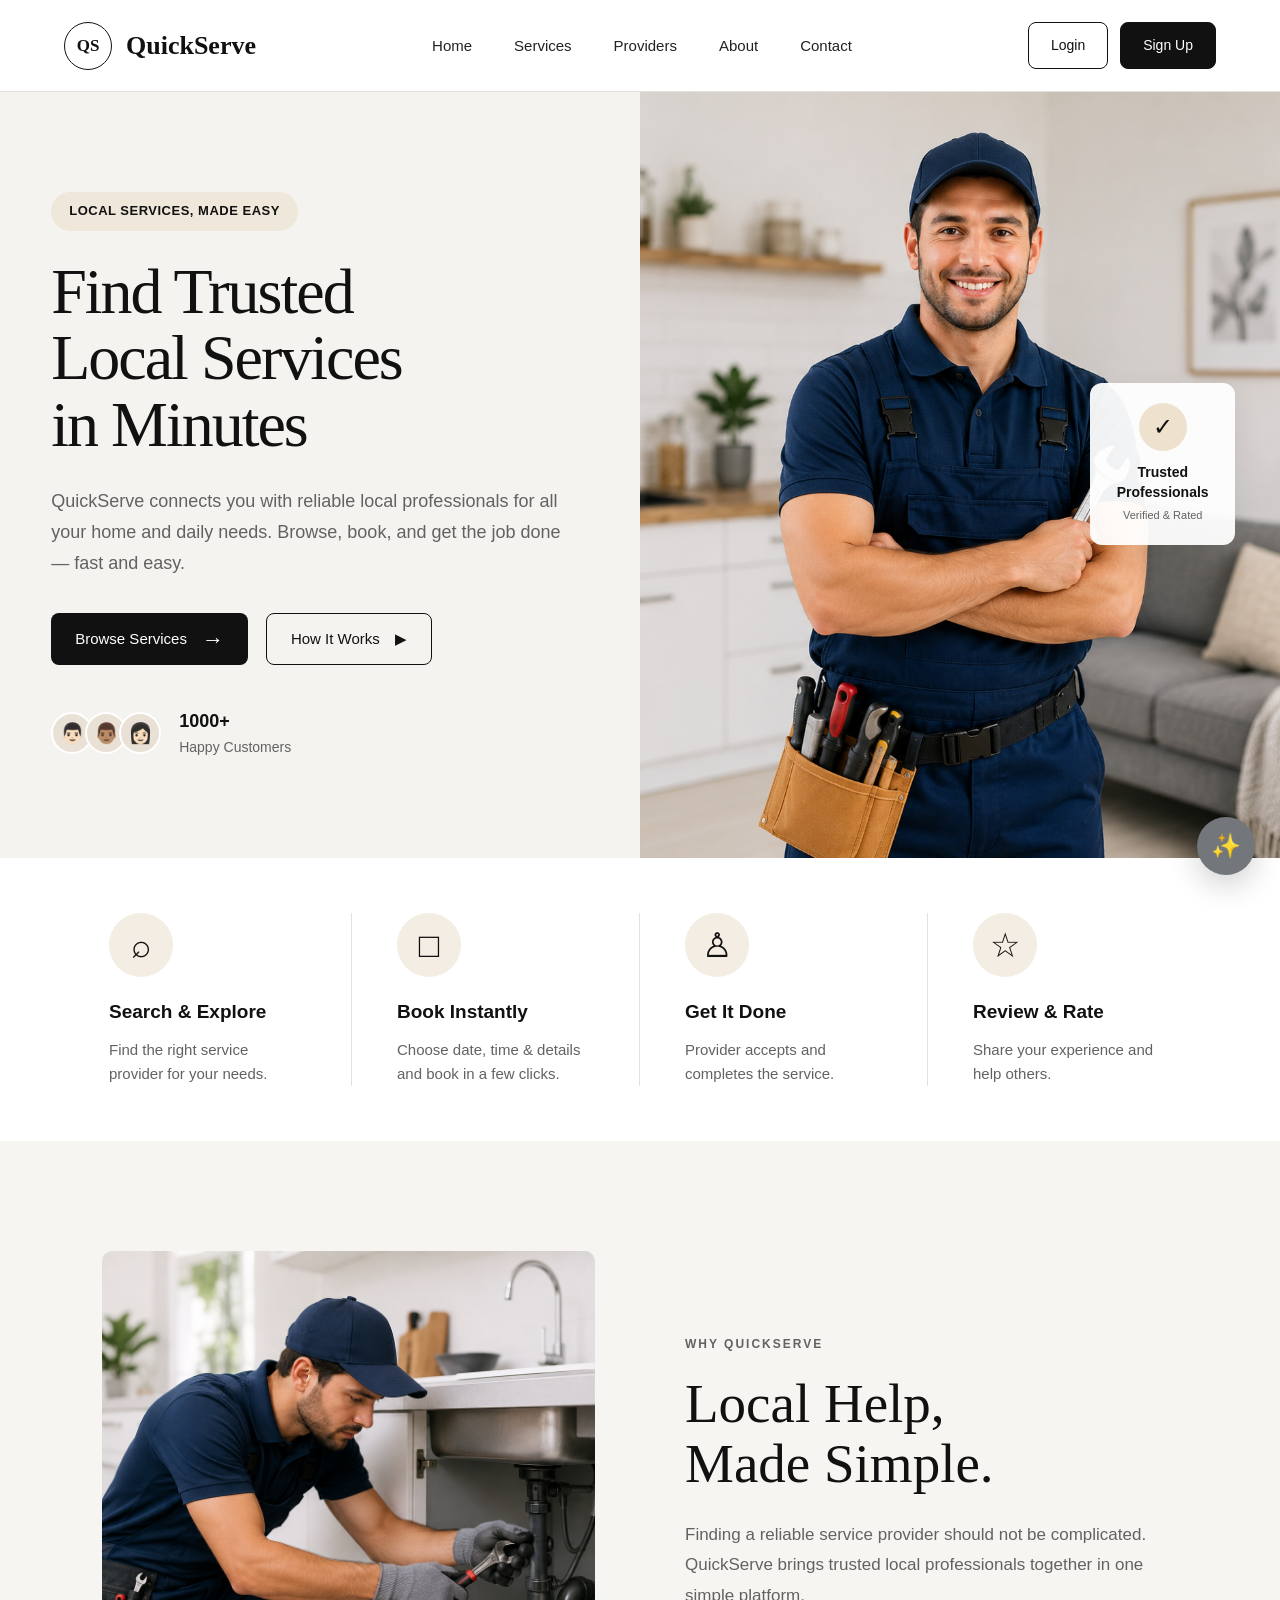
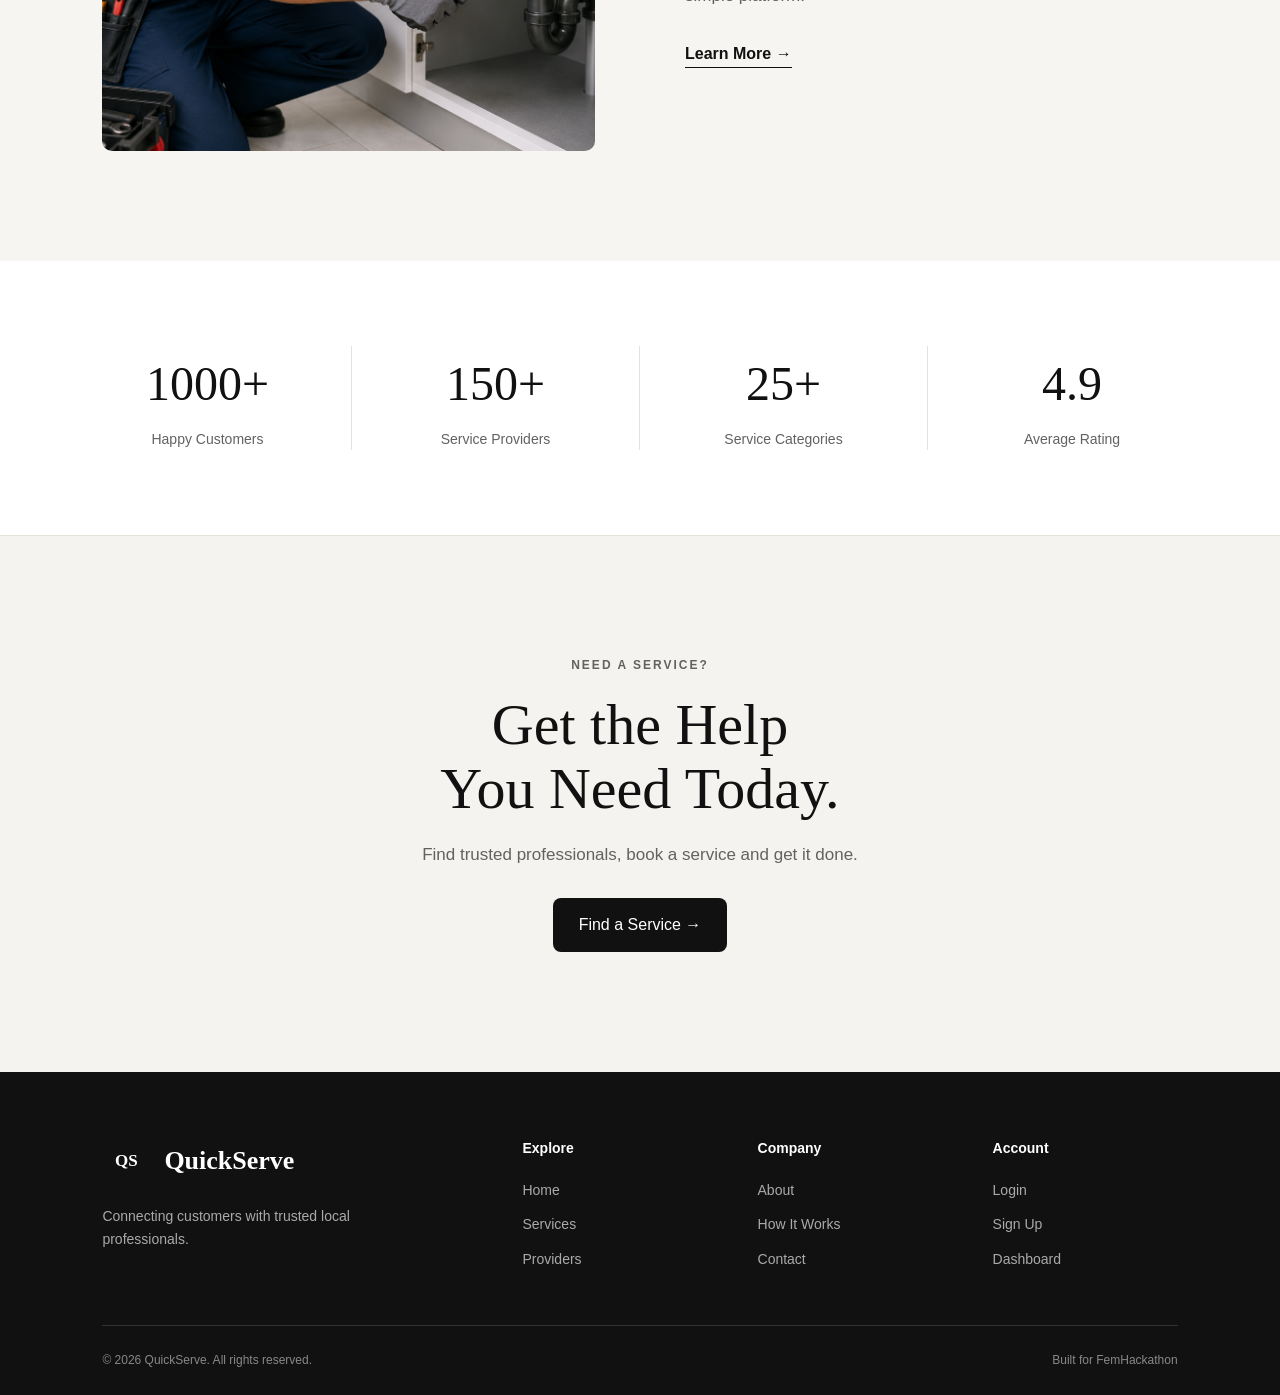
<file: index.html>
</html><!DOCTYPE html>
<html lang="en">
<head>
    <meta charset="UTF-8">
    <meta name="viewport" content="width=device-width, initial-scale=1.0">

    <title>QuickServe | Local Services</title>
<link rel="stylesheet" href="chatboss.css">
    <link rel="stylesheet" href="style.css">
</head>

<body>

<!-- ================= NAVBAR ================= -->

<header>
  <nav class="navbar">

    <!-- Logo -->
    <a href="index.html" class="logo">
        <span class="logo-circle">QS</span>
        <span>QuickServe</span>
    </a>


    <!-- Hamburger -->
    <input type="checkbox" id="menu-toggle">

    <label for="menu-toggle" class="hamburger">
        ☰
    </label>


    <!-- Navigation -->
    <ul class="nav-links">

        <li>
            <a href="index.html">Home</a>
        </li>

        <li>
            <a href="services.html">Services</a>
        </li>

        <li>
            <a href="providers.html">Providers</a>
        </li>

        <li>
            <a href="about.html">About</a>
        </li>

        <li>
            <a href="index.html#contact">Contact</a>
        </li>

    </ul>


    <!-- Auth -->
    <div class="auth-buttons">

        <a href="login.html" class="login-btn">
            Login
        </a>

        <a href="signup.html" class="signup-btn">
            Sign Up
        </a>

    </div>

</nav>
</header>





<!-- ================= HERO ================= -->

<section class="hero" id="home">

    <div class="hero-content">


        <!-- LEFT SIDE -->

        <div class="hero-text">

            <span class="eyebrow">
                LOCAL SERVICES, MADE EASY
            </span>


            <h1>
                Find Trusted
                <br>
                Local Services
                <br>
                in Minutes
            </h1>


            <p class="hero-description">
                QuickServe connects you with reliable local
                professionals for all your home and daily needs.
                Browse, book, and get the job done — fast and easy.
            </p>


            <!-- Buttons -->

            <div class="hero-buttons">

                <a href="services.html" class="primary-btn">
                    Browse Services
                    <span>→</span>
                </a>

                <a href="#about" class="secondary-btn">
                    How It Works
                    <span>▶</span>
                </a>

            </div>


            <!-- Customers -->

            <div class="customers">

                <div class="avatars">

                    <span>👨🏻</span>
                    <span>👨🏽</span>
                    <span>👩🏻</span>

                </div>

                <div>

                    <strong>1000+</strong>

                    <p>
                        Happy Customers
                    </p>

                </div>

            </div>

        </div>



        <!-- RIGHT IMAGE -->

        <div class="hero-image">

            <img
                src="header image.png"
                alt="QuickServe service professional"
            >


            <!-- Floating Badge -->

            <div class="trusted-badge">

                <div class="badge-icon">
                    ✓
                </div>

                <strong>
                    Trusted
                    <br>
                    Professionals
                </strong>

                <span>
                    Verified & Rated
                </span>

            </div>

        </div>

    </div>

</section>



<!-- ================= HOW IT WORKS ================= -->

<section class="steps" id="services">

    <div class="step">

        <div class="step-icon">
            ⌕
        </div>

        <h3>
            Search & Explore
        </h3>

        <p>
            Find the right service
            provider for your needs.
        </p>

    </div>



    <div class="step">

        <div class="step-icon">
            □
        </div>

        <h3>
            Book Instantly
        </h3>

        <p>
            Choose date, time & details
            and book in a few clicks.
        </p>

    </div>



    <div class="step">

        <div class="step-icon">
            ♙
        </div>

        <h3>
            Get It Done
        </h3>

        <p>
            Provider accepts and
            completes the service.
        </p>

    </div>



    <div class="step">

        <div class="step-icon">
            ☆
        </div>

        <h3>
            Review & Rate
        </h3>

        <p>
            Share your experience
            and help others.
        </p>

    </div>

</section>



<!-- ================= ABOUT ================= -->

<section class="about" id="about">

    <div class="about-image">

        <img
            src="about services.png"
            alt="Professional service"
        >

    </div>


    <div class="about-content">

        <span class="section-label">
            WHY QUICKSERVE
        </span>

        <h2>
            Local Help,
            <br>
            Made Simple.
        </h2>

        <p>
            Finding a reliable service provider should
            not be complicated. QuickServe brings trusted
            local professionals together in one simple
            platform.
        </p>

        <a href="#" class="text-link">
            Learn More →
        </a>

    </div>

</section>



<!-- ================= STATS ================= -->

<section class="stats">

    <div class="stat">

        <h2>1000+</h2>

        <p>
            Happy Customers
        </p>

    </div>


    <div class="stat">

        <h2>150+</h2>

        <p>
            Service Providers
        </p>

    </div>


    <div class="stat">

        <h2>25+</h2>

        <p>
            Service Categories
        </p>

    </div>


    <div class="stat">

        <h2>4.9</h2>

        <p>
            Average Rating
        </p>

    </div>

</section>



<!-- ================= CTA ================= -->

<section class="cta" id="contact">

    <div class="cta-content">

        <span>
            NEED A SERVICE?
        </span>

        <h2>
            Get the Help
            <br>
            You Need Today.
        </h2>

        <p>
            Find trusted professionals,
            book a service and get it done.
        </p>

        <a href="#services" class="cta-btn">
            Find a Service →
        </a>

    </div>

</section>



<!-- ================= FOOTER ================= -->

<footer>

    <div class="footer-top">


        <div class="footer-brand">

            <a href="#" class="logo">

                <span class="logo-circle">
                    QS
                </span>

                <span>
                    QuickServe
                </span>

            </a>

            <p>
                Connecting customers with
                trusted local professionals.
            </p>

        </div>


        <div class="footer-column">

            <h4>
                Explore
            </h4>

            <a href="#home">
                Home
            </a>

            <a href="#services">
                Services
            </a>

            <a href="#providers">
                Providers
            </a>

        </div>


        <div class="footer-column">

            <h4>
                Company
            </h4>

            <a href="#about">
                About
            </a>

            <a href="#">
                How It Works
            </a>

            <a href="#contact">
                Contact
            </a>

        </div>


        <div class="footer-column">

            <h4>
                Account
            </h4>

            <a href="#">
                Login
            </a>

            <a href="#">
                Sign Up
            </a>

            <a href="#">
                Dashboard
            </a>

        </div>

    </div>


    <div class="footer-bottom">

        <p>
            © 2026 QuickServe. All rights reserved.
        </p>

        <p>
            Built for FemHackathon
        </p>

    </div>

</footer>

<!-- AI CHATBOT -->
<div class="ai-chat">

    <button class="ai-button" id="aiButton">
        ✨
    </button>

    <div class="chat-box" id="chatBox">

        <div class="chat-header">
            <div>
                <strong>QuickServe AI</strong>
                <small>Service Assistant</small>
            </div>

            <button id="closeChat">×</button>
        </div>

        <div class="chat-messages" id="chatMessages">
            <div class="bot-message">
                Hi! 👋 Tell me what service you need and I'll help you find the right category.
            </div>
        </div>

        <form class="chat-input" id="chatForm">

            <input
                type="text"
                id="chatInput"
                placeholder="Describe your problem..."
                required
            >

            <button type="submit">→</button>

        </form>

    </div>

</div>

<script src="chatbos.js"></script>


</body>
</html>
</file>
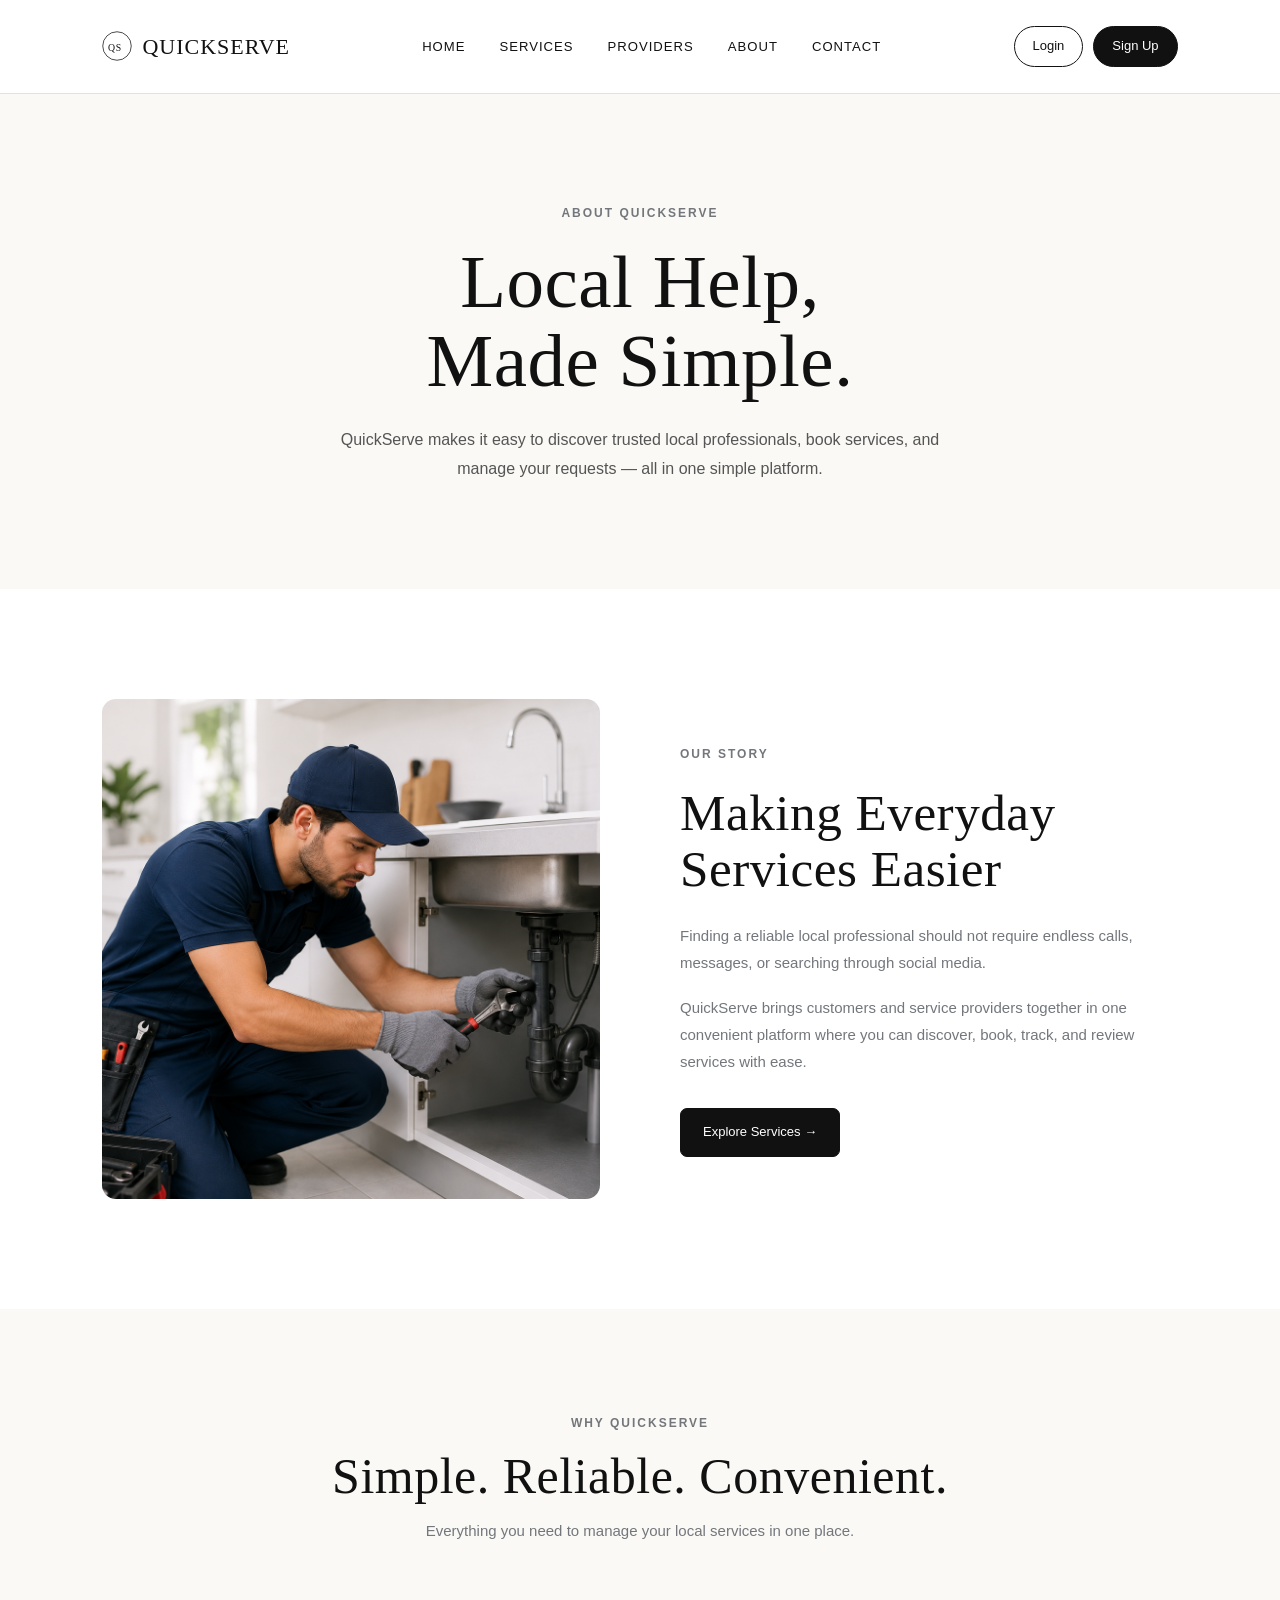
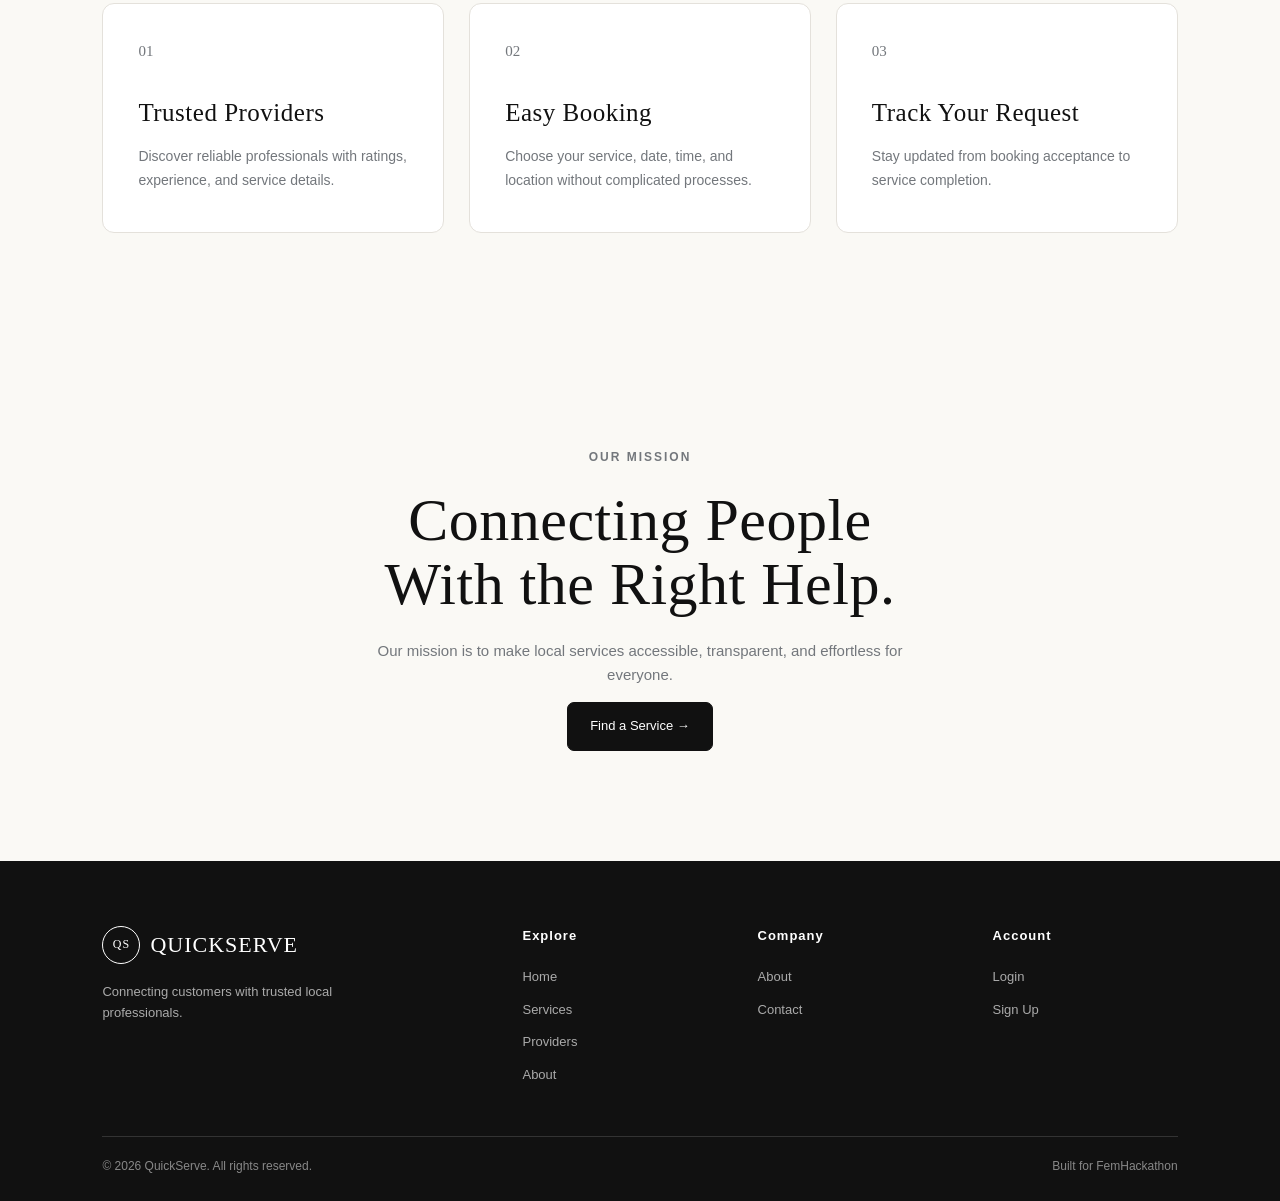
<file: about.html>
<!DOCTYPE html>
<html lang="en">
<head>
    <meta charset="UTF-8">
    <meta name="viewport" content="width=device-width, initial-scale=1.0">

    <title>QuickServe | About Us</title>

    <link rel="stylesheet" href="about.css">
</head>

<body>


    <header>

    <nav class="nav-link">


        <!-- MOBILE MENU -->

        <input
            type="checkbox"
            id="menu-toggle"
        >


        <label
            for="menu-toggle"
            class="hamburger"
        >
            ☰
        </label>



        <!-- LOGO -->

        <a href="index.html" class="logo">

            <svg
                width="30"
                height="30"
                viewBox="0 0 40 40"
                fill="none"
            >

                <circle
                    cx="20"
                    cy="20"
                    r="19"
                    stroke="#111"
                    stroke-width="1"
                />

                <text
                    x="8"
                    y="26"
                    font-family="Georgia, serif"
                    font-size="13"
                    fill="#111"
                >
                    QS
                </text>

            </svg>

            QuickServe

        </a>



        <!-- NAV LINKS -->

        <ul class="nav-links">

            <li>
                <a href="index.html">
                    Home
                </a>
            </li>

            <li>
                <a href="services.html">
                    Services
                </a>
            </li>

            <li>
                <a href="providers.html">
                    Providers
                </a>
            </li>

            <li>
                <a href="about.html">
                    About
                </a>
            </li>

            <li>
                <a href="#contact">Contact</a>
            </li>

        </ul>



        <!-- LOGIN / SIGN UP -->

        <div class="auth-buttons">

            <a
                href="login.html"
                class="login-btn"
            >
                Login
            </a>

            <a
                href="signup.html"
                class="signup-btn"
            >
                Sign Up
            </a>

        </div>


    </nav>

</header>


    <!-- ================= ABOUT HERO ================= -->

    <section class="about-hero">

        <div class="about-hero-content">

            <span class="eyebrow">
                ABOUT QUICKSERVE
            </span>

            <h1>
                Local Help,
                <br>
                Made Simple.
            </h1>

            <p>
                QuickServe makes it easy to discover trusted local
                professionals, book services, and manage your
                requests — all in one simple platform.
            </p>

        </div>

    </section>


    <!-- ================= ABOUT STORY ================= -->

    <section class="about-story">

        <div class="about-image">

            <img
                src="about services.png"
                alt="QuickServe professional service"
            >

        </div>


        <div class="about-content">

            <span class="section-label">
                OUR STORY
            </span>

            <h2>
                Making Everyday
                <br>
                Services Easier
            </h2>

            <p>
                Finding a reliable local professional should not
                require endless calls, messages, or searching
                through social media.
            </p>

            <p>
                QuickServe brings customers and service providers
                together in one convenient platform where you can
                discover, book, track, and review services with ease.
            </p>

            <a href="services.html" class="about-btn">
                Explore Services →
            </a>

        </div>

    </section>


    <!-- ================= WHY QUICKSERVE ================= -->

    <section class="why-section">

        <div class="section-heading">

            <span>
                WHY QUICKSERVE
            </span>

            <h2>
                Simple. Reliable. Convenient.
            </h2>

            <p>
                Everything you need to manage your local services
                in one place.
            </p>

        </div>


        <div class="why-grid">

            <div class="why-card">

                <div class="why-number">
                    01
                </div>

                <h3>
                    Trusted Providers
                </h3>

                <p>
                    Discover reliable professionals with ratings,
                    experience, and service details.
                </p>

            </div>


            <div class="why-card">

                <div class="why-number">
                    02
                </div>

                <h3>
                    Easy Booking
                </h3>

                <p>
                    Choose your service, date, time, and location
                    without complicated processes.
                </p>

            </div>


            <div class="why-card">

                <div class="why-number">
                    03
                </div>

                <h3>
                    Track Your Request
                </h3>

                <p>
                    Stay updated from booking acceptance to
                    service completion.
                </p>

            </div>

        </div>

    </section>


    <!-- ================= MISSION ================= -->

    <section class="mission">

        <div class="mission-content">

            <span class="section-label">
                OUR MISSION
            </span>

            <h2>
                Connecting People
                <br>
                With the Right Help.
            </h2>

            <p>
                Our mission is to make local services accessible,
                transparent, and effortless for everyone.
            </p>

            <a href="services.html" class="mission-btn">
                Find a Service →
            </a>

        </div>

    </section>


    <!-- ================= FOOTER ================= -->

   <!-- ================= FOOTER ================= -->

<footer id="contact">

    <div class="footer-content">

        <div class="footer-brand">

            <div class="logo">
                <span>QS</span>
                QuickServe
            </div>

            <p>
                Connecting customers with trusted
                local professionals.
            </p>

        </div>


        <div class="footer-column">

            <h4>Explore</h4>

            <a href="index.html">
                Home
            </a>

            <a href="services.html">
                Services
            </a>

            <a href="providers.html">
                Providers
            </a>

            <a href="about.html">
                About
            </a>

        </div>


        <div class="footer-column">

            <h4>Company</h4>

            <a href="about.html">
                About
            </a>

            <a href="about.html#contact">
                Contact
            </a>

        </div>


        <div class="footer-column">

            <h4>Account</h4>

            <a href="login.html">
                Login
            </a>

            <a href="signup.html">
                Sign Up
            </a>

        </div>

    </div>


    <div class="footer-bottom">

        <p>
            © 2026 QuickServe. All rights reserved.
        </p>

        <p>
            Built for FemHackathon
        </p>

    </div>

</footer>

</body>
</html>
</file>
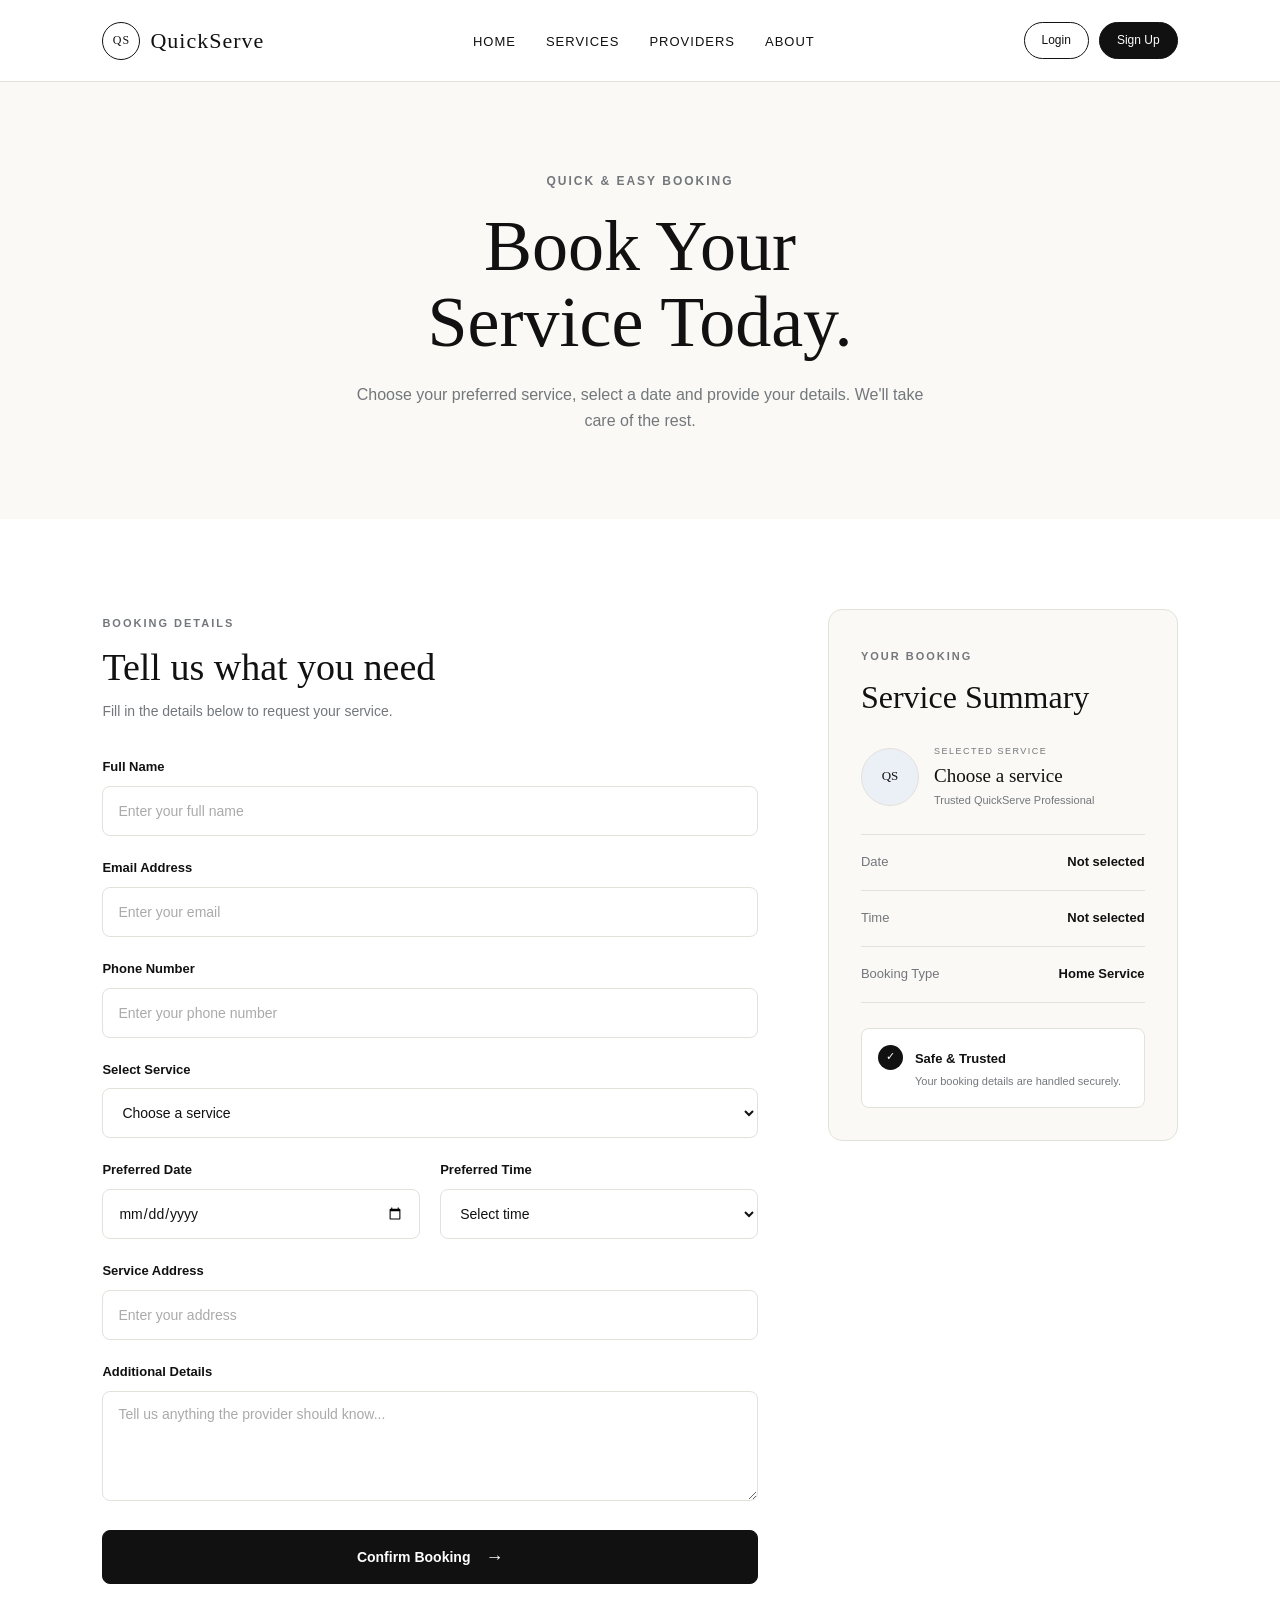
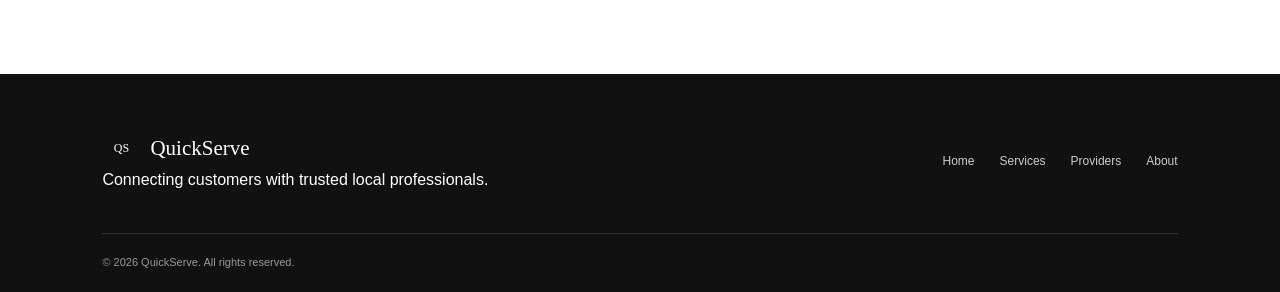
<file: booking.html>
<!DOCTYPE html>
<html lang="en">
<head>
    <meta charset="UTF-8">
    <meta name="viewport" content="width=device-width, initial-scale=1.0">

    <title>QuickServe - Book a Service</title>

    <link rel="stylesheet" href="booking.css">
</head>

<body>

<!-- ================= NAVBAR ================= -->

<header>

    <nav class="navbar">

        <a href="index.html" class="logo">
            <span class="logo-circle">QS</span>
            <span>QuickServe</span>
        </a>

        <ul class="nav-links">
            <li>
                <a href="index.html">Home</a>
            </li>

            <li>
                <a href="services.html">Services</a>
            </li>

            <li>
                <a href="providers.html">Providers</a>
            </li>

            <li>
                <a href="about.html">About</a>
            </li>
        </ul>

        <div class="auth-buttons">

            <a href="login.html" class="login-btn">
                Login
            </a>

            <a href="signup.html" class="signup-btn">
                Sign Up
            </a>

        </div>

        <input type="checkbox" id="menu-toggle">

        <label for="menu-toggle" class="hamburger">
            ☰
        </label>

    </nav>

</header>


<!-- ================= BOOKING HERO ================= -->

<section class="booking-hero">

    <div class="booking-heading">

        <span>
            QUICK & EASY BOOKING
        </span>

        <h1>
            Book Your
            <br>
            Service Today.
        </h1>

        <p>
            Choose your preferred service, select a date and
            provide your details. We'll take care of the rest.
        </p>

    </div>

</section>


<!-- ================= BOOKING SECTION ================= -->

<section class="booking-section">

    <div class="booking-container">


        <!-- LEFT : FORM -->

        <div class="booking-form">

            <span class="section-label">
                BOOKING DETAILS
            </span>

            <h2>
                Tell us what you need
            </h2>

            <p class="form-description">
                Fill in the details below to request your service.
            </p>


            <form id="bookingForm">


                <!-- NAME -->

                <div class="form-group">

                    <label for="name">
                        Full Name
                    </label>

                    <input
                        type="text"
                        id="name"
                        placeholder="Enter your full name"
                        required
                    >

                </div>


                <!-- EMAIL -->

                <div class="form-group">

                    <label for="email">
                        Email Address
                    </label>

                    <input
                        type="email"
                        id="email"
                        placeholder="Enter your email"
                        required
                    >

                </div>


                <!-- PHONE -->

                <div class="form-group">

                    <label for="phone">
                        Phone Number
                    </label>

                    <input
                        type="tel"
                        id="phone"
                        placeholder="Enter your phone number"
                        required
                    >

                </div>


                <!-- SERVICE -->

                <div class="form-group">

                    <label for="service">
                        Select Service
                    </label>

                    <select id="service" required>

                        <option value="">
                            Choose a service
                        </option>

                        <option value="Home Cleaning">
                            Home Cleaning
                        </option>

                        <option value="Electrician">
                            Electrician
                        </option>

                        <option value="Plumbing">
                            Plumbing
                        </option>

                        <option value="AC Repair">
                            AC Repair
                        </option>

                        <option value="Beauty & Salon">
                            Beauty & Salon
                        </option>

                        <option value="Painting">
                            Painting
                        </option>

                        <option value="Home Tutor">
                            Home Tutor
                        </option>

                        <option value="Appliance Repair">
                            Appliance Repair
                        </option>

                    </select>

                </div>


                <!-- DATE + TIME -->

                <div class="form-row">

                    <div class="form-group">

                        <label for="date">
                            Preferred Date
                        </label>

                        <input
                            type="date"
                            id="date"
                            required
                        >

                    </div>


                    <div class="form-group">

                        <label for="time">
                            Preferred Time
                        </label>

                        <select id="time" required>

                            <option value="">
                                Select time
                            </option>

                            <option>
                                09:00 AM
                            </option>

                            <option>
                                11:00 AM
                            </option>

                            <option>
                                01:00 PM
                            </option>

                            <option>
                                03:00 PM
                            </option>

                            <option>
                                05:00 PM
                            </option>

                            <option>
                                07:00 PM
                            </option>

                        </select>

                    </div>

                </div>


                <!-- ADDRESS -->

                <div class="form-group">

                    <label for="address">
                        Service Address
                    </label>

                    <input
                        type="text"
                        id="address"
                        placeholder="Enter your address"
                        required
                    >

                </div>


                <!-- MESSAGE -->

                <div class="form-group">

                    <label for="message">
                        Additional Details
                    </label>

                    <textarea
                        id="message"
                        rows="5"
                        placeholder="Tell us anything the provider should know..."
                    ></textarea>

                </div>


                <!-- BUTTON -->

                <button
                    type="submit"
                    class="confirm-btn"
                >

                    Confirm Booking

                    <span>→</span>

                </button>

            </form>

        </div>



        <!-- RIGHT : SUMMARY -->

        <aside class="booking-summary">

            <span class="section-label">
                YOUR BOOKING
            </span>

            <h2>
                Service Summary
            </h2>


            <div class="summary-card">

                <div class="summary-icon">
                    QS
                </div>

                <div class="summary-info">

                    <span>
                        SELECTED SERVICE
                    </span>

                    <h3 id="summaryService">
                        Choose a service
                    </h3>

                    <p>
                        Trusted QuickServe Professional
                    </p>

                </div>

            </div>


            <div class="summary-line">

                <span>
                    Date
                </span>

                <strong id="summaryDate">
                    Not selected
                </strong>

            </div>


            <div class="summary-line">

                <span>
                    Time
                </span>

                <strong id="summaryTime">
                    Not selected
                </strong>

            </div>


            <div class="summary-line">

                <span>
                    Booking Type
                </span>

                <strong>
                    Home Service
                </strong>

            </div>


            <div class="secure-box">

                <span class="secure-icon">
                    ✓
                </span>

                <div>

                    <strong>
                        Safe & Trusted
                    </strong>

                    <p>
                        Your booking details are handled securely.
                    </p>

                </div>

            </div>

        </aside>

    </div>

</section>


<!-- ================= FOOTER ================= -->

<footer>

    <div class="footer-content">

        <div>

            <div class="footer-logo">
                <span class="logo-circle">
                    QS
                </span>

                QuickServe
            </div>

            <p>
                Connecting customers with trusted
                local professionals.
            </p>

        </div>


        <div class="footer-links">

            <a href="index.html">
                Home
            </a>

            <a href="services.html">
                Services
            </a>

            <a href="providers.html">
                Providers
            </a>

            <a href="about.html">
                About
            </a>

        </div>

    </div>


    <div class="footer-bottom">

        © 2026 QuickServe. All rights reserved.

    </div>

</footer>


<script src="booking.js">
</script>

</body>
</html>
</file>
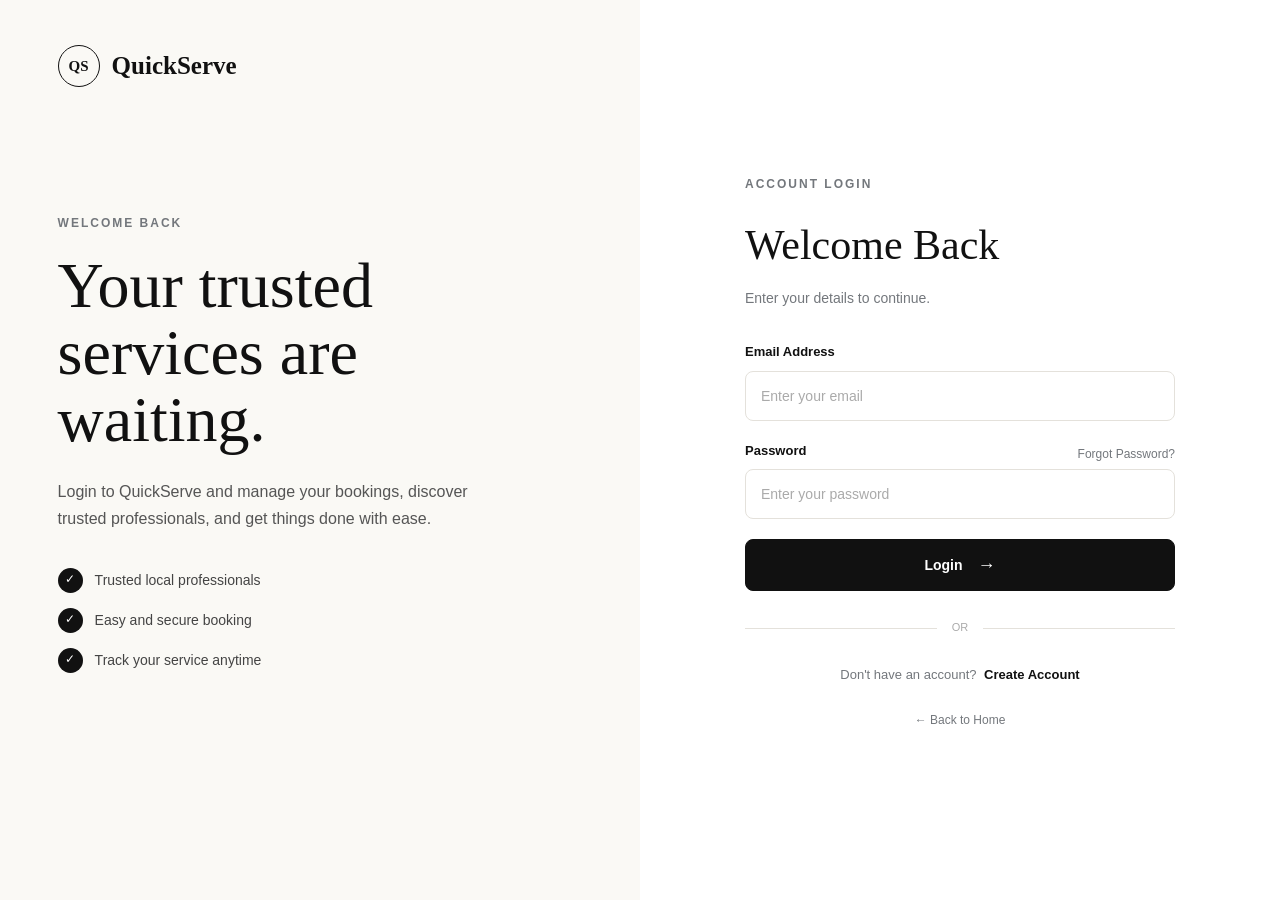
<file: login.html>
<!DOCTYPE html>
<html lang="en">
<head>
    <meta charset="UTF-8">
    <meta name="viewport" content="width=device-width, initial-scale=1.0">

    <title>QuickServe - Login</title>

    <link rel="stylesheet" href="auth.css">
</head>

<body>
<script src="auth.js"></script>
    <main class="auth-page">

        <!-- LEFT SIDE -->
        <section class="auth-info">

            <div class="brand">

                <div class="brand-logo">
                    QS
                </div>

                <span>QuickServe</span>

            </div>


            <div class="info-content">

                <span class="label">
                    WELCOME BACK
                </span>

                <h1>
                    Your trusted
                    services are
                    waiting.
                </h1>

                <p>
                    Login to QuickServe and manage your bookings,
                    discover trusted professionals, and get things
                    done with ease.
                </p>


                <div class="info-points">

                    <div>
                        <span>✓</span>
                        <p>Trusted local professionals</p>
                    </div>

                    <div>
                        <span>✓</span>
                        <p>Easy and secure booking</p>
                    </div>

                    <div>
                        <span>✓</span>
                        <p>Track your service anytime</p>
                    </div>

                </div>

            </div>

        </section>


        <!-- RIGHT SIDE -->
        <section class="auth-box">

            <div class="form-container">

                <span class="form-label">
                    ACCOUNT LOGIN
                </span>


                <h2>
                    Welcome Back
                </h2>


                <p class="form-subtitle">
                    Enter your details to continue.
                </p>


                <form>

                    <!-- EMAIL -->

                    <div class="input-group">

                        <label for="email">
                            Email Address
                        </label>

                        <input
                            type="email"
                            id="email"
                            placeholder="Enter your email"
                            required
                        >

                    </div>


                    <!-- PASSWORD -->

                    <div class="input-group">

                        <div class="password-label">

                            <label for="password">
                                Password
                            </label>

                            <a href="#">
                                Forgot Password?
                            </a>

                        </div>


                        <input
                            type="password"
                            id="password"
                            placeholder="Enter your password"
                            required
                        >

                    </div>


                    <!-- LOGIN BUTTON -->

                    <button
                        type="submit"
                        class="auth-btn"
                    >

                        Login

                        <span>→</span>

                    </button>

                </form>


                <!-- DIVIDER -->

                <div class="divider">
                    <span>OR</span>
                </div>


                <!-- SIGN UP LINK -->

                <p class="switch-text">

                    Don't have an account?

                    <a href="signup.html">
                        Create Account
                    </a>

                </p>


                <!-- HOME -->

                <a
                    href="index.html"
                    class="back-home"
                >
                    ← Back to Home
                </a>

            </div>

        </section>

    </main>

</body>
</html>
</file>
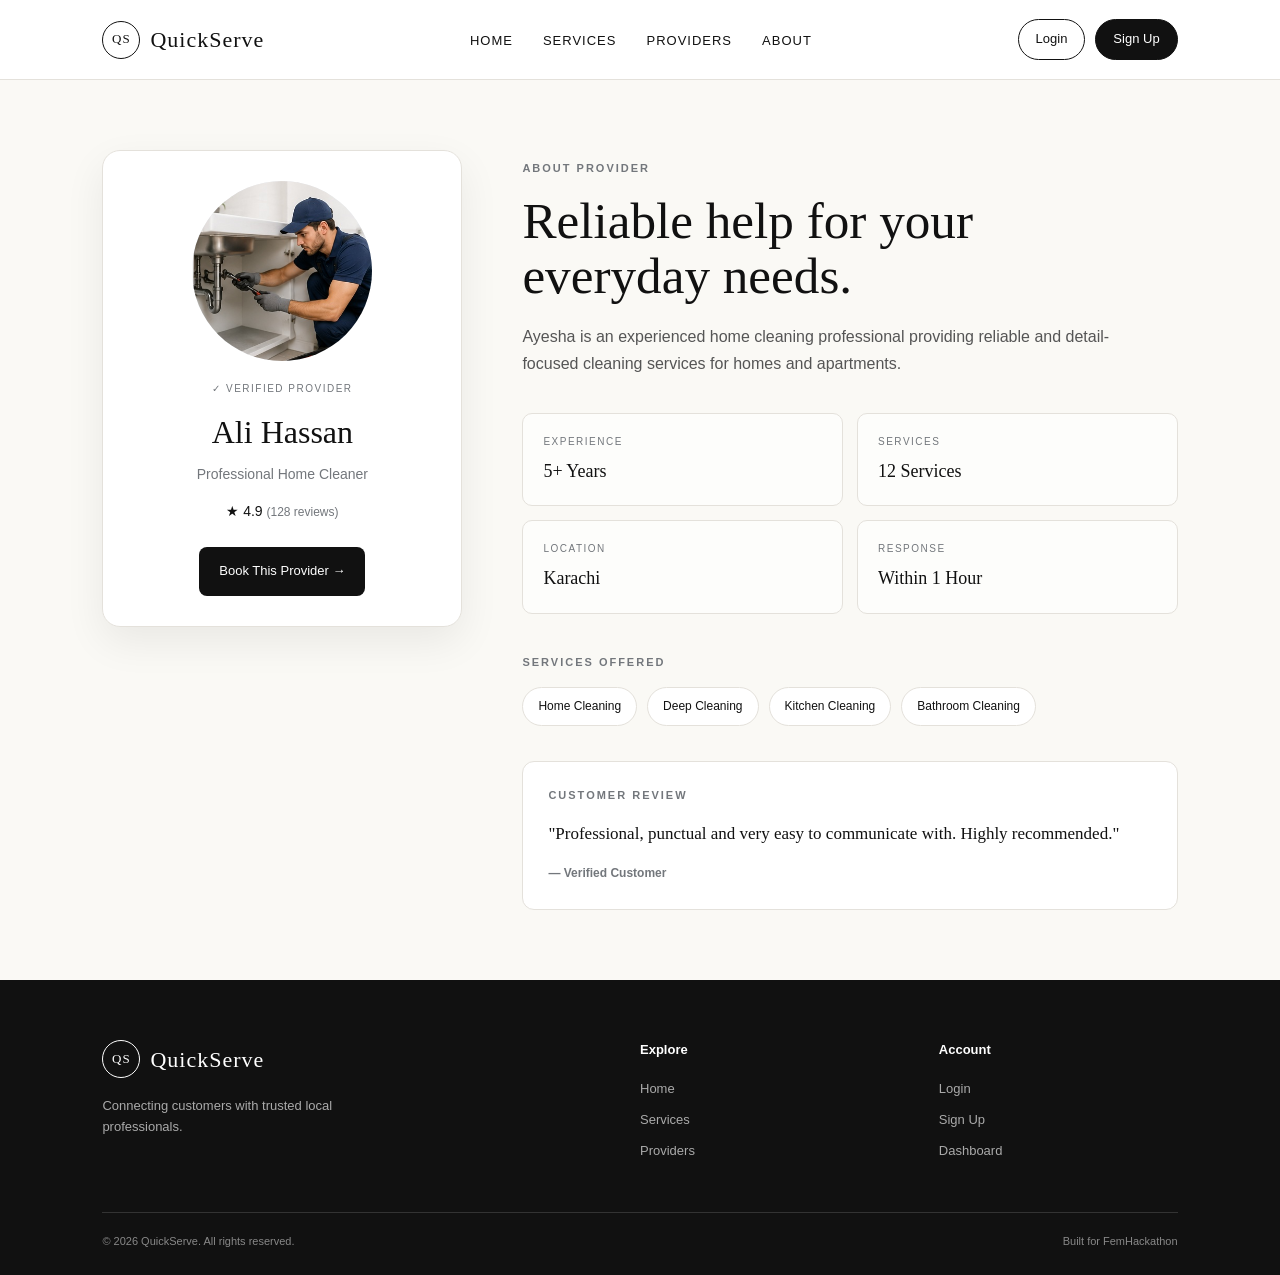
<file: profile1.html>
<!DOCTYPE html>
<html lang="en">
<head>
    <meta charset="UTF-8">
    <meta name="viewport" content="width=device-width, initial-scale=1.0">

    <title>QuickServe | Provider Profile</title>

    <link rel="stylesheet" href="profile.css">
</head>

<body>

<!-- ================= NAVBAR ================= -->

<header>
    <nav class="navbar">

        <a href="index.html" class="logo">
            <span class="logo-circle">QS</span>
            <span>QuickServe</span>
        </a>

        <ul class="nav-links">
            <li><a href="index.html">Home</a></li>
            <li><a href="services.html">Services</a></li>
            <li><a href="providers.html">Providers</a></li>
            <li><a href="about.html">About</a></li>
        </ul>

        <div class="auth-buttons">
            <a href="login.html" class="login-btn">Login</a>
            <a href="signup.html" class="signup-btn">Sign Up</a>
        </div>

        <input type="checkbox" id="menu-toggle">

        <label for="menu-toggle" class="hamburger">
            ☰
        </label>

    </nav>
</header>

<!-- ================= PROFILE ================= -->

<main class="profile-page">

    <div class="profile-container">

        <!-- LEFT -->

        <section class="profile-card">

            <div class="profile-image">
                <img src="plumbing.jpg"
                     alt="">
            </div>

            <span class="verified">
                ✓ VERIFIED PROVIDER
            </span>

            <h1>Ali Hassan</h1>

            <p class="profession">
                Professional Home Cleaner
            </p>

            <div class="rating">
                ★ 4.9
                <span>(128 reviews)</span>
            </div>

            <a href="booking.html" class="booking-btn">
                Book This Provider →
            </a>

        </section>


        <!-- RIGHT -->

        <section class="profile-info">

            <span class="section-label">
                ABOUT PROVIDER
            </span>

            <h2>
                Reliable help for
                your everyday needs.
            </h2>

            <p>
                Ayesha is an experienced home cleaning professional
                providing reliable and detail-focused cleaning
                services for homes and apartments.
            </p>


            <!-- INFO -->

            <div class="info-grid">

                <div class="info-box">
                    <span>EXPERIENCE</span>
                    <strong>5+ Years</strong>
                </div>

                <div class="info-box">
                    <span>SERVICES</span>
                    <strong>12 Services</strong>
                </div>

                <div class="info-box">
                    <span>LOCATION</span>
                    <strong>Karachi</strong>
                </div>

                <div class="info-box">
                    <span>RESPONSE</span>
                    <strong>Within 1 Hour</strong>
                </div>

            </div>


            <!-- SERVICES -->

            <div class="services-list">

                <span class="section-label">
                    SERVICES OFFERED
                </span>

                <div class="service-tags">

                    <span>Home Cleaning</span>
                    <span>Deep Cleaning</span>
                    <span>Kitchen Cleaning</span>
                    <span>Bathroom Cleaning</span>

                </div>

            </div>


            <!-- REVIEWS -->

            <div class="review-box">

                <span class="section-label">
                    CUSTOMER REVIEW
                </span>

                <p>
                    "Professional, punctual and very easy to
                    communicate with. Highly recommended."
                </p>

                <strong>
                    — Verified Customer
                </strong>

            </div>

        </section>

    </div>

</main>




     <!-- ================= FOOTER ================= -->

    <footer>

        <div class="footer-content">

            <div class="footer-brand">

                <a href="index.html" class="logo">
                    <span class="logo-circle">
                        QS
                    </span>

                    <span>
                        QuickServe
                    </span>
                </a>

                <p>
                    Connecting customers with trusted
                    local professionals.
                </p>

            </div>


            <div class="footer-column">

                <h4>
                    Explore
                </h4>

                <a href="index.html">
                    Home
                </a>

                <a href="services.html">
                    Services
                </a>

                <a href="providers.html">
                    Providers
                </a>

            </div>


            <div class="footer-column">

                <h4>
                    Account
                </h4>

                <a href="login.html">
                    Login
                </a>

                <a href="signup.html">
                    Sign Up
                </a>

                <a href="#">
                    Dashboard
                </a>

            </div>

        </div>


        <div class="footer-bottom">

            <p>
                © 2026 QuickServe. All rights reserved.
            </p>

            <p>
                Built for FemHackathon
            </p>

        </div>

    </footer>




</body>
</html>
</file>
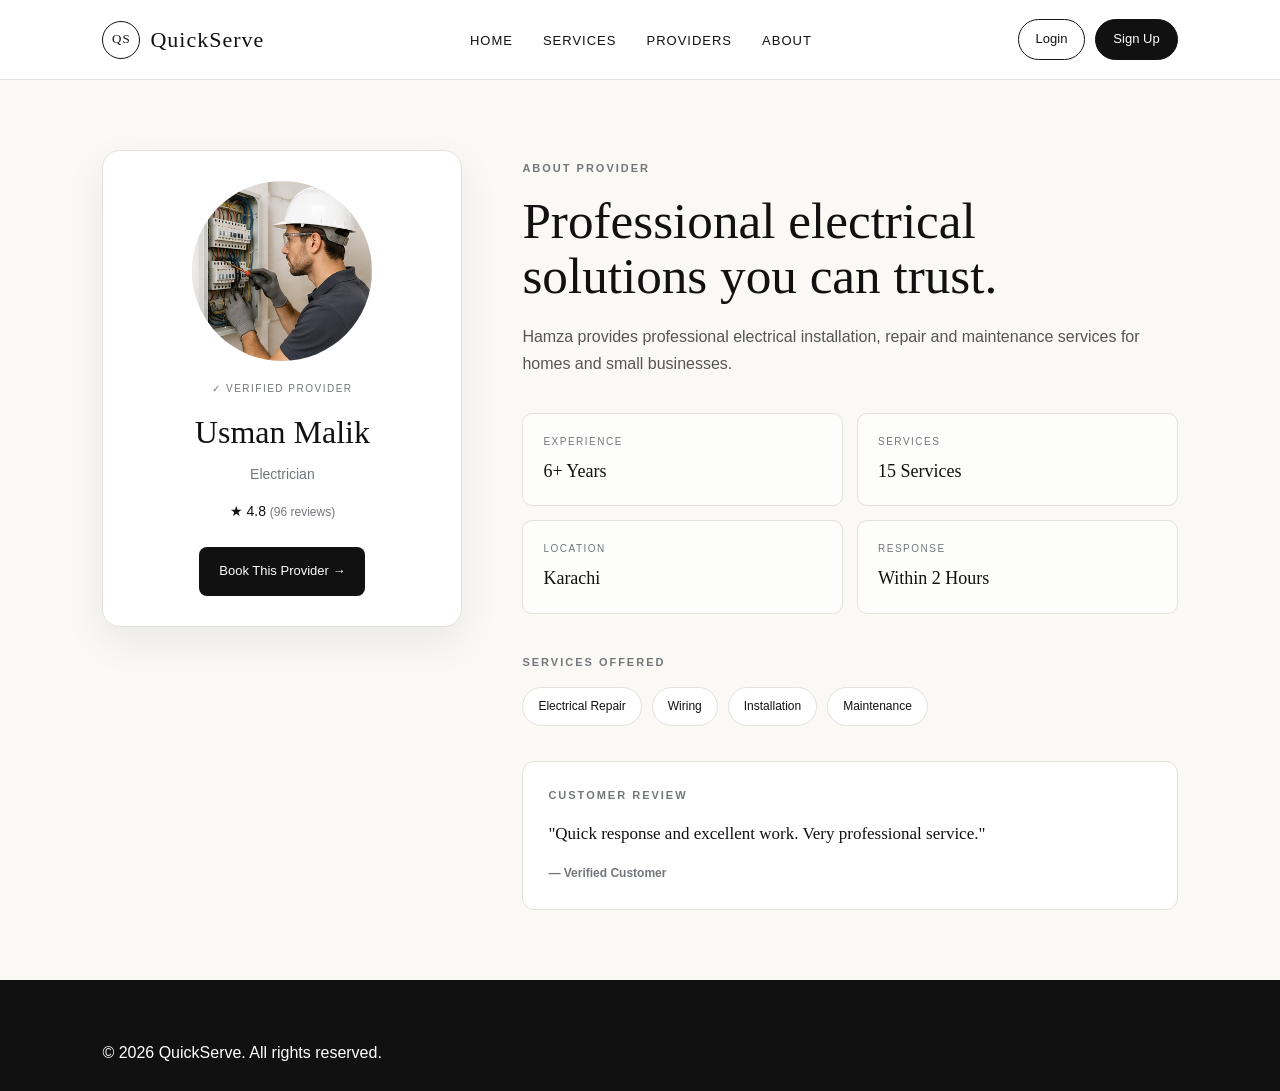
<file: profile2.html>
<!DOCTYPE html>
<html lang="en">
<head>
    <meta charset="UTF-8">
    <meta name="viewport" content="width=device-width, initial-scale=1.0">

    <title>QuickServe | Provider Profile</title>

    <link rel="stylesheet" href="profile.css">
</head>

<body>

<header>
    <nav class="navbar">

        <a href="index.html" class="logo">
            <span class="logo-circle">QS</span>
            <span>QuickServe</span>
        </a>

        <ul class="nav-links">
            <li><a href="index.html">Home</a></li>
            <li><a href="services.html">Services</a></li>
            <li><a href="providers.html">Providers</a></li>
            <li><a href="about.html">About</a></li>
        </ul>

        <div class="auth-buttons">
            <a href="login.html" class="login-btn">Login</a>
            <a href="signup.html" class="signup-btn">Sign Up</a>
        </div>

        <input type="checkbox" id="menu-toggle">

        <label for="menu-toggle" class="hamburger">
            ☰
        </label>

    </nav>
</header>
<main class="profile-page">

    <div class="profile-container">

        <section class="profile-card">

            <div class="profile-image">
                <img src="electrical.jpg"
                     alt="Hamza Ahmed">
            </div>

            <span class="verified">
                ✓ VERIFIED PROVIDER
            </span>

            <h1>Usman Malik</h1>

            <p class="profession">
                Electrician
            </p>

            <div class="rating">
                ★ 4.8
                <span>(96 reviews)</span>
            </div>

            <a href="booking.html" class="booking-btn">
                Book This Provider →
            </a>

        </section>


        <section class="profile-info">

            <span class="section-label">
                ABOUT PROVIDER
            </span>

            <h2>
                Professional electrical
                solutions you can trust.
            </h2>

            <p>
                Hamza provides professional electrical
                installation, repair and maintenance services
                for homes and small businesses.
            </p>


            <div class="info-grid">

                <div class="info-box">
                    <span>EXPERIENCE</span>
                    <strong>6+ Years</strong>
                </div>

                <div class="info-box">
                    <span>SERVICES</span>
                    <strong>15 Services</strong>
                </div>

                <div class="info-box">
                    <span>LOCATION</span>
                    <strong>Karachi</strong>
                </div>

                <div class="info-box">
                    <span>RESPONSE</span>
                    <strong>Within 2 Hours</strong>
                </div>

            </div>


            <div class="services-list">

                <span class="section-label">
                    SERVICES OFFERED
                </span>

                <div class="service-tags">
                    <span>Electrical Repair</span>
                    <span>Wiring</span>
                    <span>Installation</span>
                    <span>Maintenance</span>
                </div>

            </div>


            <div class="review-box">

                <span class="section-label">
                    CUSTOMER REVIEW
                </span>

                <p>
                    "Quick response and excellent work.
                    Very professional service."
                </p>

                <strong>
                    — Verified Customer
                </strong>

            </div>

        </section>

    </div>

</main>


<footer>
    <p>© 2026 QuickServe. All rights reserved.</p>
</footer>

</body>
</html>
</file>
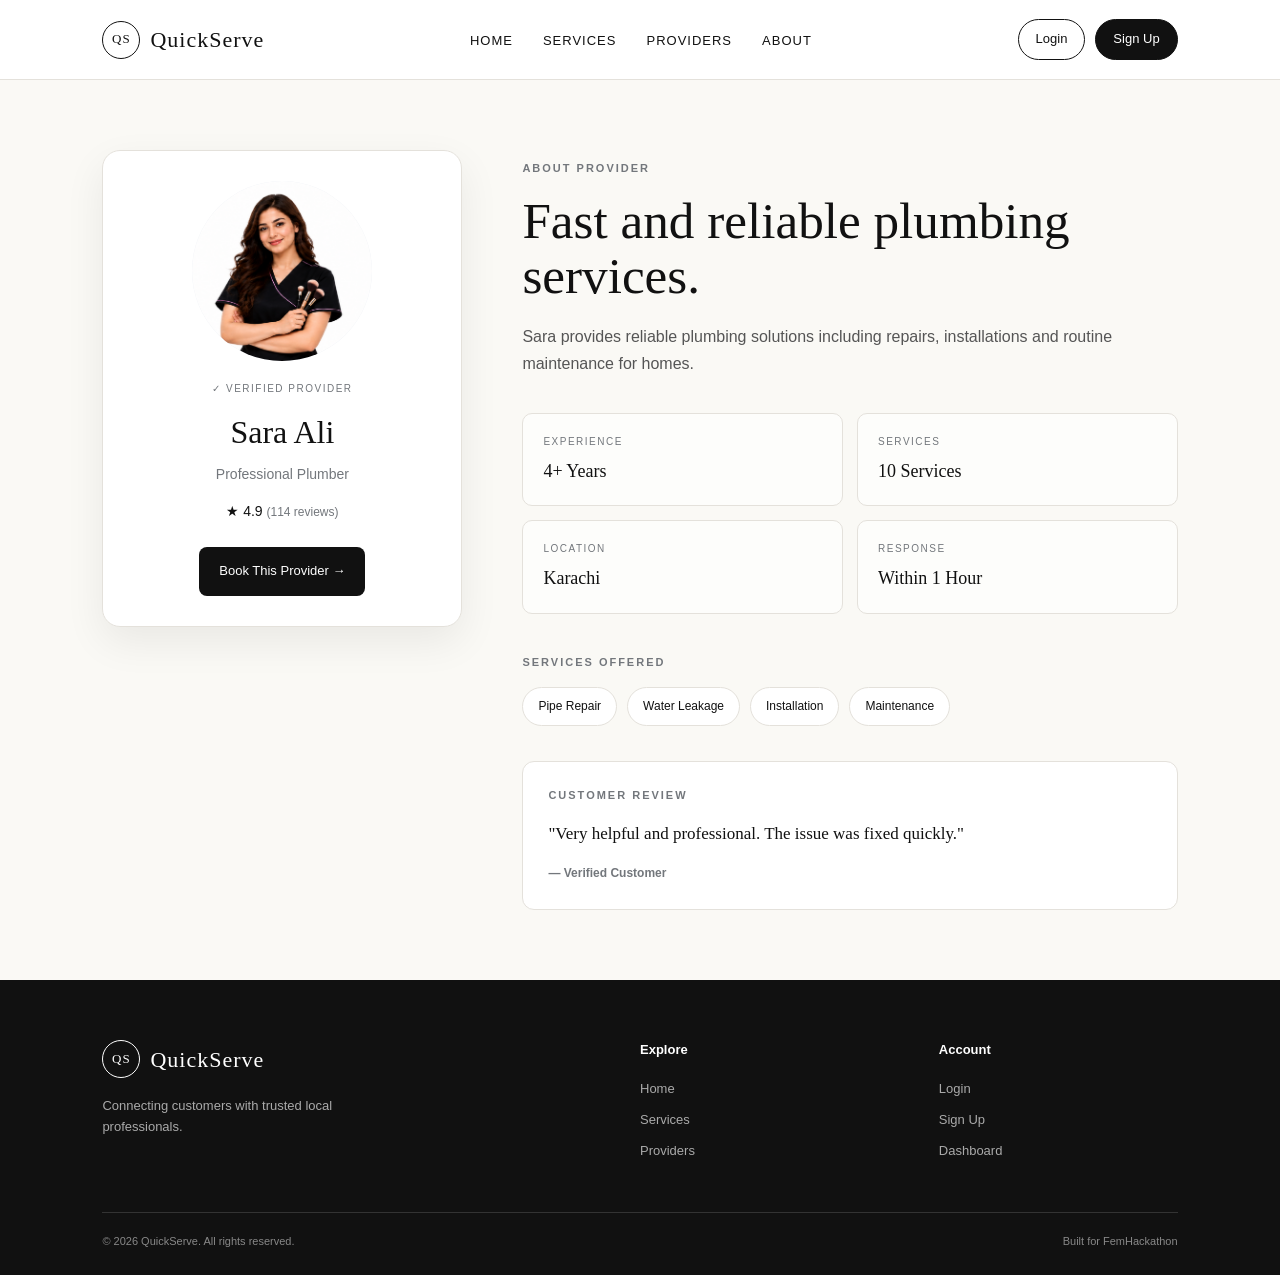
<file: profile3.html>
<!DOCTYPE html>
<html lang="en">
<head>
    <meta charset="UTF-8">
    <meta name="viewport" content="width=device-width, initial-scale=1.0">

    <title>QuickServe | Provider Profile</title>

    <link rel="stylesheet" href="profile.css">
</head>

<body>

<header>
    <nav class="navbar">

        <a href="index.html" class="logo">
            <span class="logo-circle">QS</span>
            <span>QuickServe</span>
        </a>

        <ul class="nav-links">
            <li><a href="index.html">Home</a></li>
            <li><a href="services.html">Services</a></li>
            <li><a href="providers.html">Providers</a></li>
            <li><a href="about.html">About</a></li>
        </ul>

        <div class="auth-buttons">
            <a href="login.html" class="login-btn">Login</a>
            <a href="signup.html" class="signup-btn">Sign Up</a>
        </div>

        <input type="checkbox" id="menu-toggle">

        <label for="menu-toggle" class="hamburger">
            ☰
        </label>

    </nav>
</header>


<main class="profile-page">

    <div class="profile-container">

        <section class="profile-card">

            <div class="profile-image">
                <img src="girl image 3.png"
                     alt="Sara Ali">
            </div>

            <span class="verified">
                ✓ VERIFIED PROVIDER
            </span>

            <h1>Sara Ali</h1>

            <p class="profession">
                Professional Plumber
            </p>

            <div class="rating">
                ★ 4.9
                <span>(114 reviews)</span>
            </div>

            <a href="booking.html" class="booking-btn">
                Book This Provider →
            </a>

        </section>


        <section class="profile-info">

            <span class="section-label">
                ABOUT PROVIDER
            </span>

            <h2>
                Fast and reliable
                plumbing services.
            </h2>

            <p>
                Sara provides reliable plumbing solutions
                including repairs, installations and routine
                maintenance for homes.
            </p>


            <div class="info-grid">

                <div class="info-box">
                    <span>EXPERIENCE</span>
                    <strong>4+ Years</strong>
                </div>

                <div class="info-box">
                    <span>SERVICES</span>
                    <strong>10 Services</strong>
                </div>

                <div class="info-box">
                    <span>LOCATION</span>
                    <strong>Karachi</strong>
                </div>

                <div class="info-box">
                    <span>RESPONSE</span>
                    <strong>Within 1 Hour</strong>
                </div>

            </div>


            <div class="services-list">

                <span class="section-label">
                    SERVICES OFFERED
                </span>

                <div class="service-tags">
                    <span>Pipe Repair</span>
                    <span>Water Leakage</span>
                    <span>Installation</span>
                    <span>Maintenance</span>
                </div>

            </div>


            <div class="review-box">

                <span class="section-label">
                    CUSTOMER REVIEW
                </span>

                <p>
                    "Very helpful and professional.
                    The issue was fixed quickly."
                </p>

                <strong>
                    — Verified Customer
                </strong>

            </div>

        </section>

    </div>

</main>



<!-- ================= FOOTER ================= -->

    <footer>

        <div class="footer-content">

            <div class="footer-brand">

                <a href="index.html" class="logo">
                    <span class="logo-circle">
                        QS
                    </span>

                    <span>
                        QuickServe
                    </span>
                </a>

                <p>
                    Connecting customers with trusted
                    local professionals.
                </p>

            </div>


            <div class="footer-column">

                <h4>
                    Explore
                </h4>

                <a href="index.html">
                    Home
                </a>

                <a href="services.html">
                    Services
                </a>

                <a href="providers.html">
                    Providers
                </a>

            </div>


            <div class="footer-column">

                <h4>
                    Account
                </h4>

                <a href="login.html">
                    Login
                </a>

                <a href="signup.html">
                    Sign Up
                </a>

                <a href="#">
                    Dashboard
                </a>

            </div>

        </div>


        <div class="footer-bottom">

            <p>
                © 2026 QuickServe. All rights reserved.
            </p>

            <p>
                Built for FemHackathon
            </p>

        </div>

    </footer>


</body>
</html>
</file>
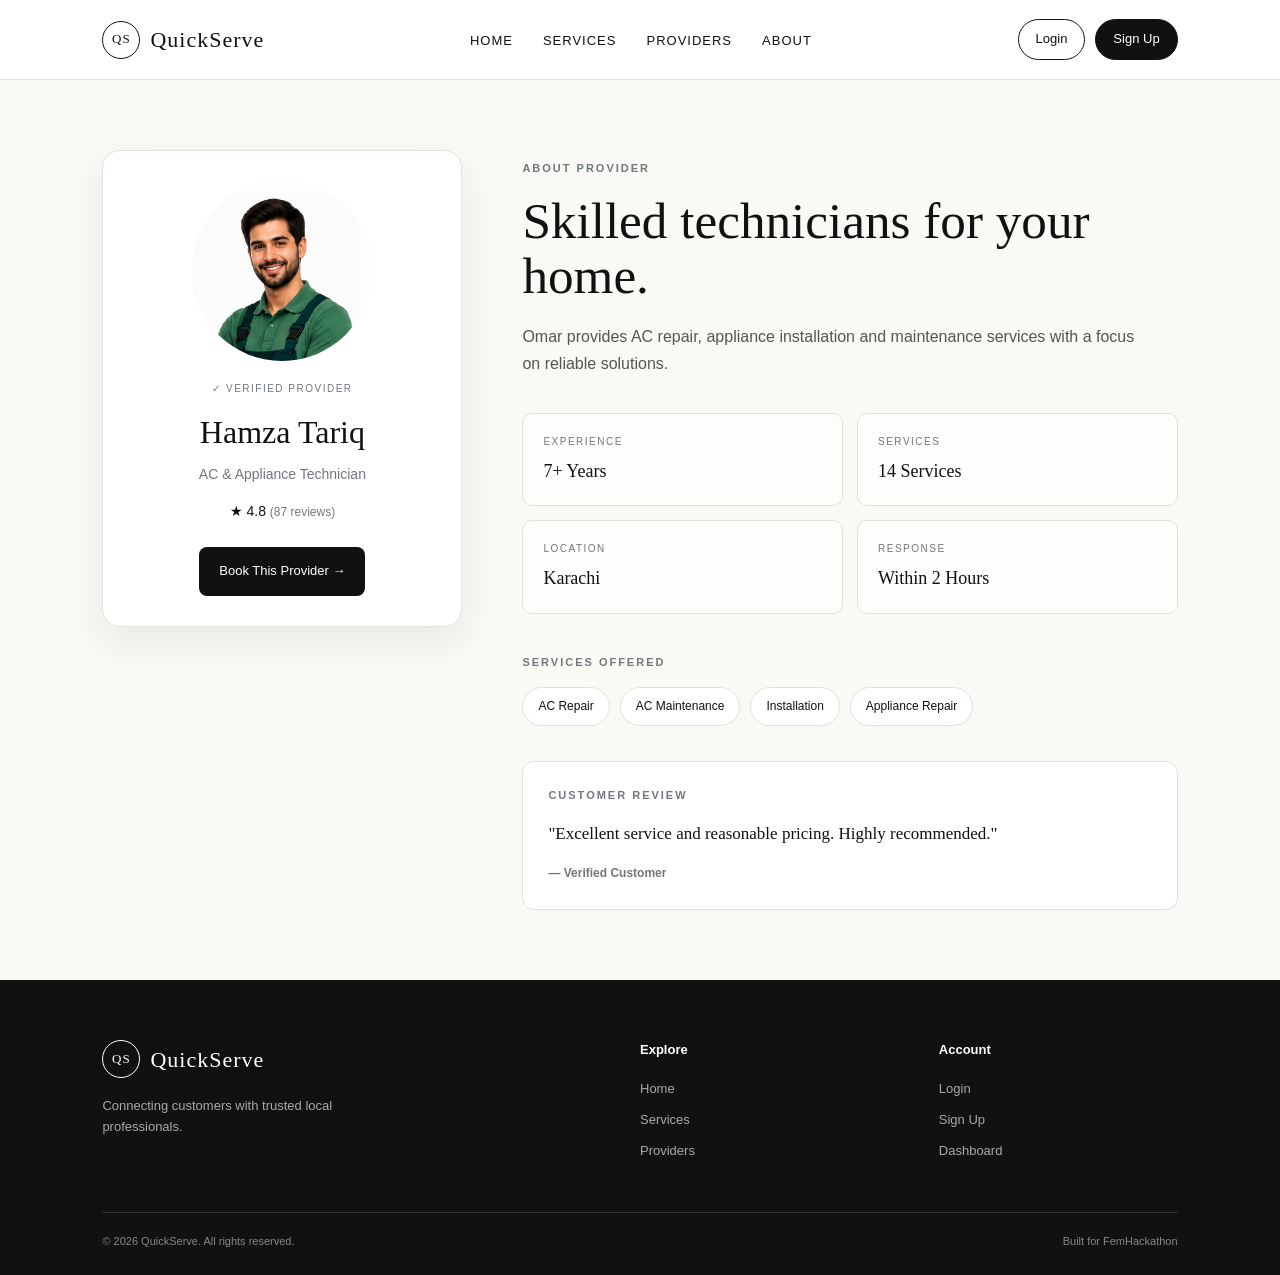
<file: profile4.html>
<!DOCTYPE html>
<html lang="en">
<head>

    <meta charset="UTF-8">
    <meta name="viewport"
          content="width=device-width, initial-scale=1.0">

    <title>QuickServe | Provider Profile</title>

    <link rel="stylesheet" href="profile.css">

</head>

<body>

<header>
    <nav class="navbar">

        <a href="index.html" class="logo">
            <span class="logo-circle">QS</span>
            <span>QuickServe</span>
        </a>

        <ul class="nav-links">
            <li><a href="index.html">Home</a></li>
            <li><a href="services.html">Services</a></li>
            <li><a href="providers.html">Providers</a></li>
            <li><a href="about.html">About</a></li>
        </ul>

        <div class="auth-buttons">
            <a href="login.html" class="login-btn">Login</a>
            <a href="signup.html" class="signup-btn">Sign Up</a>
        </div>

        <input type="checkbox" id="menu-toggle">

        <label for="menu-toggle" class="hamburger">
            ☰
        </label>

    </nav>
</header>


<main class="profile-page">

    <div class="profile-container">

        <section class="profile-card">

            <div class="profile-image">

                <img src="boy5.jpg"
                     alt="Omar Khan">

            </div>

            <span class="verified">
                ✓ VERIFIED PROVIDER
            </span>

            <h1>Hamza Tariq</h1>

            <p class="profession">
                AC & Appliance Technician
            </p>

            <div class="rating">
                ★ 4.8
                <span>(87 reviews)</span>
            </div>

            <a href="booking.html"
               class="booking-btn">

                Book This Provider →

            </a>

        </section>


        <section class="profile-info">

            <span class="section-label">
                ABOUT PROVIDER
            </span>

            <h2>
                Skilled technicians
                for your home.
            </h2>

            <p>
                Omar provides AC repair, appliance
                installation and maintenance services
                with a focus on reliable solutions.
            </p>


            <div class="info-grid">

                <div class="info-box">
                    <span>EXPERIENCE</span>
                    <strong>7+ Years</strong>
                </div>

                <div class="info-box">
                    <span>SERVICES</span>
                    <strong>14 Services</strong>
                </div>

                <div class="info-box">
                    <span>LOCATION</span>
                    <strong>Karachi</strong>
                </div>

                <div class="info-box">
                    <span>RESPONSE</span>
                    <strong>Within 2 Hours</strong>
                </div>

            </div>


            <div class="services-list">

                <span class="section-label">
                    SERVICES OFFERED
                </span>

                <div class="service-tags">
                    <span>AC Repair</span>
                    <span>AC Maintenance</span>
                    <span>Installation</span>
                    <span>Appliance Repair</span>
                </div>

            </div>


            <div class="review-box">

                <span class="section-label">
                    CUSTOMER REVIEW
                </span>

                <p>
                    "Excellent service and reasonable
                    pricing. Highly recommended."
                </p>

                <strong>
                    — Verified Customer
                </strong>

            </div>

        </section>

    </div>

</main>


<!-- ================= FOOTER ================= -->

    <footer>

        <div class="footer-content">

            <div class="footer-brand">

                <a href="index.html" class="logo">
                    <span class="logo-circle">
                        QS
                    </span>

                    <span>
                        QuickServe
                    </span>
                </a>

                <p>
                    Connecting customers with trusted
                    local professionals.
                </p>

            </div>


            <div class="footer-column">

                <h4>
                    Explore
                </h4>

                <a href="index.html">
                    Home
                </a>

                <a href="services.html">
                    Services
                </a>

                <a href="providers.html">
                    Providers
                </a>

            </div>


            <div class="footer-column">

                <h4>
                    Account
                </h4>

                <a href="login.html">
                    Login
                </a>

                <a href="signup.html">
                    Sign Up
                </a>

                <a href="#">
                    Dashboard
                </a>

            </div>

        </div>


        <div class="footer-bottom">

            <p>
                © 2026 QuickServe. All rights reserved.
            </p>

            <p>
                Built for FemHackathon
            </p>

        </div>

    </footer>
</body>
</html>
</file>
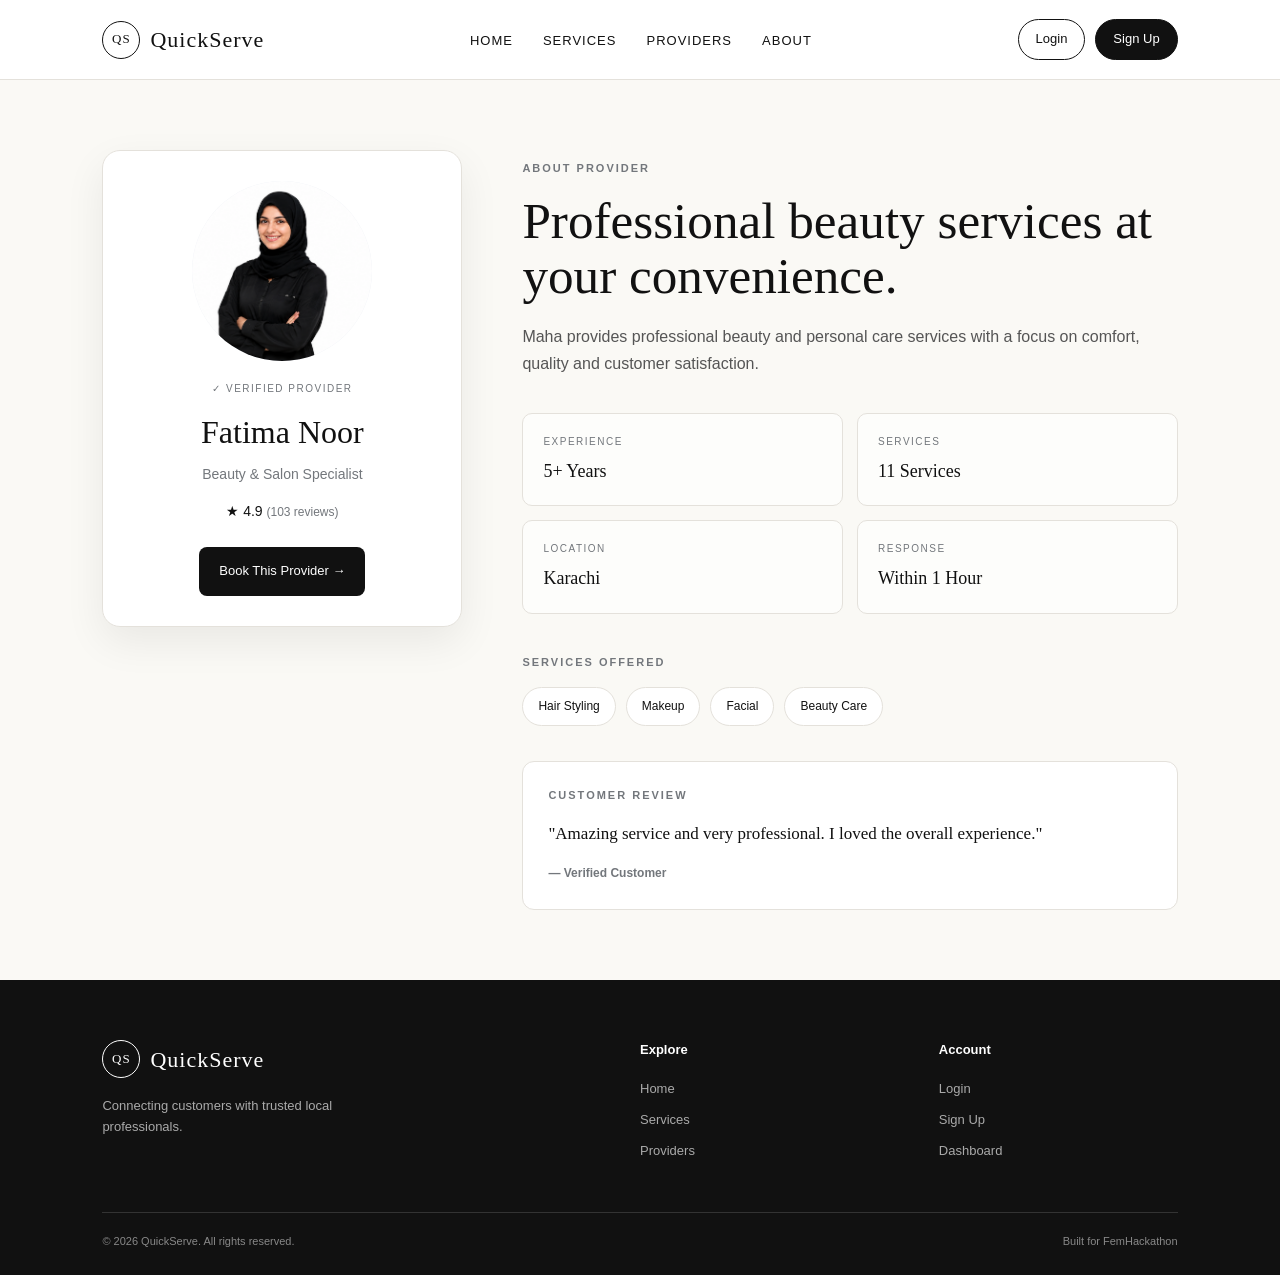
<file: profile5.html>
<!DOCTYPE html>
<html lang="en">

<head>

    <meta charset="UTF-8">

    <meta name="viewport"
          content="width=device-width, initial-scale=1.0">

    <title>QuickServe | Provider Profile</title>

    <link rel="stylesheet"
          href="profile.css">

</head>

<body>

<header>
    <nav class="navbar">

        <a href="index.html" class="logo">
            <span class="logo-circle">QS</span>
            <span>QuickServe</span>
        </a>

        <ul class="nav-links">
            <li><a href="index.html">Home</a></li>
            <li><a href="services.html">Services</a></li>
            <li><a href="providers.html">Providers</a></li>
            <li><a href="about.html">About</a></li>
        </ul>

        <div class="auth-buttons">
            <a href="login.html" class="login-btn">Login</a>
            <a href="signup.html" class="signup-btn">Sign Up</a>
        </div>

        <input type="checkbox" id="menu-toggle">

        <label for="menu-toggle" class="hamburger">
            ☰
        </label>

    </nav>
</header>


<main class="profile-page">

<div class="profile-container">


<section class="profile-card">

    <div class="profile-image">

        <img src="girl 5 image.png"
             alt="Maha Ahmed">

    </div>

    <span class="verified">
        ✓ VERIFIED PROVIDER
    </span>

    <h1>Fatima Noor</h1>

    <p class="profession">
        Beauty & Salon Specialist
    </p>

    <div class="rating">
        ★ 4.9
        <span>(103 reviews)</span>
    </div>

    <a href="booking.html"
       class="booking-btn">

        Book This Provider →

    </a>

</section>


<section class="profile-info">

    <span class="section-label">
        ABOUT PROVIDER
    </span>

    <h2>
        Professional beauty
        services at your convenience.
    </h2>

    <p>
        Maha provides professional beauty and
        personal care services with a focus on
        comfort, quality and customer satisfaction.
    </p>


    <div class="info-grid">

        <div class="info-box">
            <span>EXPERIENCE</span>
            <strong>5+ Years</strong>
        </div>

        <div class="info-box">
            <span>SERVICES</span>
            <strong>11 Services</strong>
        </div>

        <div class="info-box">
            <span>LOCATION</span>
            <strong>Karachi</strong>
        </div>

        <div class="info-box">
            <span>RESPONSE</span>
            <strong>Within 1 Hour</strong>
        </div>

    </div>


    <div class="services-list">

        <span class="section-label">
            SERVICES OFFERED
        </span>

        <div class="service-tags">

            <span>Hair Styling</span>
            <span>Makeup</span>
            <span>Facial</span>
            <span>Beauty Care</span>

        </div>

    </div>


    <div class="review-box">

        <span class="section-label">
            CUSTOMER REVIEW
        </span>

        <p>
            "Amazing service and very professional.
            I loved the overall experience."
        </p>

        <strong>
            — Verified Customer
        </strong>

    </div>

</section>

</div>

</main>


<!-- ================= FOOTER ================= -->

    <footer>

        <div class="footer-content">

            <div class="footer-brand">

                <a href="index.html" class="logo">
                    <span class="logo-circle">
                        QS
                    </span>

                    <span>
                        QuickServe
                    </span>
                </a>

                <p>
                    Connecting customers with trusted
                    local professionals.
                </p>

            </div>


            <div class="footer-column">

                <h4>
                    Explore
                </h4>

                <a href="index.html">
                    Home
                </a>

                <a href="services.html">
                    Services
                </a>

                <a href="providers.html">
                    Providers
                </a>

            </div>


            <div class="footer-column">

                <h4>
                    Account
                </h4>

                <a href="login.html">
                    Login
                </a>

                <a href="signup.html">
                    Sign Up
                </a>

                <a href="#">
                    Dashboard
                </a>

            </div>

        </div>


        <div class="footer-bottom">

            <p>
                © 2026 QuickServe. All rights reserved.
            </p>

            <p>
                Built for FemHackathon
            </p>

        </div>

    </footer>

</body>
</html>
</file>
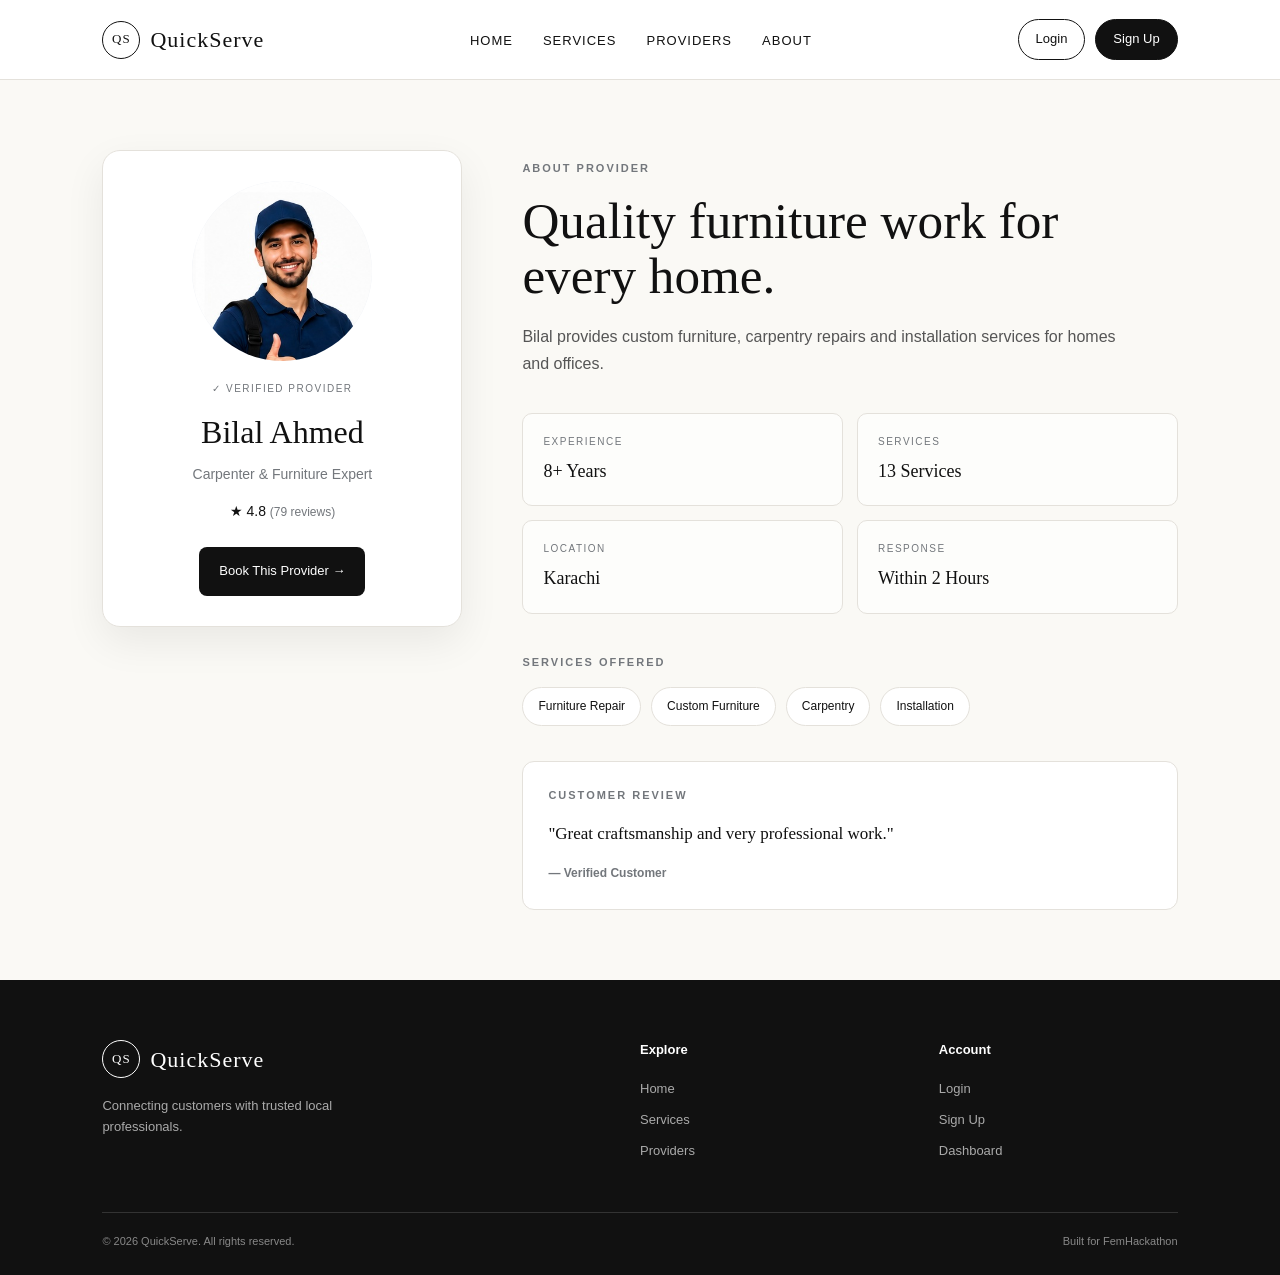
<file: profile6.html>
<!DOCTYPE html>
<html lang="en">

<head>

    <meta charset="UTF-8">

    <meta name="viewport"
          content="width=device-width, initial-scale=1.0">

    <title>QuickServe | Provider Profile</title>

    <link rel="stylesheet"
          href="profile.css">

</head>

<body>

<header>
    <nav class="navbar">

        <a href="index.html" class="logo">
            <span class="logo-circle">QS</span>
            <span>QuickServe</span>
        </a>

        <ul class="nav-links">
            <li><a href="index.html">Home</a></li>
            <li><a href="services.html">Services</a></li>
            <li><a href="providers.html">Providers</a></li>
            <li><a href="about.html">About</a></li>
        </ul>

        <div class="auth-buttons">
            <a href="login.html" class="login-btn">Login</a>
            <a href="signup.html" class="signup-btn">Sign Up</a>
        </div>

        <input type="checkbox" id="menu-toggle">

        <label for="menu-toggle" class="hamburger">
            ☰
        </label>

    </nav>
</header>

<main class="profile-page">

<div class="profile-container">


<section class="profile-card">

    <div class="profile-image">

        <img src="boy3.jpg"
             alt="Bilal Ahmed">

    </div>


    <span class="verified">
        ✓ VERIFIED PROVIDER
    </span>


    <h1>
        Bilal Ahmed
    </h1>


    <p class="profession">
        Carpenter & Furniture Expert
    </p>


    <div class="rating">

        ★ 4.8

        <span>
            (79 reviews)
        </span>

    </div>


    <a href="booking.html"
       class="booking-btn">

        Book This Provider →

    </a>

</section>



<section class="profile-info">

    <span class="section-label">
        ABOUT PROVIDER
    </span>


    <h2>
        Quality furniture
        work for every home.
    </h2>


    <p>
        Bilal provides custom furniture,
        carpentry repairs and installation
        services for homes and offices.
    </p>


    <div class="info-grid">

        <div class="info-box">

            <span>
                EXPERIENCE
            </span>

            <strong>
                8+ Years
            </strong>

        </div>


        <div class="info-box">

            <span>
                SERVICES
            </span>

            <strong>
                13 Services
            </strong>

        </div>


        <div class="info-box">

            <span>
                LOCATION
            </span>

            <strong>
                Karachi
            </strong>

        </div>


        <div class="info-box">

            <span>
                RESPONSE
            </span>

            <strong>
                Within 2 Hours
            </strong>

        </div>

    </div>


    <div class="services-list">

        <span class="section-label">
            SERVICES OFFERED
        </span>


        <div class="service-tags">

            <span>
                Furniture Repair
            </span>

            <span>
                Custom Furniture
            </span>

            <span>
                Carpentry
            </span>

            <span>
                Installation
            </span>

        </div>

    </div>


    <div class="review-box">

        <span class="section-label">
            CUSTOMER REVIEW
        </span>


        <p>
            "Great craftsmanship and very
            professional work."
        </p>


        <strong>
            — Verified Customer
        </strong>

    </div>

</section>

</div>

</main>



     <!-- ================= FOOTER ================= -->

    <footer>

        <div class="footer-content">

            <div class="footer-brand">

                <a href="index.html" class="logo">
                    <span class="logo-circle">
                        QS
                    </span>

                    <span>
                        QuickServe
                    </span>
                </a>

                <p>
                    Connecting customers with trusted
                    local professionals.
                </p>

            </div>


            <div class="footer-column">

                <h4>
                    Explore
                </h4>

                <a href="index.html">
                    Home
                </a>

                <a href="services.html">
                    Services
                </a>

                <a href="providers.html">
                    Providers
                </a>

            </div>


            <div class="footer-column">

                <h4>
                    Account
                </h4>

                <a href="login.html">
                    Login
                </a>

                <a href="signup.html">
                    Sign Up
                </a>

                <a href="#">
                    Dashboard
                </a>

            </div>

        </div>


        <div class="footer-bottom">

            <p>
                © 2026 QuickServe. All rights reserved.
            </p>

            <p>
                Built for FemHackathon
            </p>

        </div>

    </footer>



</body>

</html>
</file>
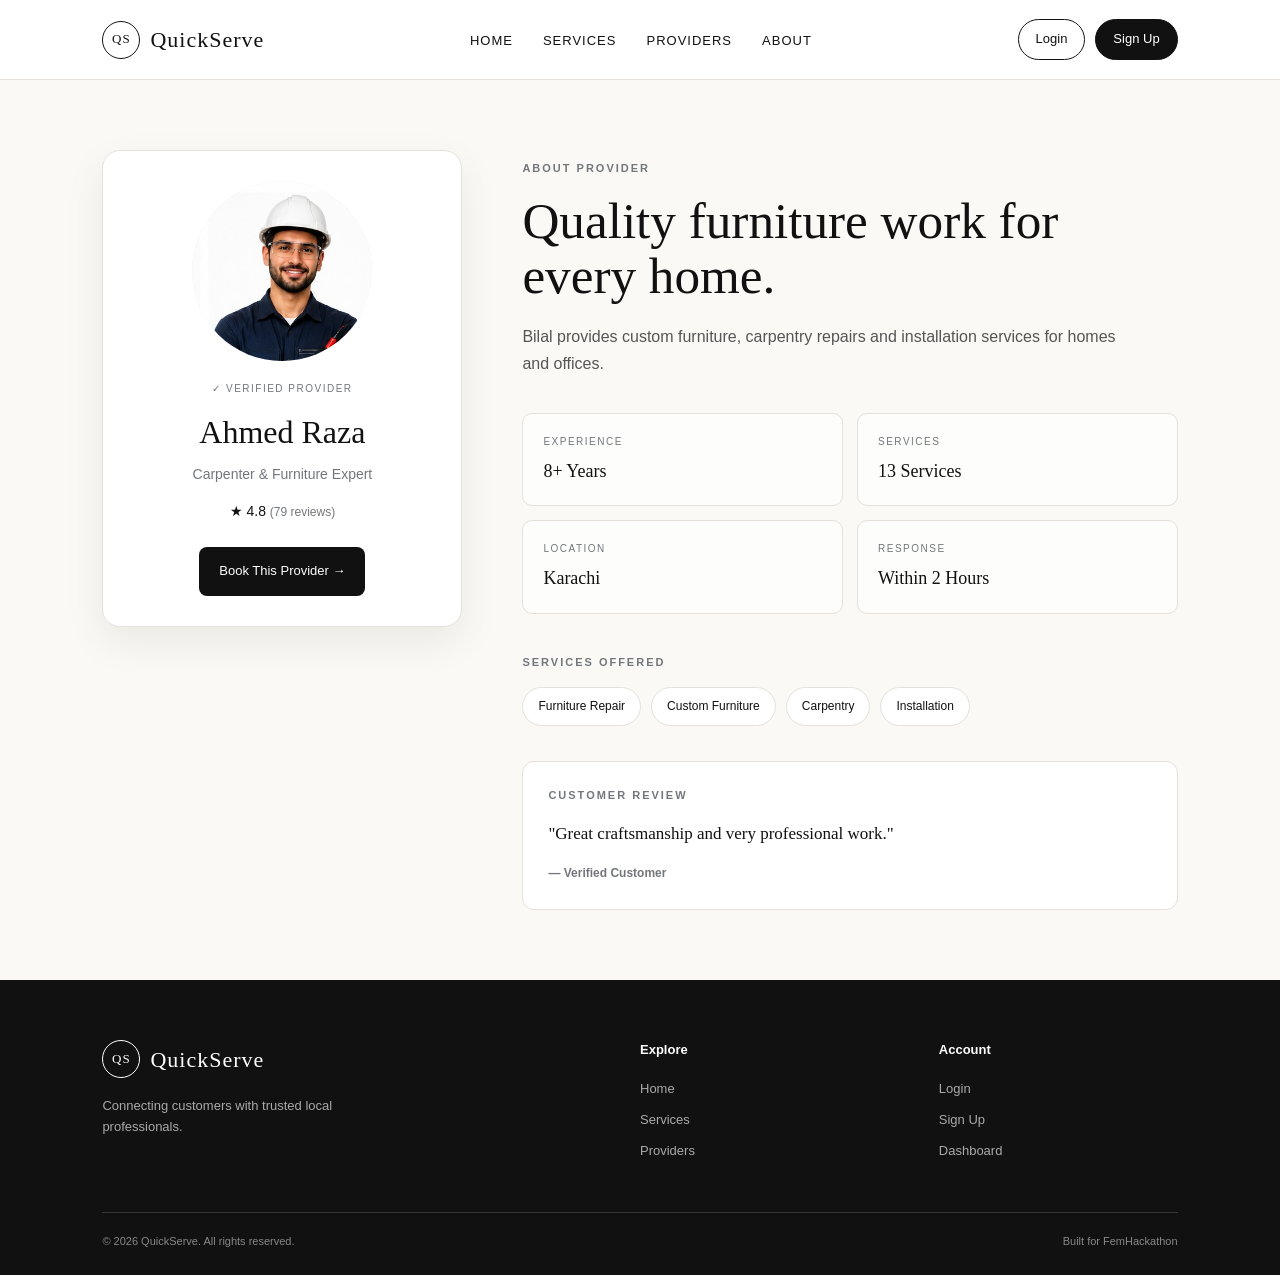
<file: profile7.html>
<!DOCTYPE html>
<html lang="en">

<head>

    <meta charset="UTF-8">

    <meta name="viewport"
          content="width=device-width, initial-scale=1.0">

    <title>QuickServe | Provider Profile</title>

    <link rel="stylesheet"
          href="profile.css">

</head>

<body>
<header>
    <nav class="navbar">

        <a href="index.html" class="logo">
            <span class="logo-circle">QS</span>
            <span>QuickServe</span>
        </a>

        <ul class="nav-links">
            <li><a href="index.html">Home</a></li>
            <li><a href="services.html">Services</a></li>
            <li><a href="providers.html">Providers</a></li>
            <li><a href="about.html">About</a></li>
        </ul>

        <div class="auth-buttons">
            <a href="login.html" class="login-btn">Login</a>
            <a href="signup.html" class="signup-btn">Sign Up</a>
        </div>

        <input type="checkbox" id="menu-toggle">

        <label for="menu-toggle" class="hamburger">
            ☰
        </label>

    </nav>
</header>


<main class="profile-page">

<div class="profile-container">


<section class="profile-card">

    <div class="profile-image">

        <img src="boy2.jpg"
             alt="Ahmed Raza">

    </div>


    <span class="verified">
        ✓ VERIFIED PROVIDER
    </span>


    <h1>
        Ahmed Raza
    </h1>


    <p class="profession">
        Carpenter & Furniture Expert
    </p>


    <div class="rating">

        ★ 4.8

        <span>
            (79 reviews)
        </span>

    </div>


    <a href="booking.html"
       class="booking-btn">

        Book This Provider →

    </a>

</section>



<section class="profile-info">

    <span class="section-label">
        ABOUT PROVIDER
    </span>


    <h2>
        Quality furniture
        work for every home.
    </h2>


    <p>
        Bilal provides custom furniture,
        carpentry repairs and installation
        services for homes and offices.
    </p>


    <div class="info-grid">

        <div class="info-box">

            <span>
                EXPERIENCE
            </span>

            <strong>
                8+ Years
            </strong>

        </div>


        <div class="info-box">

            <span>
                SERVICES
            </span>

            <strong>
                13 Services
            </strong>

        </div>


        <div class="info-box">

            <span>
                LOCATION
            </span>

            <strong>
                Karachi
            </strong>

        </div>


        <div class="info-box">

            <span>
                RESPONSE
            </span>

            <strong>
                Within 2 Hours
            </strong>

        </div>

    </div>


    <div class="services-list">

        <span class="section-label">
            SERVICES OFFERED
        </span>


        <div class="service-tags">

            <span>
                Furniture Repair
            </span>

            <span>
                Custom Furniture
            </span>

            <span>
                Carpentry
            </span>

            <span>
                Installation
            </span>

        </div>

    </div>


    <div class="review-box">

        <span class="section-label">
            CUSTOMER REVIEW
        </span>


        <p>
            "Great craftsmanship and very
            professional work."
        </p>


        <strong>
            — Verified Customer
        </strong>

    </div>

</section>

</div>

</main>



     <!-- ================= FOOTER ================= -->

    <footer>

        <div class="footer-content">

            <div class="footer-brand">

                <a href="index.html" class="logo">
                    <span class="logo-circle">
                        QS
                    </span>

                    <span>
                        QuickServe
                    </span>
                </a>

                <p>
                    Connecting customers with trusted
                    local professionals.
                </p>

            </div>


            <div class="footer-column">

                <h4>
                    Explore
                </h4>

                <a href="index.html">
                    Home
                </a>

                <a href="services.html">
                    Services
                </a>

                <a href="providers.html">
                    Providers
                </a>

            </div>


            <div class="footer-column">

                <h4>
                    Account
                </h4>

                <a href="login.html">
                    Login
                </a>

                <a href="signup.html">
                    Sign Up
                </a>

                <a href="#">
                    Dashboard
                </a>

            </div>

        </div>


        <div class="footer-bottom">

            <p>
                © 2026 QuickServe. All rights reserved.
            </p>

            <p>
                Built for FemHackathon
            </p>

        </div>

    </footer>
</body>

</html>
</file>
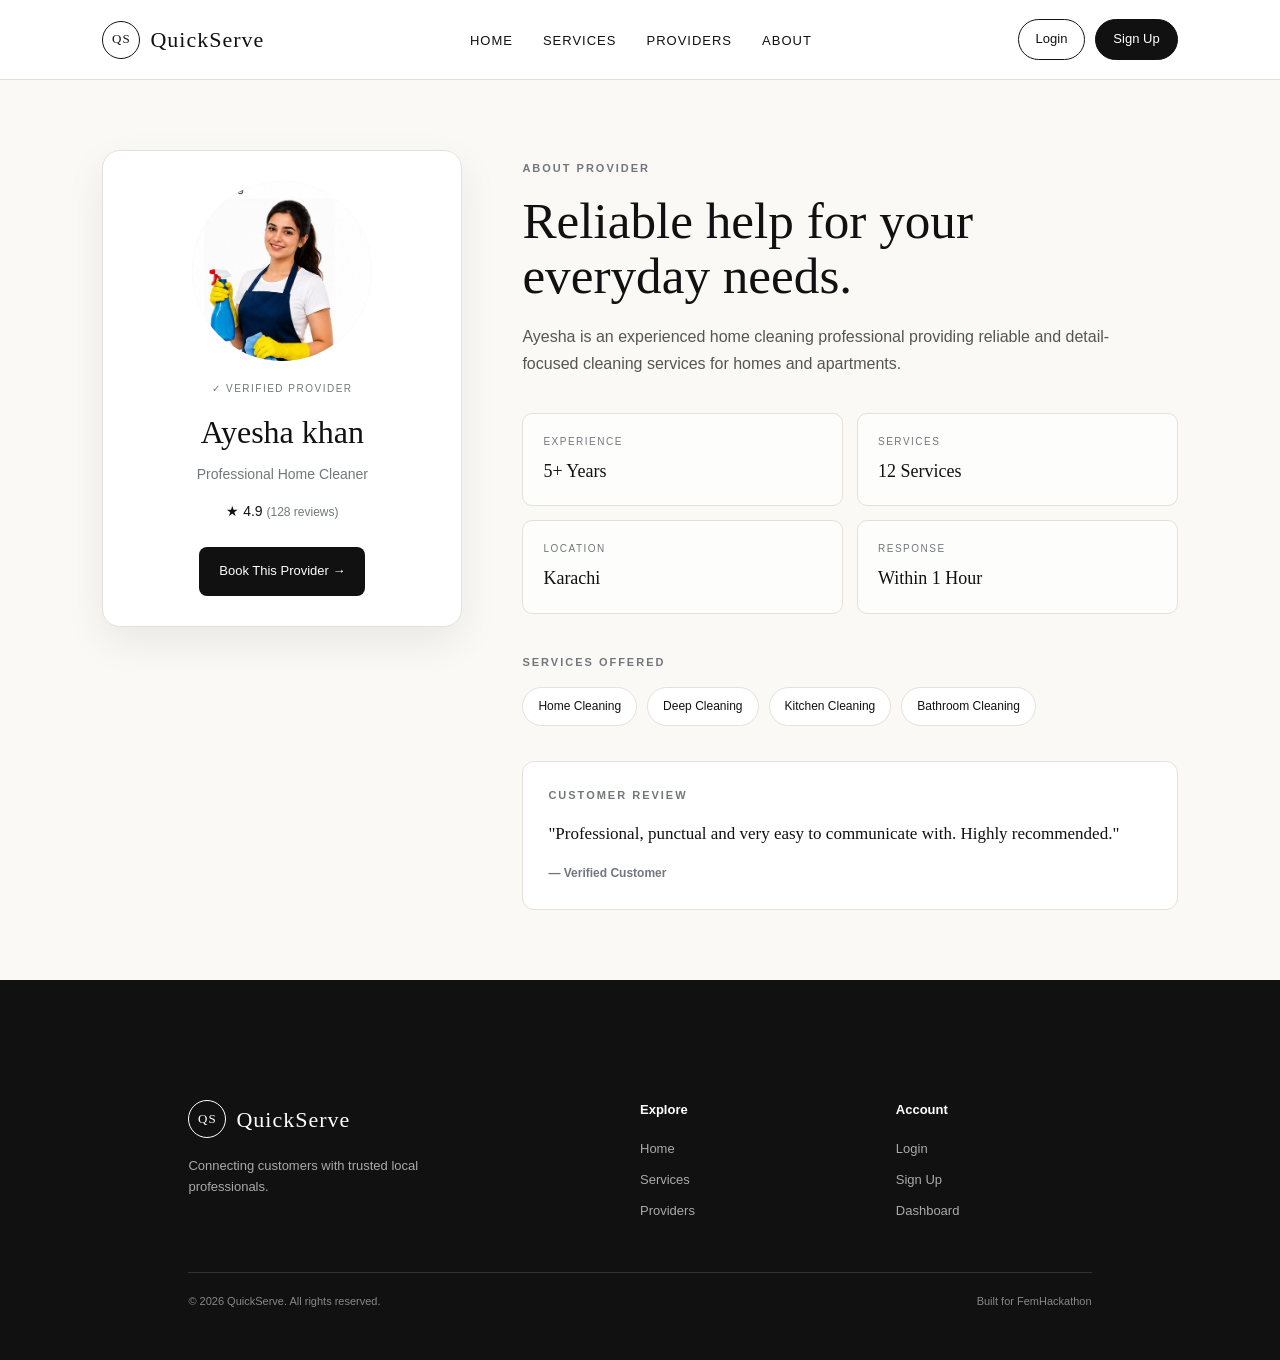
<file: provider-profile.html>
<!DOCTYPE html>
<html lang="en">
<head>
    <meta charset="UTF-8">
    <meta name="viewport" content="width=device-width, initial-scale=1.0">

    <title>QuickServe | Provider Profile</title>

    <link rel="stylesheet" href="profile.css">
</head>

<body>

<!-- ================= NAVBAR ================= -->

<header>
    <nav class="navbar">

        <a href="index.html" class="logo">
            <span class="logo-circle">QS</span>
            <span>QuickServe</span>
        </a>

        <ul class="nav-links">
            <li><a href="index.html">Home</a></li>
            <li><a href="services.html">Services</a></li>
            <li><a href="providers.html">Providers</a></li>
            <li><a href="about.html">About</a></li>
        </ul>

        <div class="auth-buttons">
            <a href="login.html" class="login-btn">Login</a>
            <a href="signup.html" class="signup-btn">Sign Up</a>
        </div>

        <input type="checkbox" id="menu-toggle">

        <label for="menu-toggle" class="hamburger">
            ☰
        </label>

    </nav>
</header>


<!-- ================= PROFILE ================= -->

<main class="profile-page">

    <div class="profile-container">

        <!-- LEFT -->

        <section class="profile-card">

            <div class="profile-image">
                <img src="girl1.jpg"
                     alt="">
            </div>

            <span class="verified">
                ✓ VERIFIED PROVIDER
            </span>

            <h1>Ayesha khan</h1>

            <p class="profession">
                Professional Home Cleaner
            </p>

            <div class="rating">
                ★ 4.9
                <span>(128 reviews)</span>
            </div>

            <a href="booking.html" class="booking-btn">
                Book This Provider →
            </a>

        </section>


        <!-- RIGHT -->

        <section class="profile-info">

            <span class="section-label">
                ABOUT PROVIDER
            </span>

            <h2>
                Reliable help for
                your everyday needs.
            </h2>

            <p>
                Ayesha is an experienced home cleaning professional
                providing reliable and detail-focused cleaning
                services for homes and apartments.
            </p>


            <!-- INFO -->

            <div class="info-grid">

                <div class="info-box">
                    <span>EXPERIENCE</span>
                    <strong>5+ Years</strong>
                </div>

                <div class="info-box">
                    <span>SERVICES</span>
                    <strong>12 Services</strong>
                </div>

                <div class="info-box">
                    <span>LOCATION</span>
                    <strong>Karachi</strong>
                </div>

                <div class="info-box">
                    <span>RESPONSE</span>
                    <strong>Within 1 Hour</strong>
                </div>

            </div>


            <!-- SERVICES -->

            <div class="services-list">

                <span class="section-label">
                    SERVICES OFFERED
                </span>

                <div class="service-tags">

                    <span>Home Cleaning</span>
                    <span>Deep Cleaning</span>
                    <span>Kitchen Cleaning</span>
                    <span>Bathroom Cleaning</span>

                </div>

            </div>


            <!-- REVIEWS -->

            <div class="review-box">

                <span class="section-label">
                    CUSTOMER REVIEW
                </span>

                <p>
                    "Professional, punctual and very easy to
                    communicate with. Highly recommended."
                </p>

                <strong>
                    — Verified Customer
                </strong>

            </div>

        </section>

    </div>

</main>


<footer>

     <!-- ================= FOOTER ================= -->

    <footer>

        <div class="footer-content">

            <div class="footer-brand">

                <a href="index.html" class="logo">
                    <span class="logo-circle">
                        QS
                    </span>

                    <span>
                        QuickServe
                    </span>
                </a>

                <p>
                    Connecting customers with trusted
                    local professionals.
                </p>

            </div>


            <div class="footer-column">

                <h4>
                    Explore
                </h4>

                <a href="index.html">
                    Home
                </a>

                <a href="services.html">
                    Services
                </a>

                <a href="providers.html">
                    Providers
                </a>

            </div>


            <div class="footer-column">

                <h4>
                    Account
                </h4>

                <a href="login.html">
                    Login
                </a>

                <a href="signup.html">
                    Sign Up
                </a>

                <a href="#">
                    Dashboard
                </a>

            </div>

        </div>


        <div class="footer-bottom">

            <p>
                © 2026 QuickServe. All rights reserved.
            </p>

            <p>
                Built for FemHackathon
            </p>

        </div>

    </footer>


</footer>

</body>
</html>
</file>
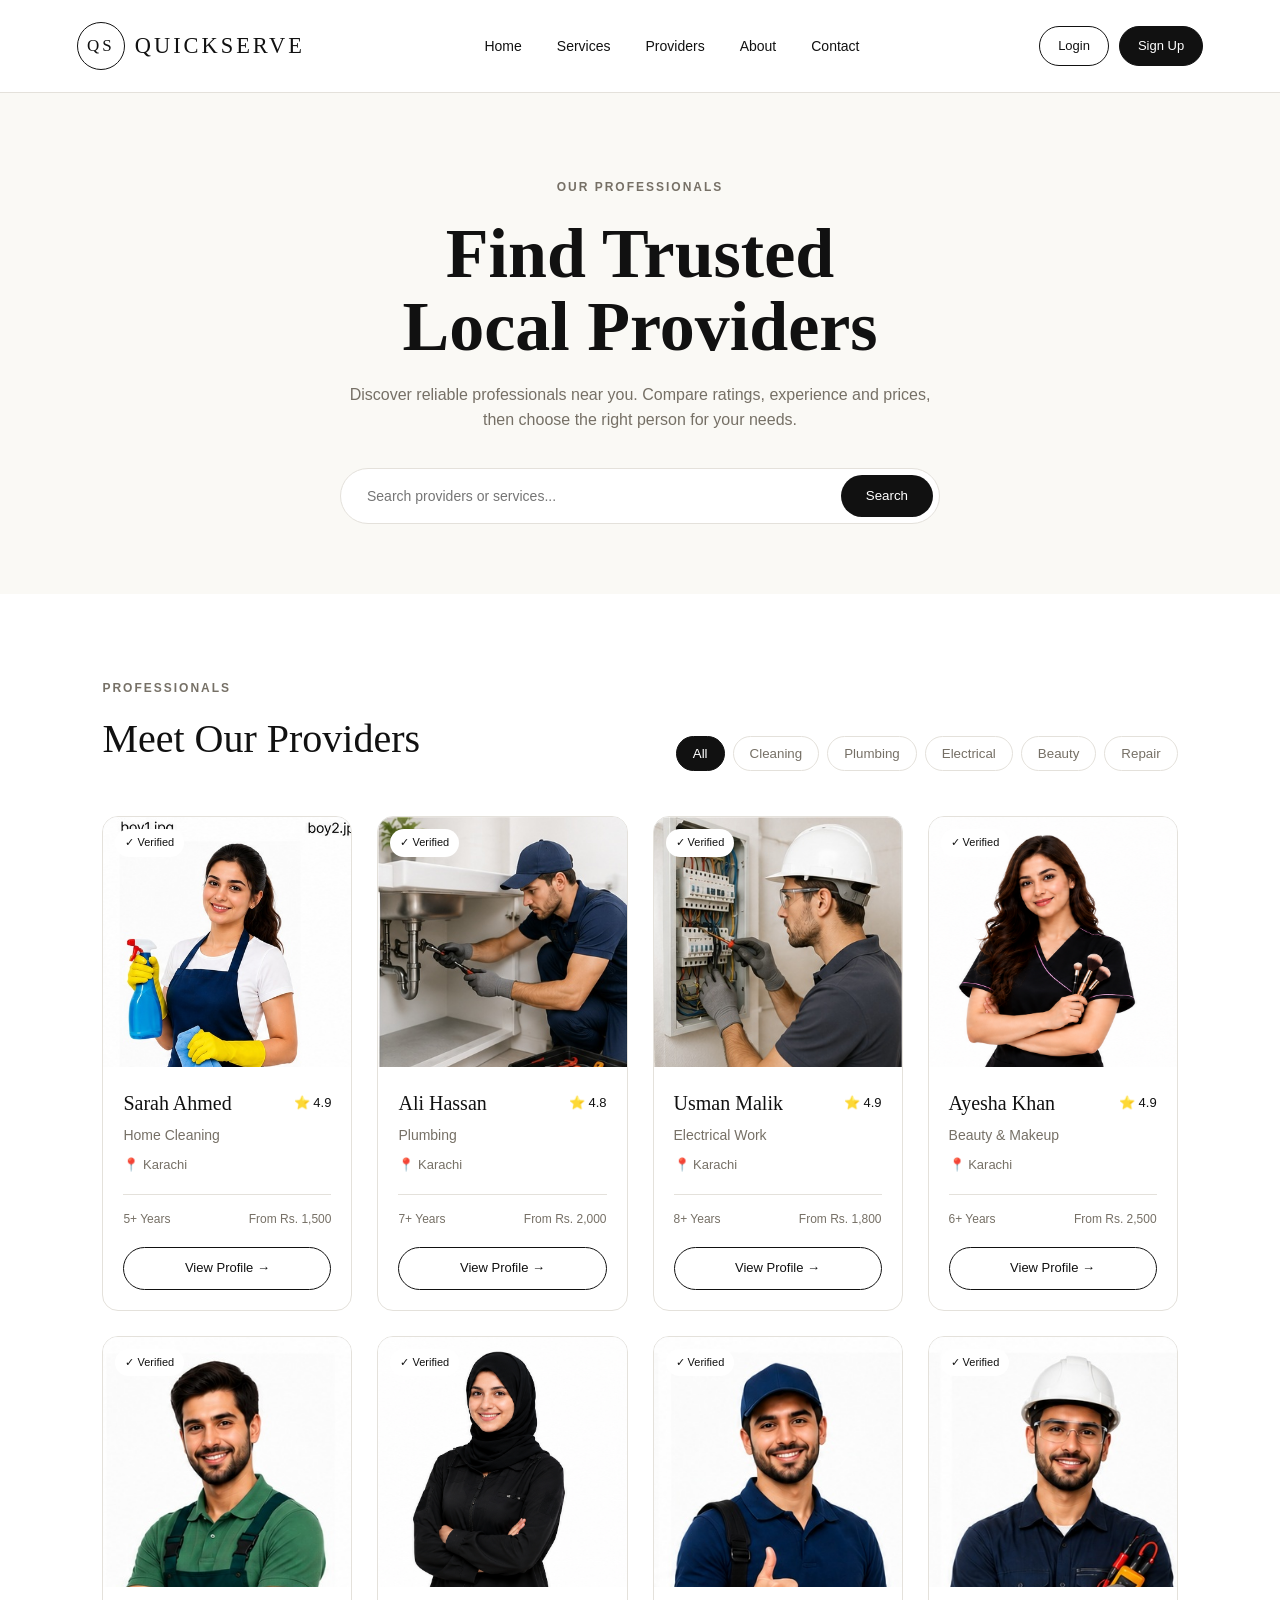
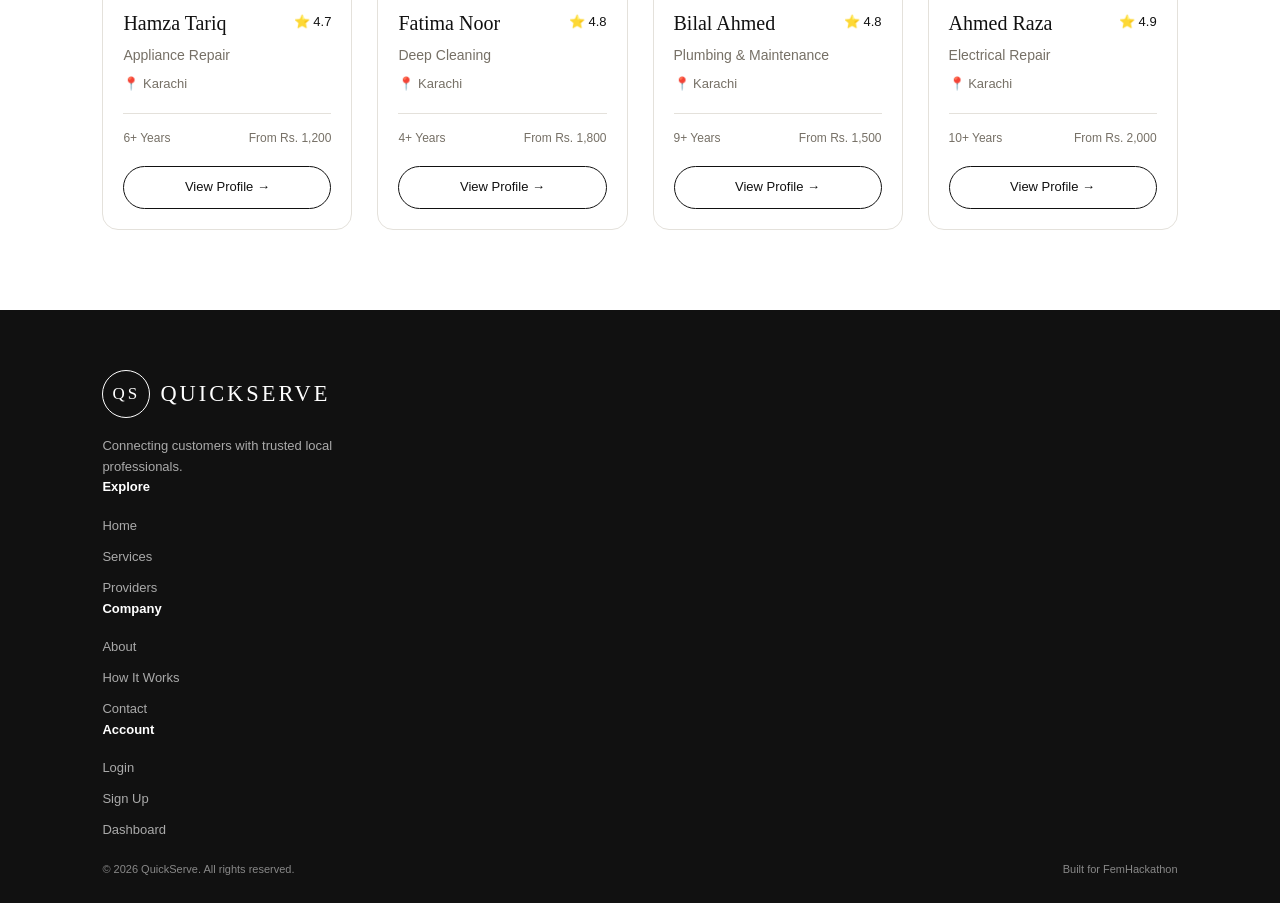
<file: providers.html>
<!DOCTYPE html>
<html lang="en">
<head>
    <meta charset="UTF-8">
    <meta name="viewport" content="width=device-width, initial-scale=1.0">

    <title>QuickServe | Providers</title>

    <link rel="stylesheet" href="providers.css">
</head>

<body>

    <!-- ================= NAVBAR ================= -->

    <header>
        <nav class="navbar">

    <!-- Logo -->
    <a href="index.html" class="logo">
        <span class="logo-circle">QS</span>
        <span>QuickServe</span>
    </a>


    <!-- Hamburger -->
    <input type="checkbox" id="menu-toggle">

    <label for="menu-toggle" class="hamburger">
        ☰
    </label>


    <!-- Navigation -->
    <ul class="nav-links">

        <li>
            <a href="index.html">Home</a>
        </li>

        <li>
            <a href="services.html">Services</a>
        </li>

        <li>
            <a href="providers.html">Providers</a>
        </li>

        <li>
            <a href="about.html">About</a>
        </li>

        <li>
            <a href="index.html#contact">Contact</a>
        </li>

    </ul>


    <!-- Auth -->
    <div class="auth-buttons">

        <a href="login.html" class="login-btn">
            Login
        </a>

        <a href="signup.html" class="signup-btn">
            Sign Up
        </a>

    </div>

</nav>
    </header>



    <!-- ================= PROVIDERS HERO ================= -->

    <section class="providers-hero">

        <div class="providers-heading">

            <span>OUR PROFESSIONALS</span>

            <h1>
                Find Trusted<br>
                Local Providers
            </h1>

            <p>
                Discover reliable professionals near you.
                Compare ratings, experience and prices,
                then choose the right person for your needs.
            </p>

        </div>


        <!-- SEARCH -->

        <div class="search-box">

            <input
                type="text"
                id="searchInput"
                placeholder="Search providers or services..."
            >

            <button>
                Search
            </button>

        </div>

    </section>



    <!-- ================= PROVIDERS ================= -->

    <section class="providers">

        <div class="section-top">

            <div>

                <span class="section-label">
                    PROFESSIONALS
                </span>

                <h2>
                    Meet Our Providers
                </h2>

            </div>


            <!-- FILTER -->

            <div class="filters">

                <button
                    class="filter-btn active"
                    data-filter="all"
                >
                    All
                </button>

                <button
                    class="filter-btn"
                    data-filter="cleaning"
                >
                    Cleaning
                </button>

                <button
                    class="filter-btn"
                    data-filter="plumbing"
                >
                    Plumbing
                </button>

                <button
                    class="filter-btn"
                    data-filter="electrical"
                >
                    Electrical
                </button>

                <button
                    class="filter-btn"
                    data-filter="beauty"
                >
                    Beauty
                </button>

                <button
                    class="filter-btn"
                    data-filter="repair"
                >
                    Repair
                </button>

            </div>

        </div>



        <!-- ================= PROVIDER CARDS ================= -->

        <div class="provider-grid">


            <!-- CARD 1 -->

            <div class="provider-card" data-category="cleaning">

                <div class="provider-image">

                    <img
                        src="girl1.jpg"
                        alt="Cleaning professional"
                    >

                    <span class="verified">
                        ✓ Verified
                    </span>

                </div>

                <div class="provider-info">

                    <div class="provider-name">

                        <h3>
                            Sarah Ahmed
                        </h3>

                        <span>
                            ⭐ 4.9
                        </span>

                    </div>

                    <p class="service">
                        Home Cleaning
                    </p>

                    <p class="location">
                        📍 Karachi
                    </p>

                    <div class="provider-meta">

                        <span>
                            5+ Years
                        </span>

                        <span>
                            From Rs. 1,500
                        </span>

                    </div>

                    <a
                        href="provider-profile.html"
                        class="profile-btn"
                    >
                        View Profile →
                    </a>

                </div>

            </div>



            <!-- CARD 2 -->

            <div class="provider-card" data-category="plumbing">

                <div class="provider-image">

                    <img
                        src="plumbing.jpg"
                        alt="Plumber"
                    >

                    <span class="verified">
                        ✓ Verified
                    </span>

                </div>

                <div class="provider-info">

                    <div class="provider-name">

                        <h3>
                            Ali Hassan
                        </h3>

                        <span>
                            ⭐ 4.8
                        </span>

                    </div>

                    <p class="service">
                        Plumbing
                    </p>

                    <p class="location">
                        📍 Karachi
                    </p>

                    <div class="provider-meta">

                        <span>
                            7+ Years
                        </span>

                        <span>
                            From Rs. 2,000
                        </span>

                    </div>

                    <a
                        href="profile1.html"
                        class="profile-btn"
                    >
                        View Profile →
                    </a>

                </div>

            </div>



            <!-- CARD 3 -->

            <div class="provider-card" data-category="electrical">

                <div class="provider-image">

                    <img
                        src="electrical.jpg"
                        alt="Electrician"
                    >

                    <span class="verified">
                        ✓ Verified
                    </span>

                </div>

                <div class="provider-info">

                    <div class="provider-name">

                        <h3>
                            Usman Malik
                        </h3>

                        <span>
                            ⭐ 4.9
                        </span>

                    </div>

                    <p class="service">
                        Electrical Work
                    </p>

                    <p class="location">
                        📍 Karachi
                    </p>

                    <div class="provider-meta">

                        <span>
                            8+ Years
                        </span>

                        <span>
                            From Rs. 1,800
                        </span>

                    </div>

                    <a
                        href="profile2.html"
                        class="profile-btn"
                    >
                        View Profile →
                    </a>

                </div>

            </div>



            <!-- CARD 4 -->

            <div class="provider-card" data-category="beauty">

                <div class="provider-image">

                    <img
                        src="girl image 3.png"
                        alt="Beauty professional"
                    >

                    <span class="verified">
                        ✓ Verified
                    </span>

                </div>

                <div class="provider-info">

                    <div class="provider-name">

                        <h3>
                            Ayesha Khan
                        </h3>

                        <span>
                            ⭐ 4.9
                        </span>

                    </div>

                    <p class="service">
                        Beauty & Makeup
                    </p>

                    <p class="location">
                        📍 Karachi
                    </p>

                    <div class="provider-meta">

                        <span>
                            6+ Years
                        </span>

                        <span>
                            From Rs. 2,500
                        </span>

                    </div>

                    <a
                        href="profile3.html"
                        class="profile-btn"
                    >
                        View Profile →
                    </a>

                </div>

            </div>



            <!-- CARD 5 -->

            <div class="provider-card" data-category="repair">

                <div class="provider-image">

                    <img
                        src="boy5.jpg"
                        alt="Repair professional"
                    >

                    <span class="verified">
                        ✓ Verified
                    </span>

                </div>

                <div class="provider-info">

                    <div class="provider-name">

                        <h3>
                            Hamza Tariq
                        </h3>

                        <span>
                            ⭐ 4.7
                        </span>

                    </div>

                    <p class="service">
                        Appliance Repair
                    </p>

                    <p class="location">
                        📍 Karachi
                    </p>

                    <div class="provider-meta">

                        <span>
                            6+ Years
                        </span>

                        <span>
                            From Rs. 1,200
                        </span>

                    </div>

                    <a
                        href="profile4.html"
                        class="profile-btn"
                    >
                        View Profile →
                    </a>

                </div>

            </div>



            <!-- CARD 6 -->

            <div class="provider-card" data-category="cleaning">

                <div class="provider-image">

                    <img
                        src="girl 5 image.png"
                        alt="Cleaning professional"
                    >

                    <span class="verified">
                        ✓ Verified
                    </span>

                </div>

                <div class="provider-info">

                    <div class="provider-name">

                        <h3>
                            Fatima Noor
                        </h3>

                        <span>
                            ⭐ 4.8
                        </span>

                    </div>

                    <p class="service">
                        Deep Cleaning
                    </p>

                    <p class="location">
                        📍 Karachi
                    </p>

                    <div class="provider-meta">

                        <span>
                            4+ Years
                        </span>

                        <span>
                            From Rs. 1,800
                        </span>

                    </div>

                    <a
                        href="profile5.html"
                        class="profile-btn"
                    >
                        View Profile →
                    </a>

                </div>

            </div>



            <!-- CARD 7 -->

            <div class="provider-card" data-category="plumbing">

                <div class="provider-image">

                    <img
                        src="boy3.jpg"
                        alt="Plumbing professional"
                    >

                    <span class="verified">
                        ✓ Verified
                    </span>

                </div>

                <div class="provider-info">

                    <div class="provider-name">

                        <h3>
                            Bilal Ahmed
                        </h3>

                        <span>
                            ⭐ 4.8
                        </span>

                    </div>

                    <p class="service">
                        Plumbing & Maintenance
                    </p>

                    <p class="location">
                        📍 Karachi
                    </p>

                    <div class="provider-meta">

                        <span>
                            9+ Years
                        </span>

                        <span>
                            From Rs. 1,500
                        </span>

                    </div>

                    <a
                        href="profile6.html"
                        class="profile-btn"
                    >
                        View Profile →
                    </a>


                </div>

            </div>



            <!-- CARD 8 -->

            <div class="provider-card" data-category="electrical">

                <div class="provider-image">

                    <img
                        src="boy2.jpg"
                        alt="Electrical professional"
                    >

                    <span class="verified">
                        ✓ Verified
                    </span>

                </div>

                <div class="provider-info">

                    <div class="provider-name">

                        <h3>
                            Ahmed Raza
                        </h3>

                        <span>
                            ⭐ 4.9
                        </span>

                    </div>

                    <p class="service">
                        Electrical Repair
                    </p>

                    <p class="location">
                        📍 Karachi
                    </p>

                    <div class="provider-meta">

                        <span>
                            10+ Years
                        </span>

                        <span>
                            From Rs. 2,000
                        </span>

                    </div>

                    <a
                        href="profile7.html"
                        class="profile-btn"
                    >
                        View Profile →
                    </a>

                </div>

            </div>

        </div>

    </section>

<!-- ================= FOOTER ================= -->

<footer>

    <div class="footer-top">


        <div class="footer-brand">

            <a href="#" class="logo">

                <span class="logo-circle">
                    QS
                </span>

                <span>
                    QuickServe
                </span>

            </a>

            <p>
                Connecting customers with
                trusted local professionals.
            </p>

        </div>


        <div class="footer-column">

            <h4>
                Explore
            </h4>

            <a href="#home">
                Home
            </a>

            <a href="#services">
                Services
            </a>

            <a href="#providers">
                Providers
            </a>

        </div>


        <div class="footer-column">

            <h4>
                Company
            </h4>

            <a href="#about">
                About
            </a>

            <a href="#">
                How It Works
            </a>

            <a href="#contact">
                Contact
            </a>

        </div>


        <div class="footer-column">

            <h4>
                Account
            </h4>

            <a href="#">
                Login
            </a>

            <a href="#">
                Sign Up
            </a>

            <a href="#">
                Dashboard
            </a>

        </div>

    </div>


    <div class="footer-bottom">

        <p>
            © 2026 QuickServe. All rights reserved.
        </p>

        <p>
            Built for FemHackathon
        </p>

    </div>

</footer>






    <script src="providers.js"></script>

</body>
</html>
</file>
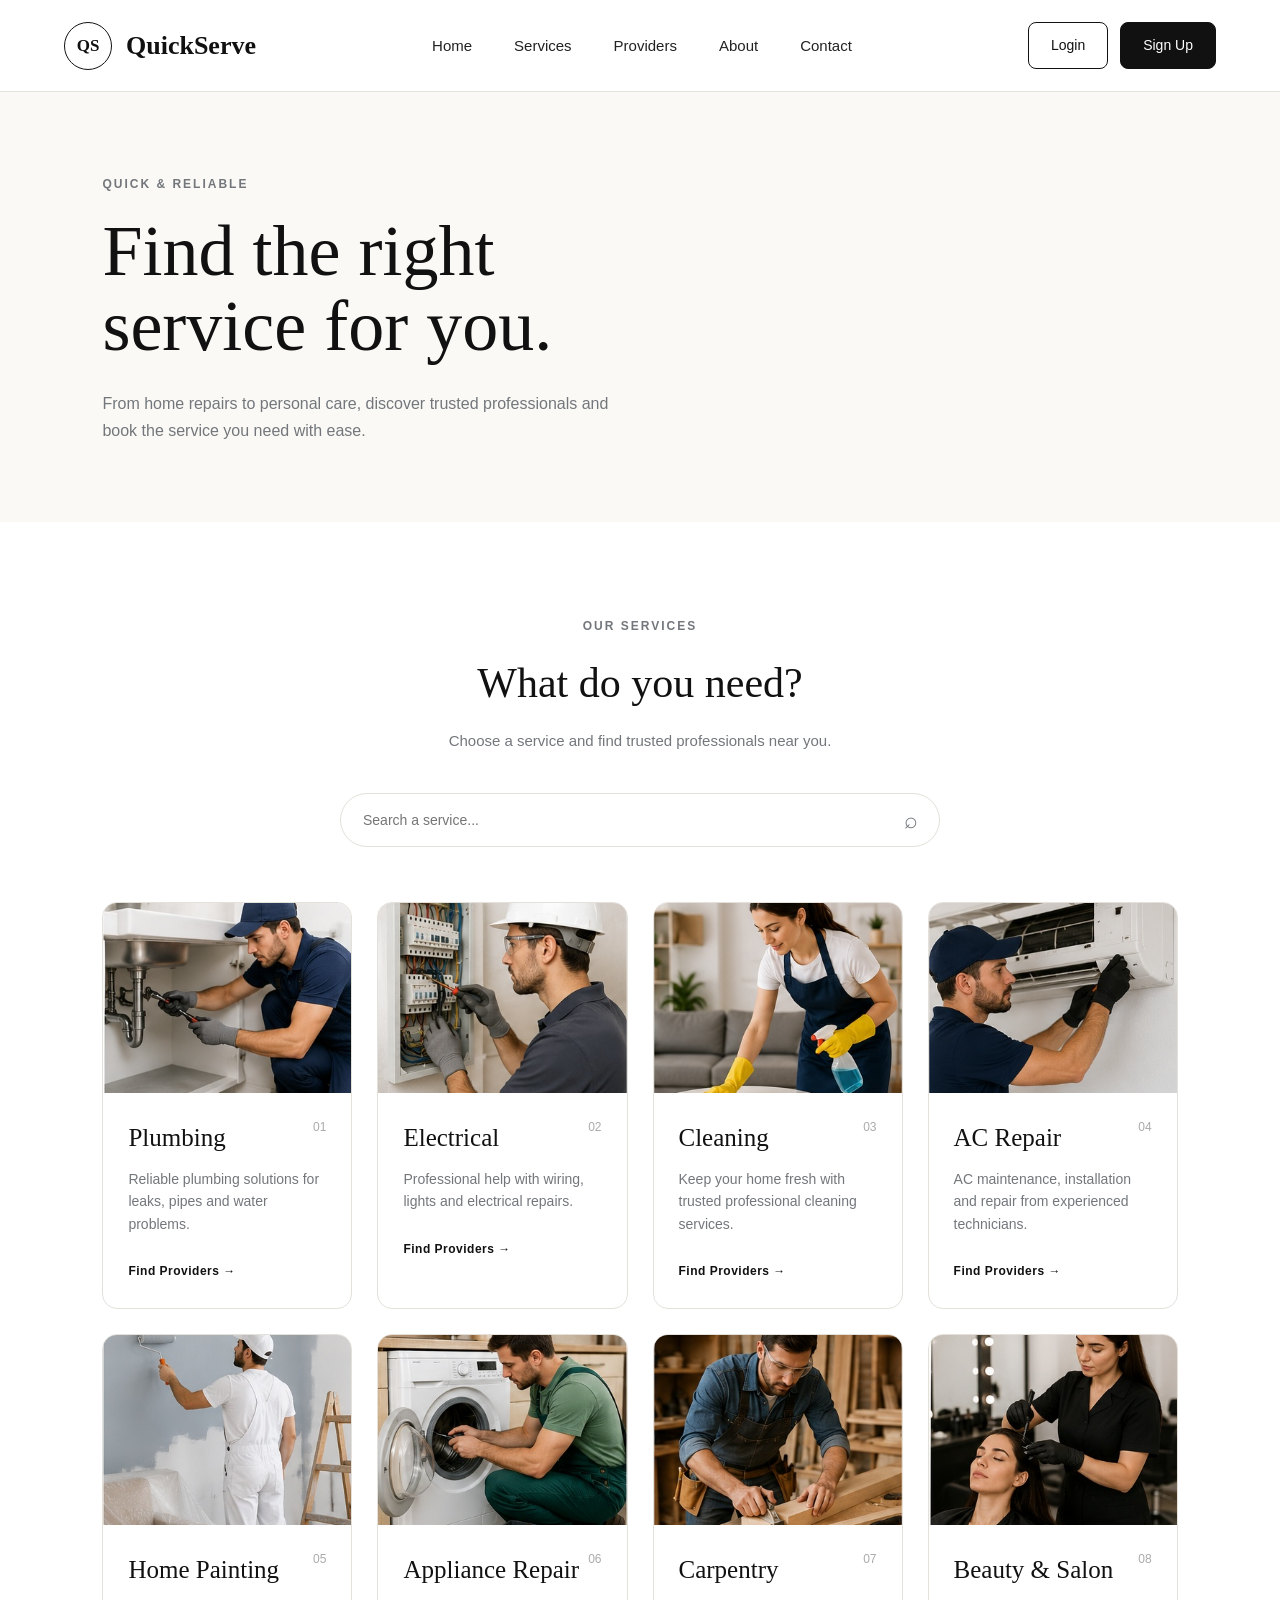
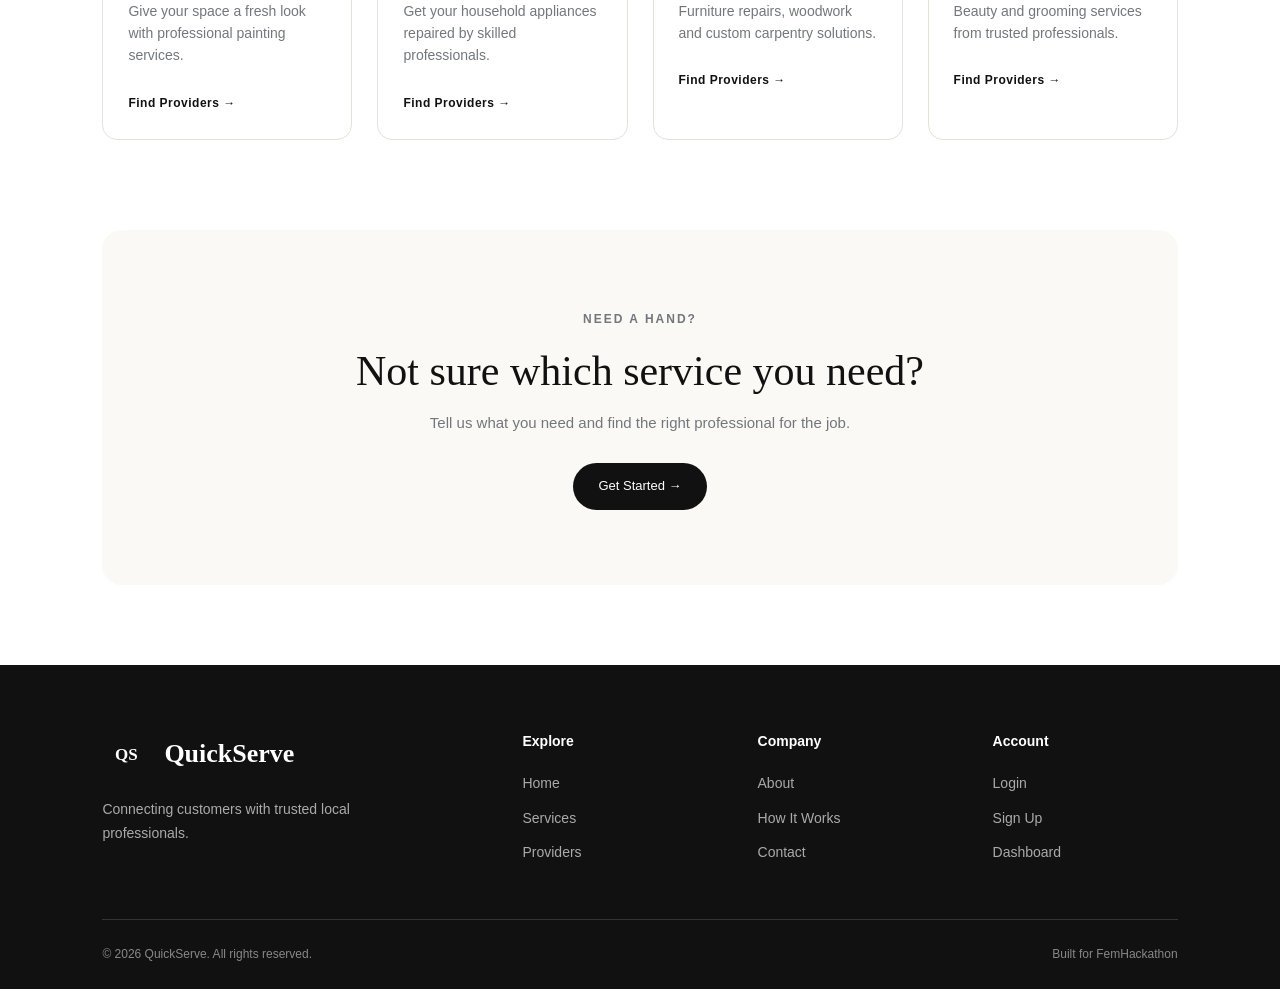
<file: services.html>
<!DOCTYPE html>
<html lang="en">

<head>

    <meta charset="UTF-8">

    <meta
        name="viewport"
        content="width=device-width, initial-scale=1.0"
    >

    <title>QuickServe - Services</title>

    <link rel="stylesheet" href="style.css">

</head>


<body>


<!-- =========================================
                NAVBAR
========================================= -->

<header>

    <nav class="navbar">

    <!-- Logo -->
    <a href="index.html" class="logo">
        <span class="logo-circle">QS</span>
        <span>QuickServe</span>
    </a>


    <!-- Hamburger -->
    <input type="checkbox" id="menu-toggle">

    <label for="menu-toggle" class="hamburger">
        ☰
    </label>


    <!-- Navigation -->
    <ul class="nav-links">

        <li>
            <a href="index.html">Home</a>
        </li>

        <li>
            <a href="services.html">Services</a>
        </li>

        <li>
            <a href="providers.html">Providers</a>
        </li>

        <li>
            <a href="about.html">About</a>
        </li>

        <li>
            <a href="index.html#contact">Contact</a>
        </li>

    </ul>


    <!-- Auth -->
    <div class="auth-buttons">

        <a href="login.html" class="login-btn">
            Login
        </a>

        <a href="signup.html" class="signup-btn">
            Sign Up
        </a>

    </div>

</nav>

</header>



<!-- =========================================
                SERVICES HERO
========================================= -->

<section class="services-hero">

    <div class="services-hero-content">

        <span class="services-label">
            QUICK & RELIABLE
        </span>


        <h1>
            Find the right
            <br>
            service for you.
        </h1>


        <p>
            From home repairs to personal care,
            discover trusted professionals and
            book the service you need with ease.
        </p>


    </div>

</section>



<!-- =========================================
                SERVICES
========================================= -->

<section class="services-section">


    <!-- HEADING -->

    <div class="services-heading">

        <span>
            OUR SERVICES
        </span>

        <h2>
            What do you need?
        </h2>

        <p>
            Choose a service and find trusted
            professionals near you.
        </p>

    </div>



    <!-- SEARCH -->

    <div class="service-search">

        <input
            type="text"
            id="serviceSearch"
            placeholder="Search a service..."
        >

        <span>
            ⌕
        </span>

    </div>



    <!-- =====================================
                SERVICE CARDS
    ====================================== -->

    <div class="services-grid">



        <!-- CARD 01 -->

        <div class="service-card">

            <div class="service-image">

                <img
                    src="plumbing.jpg"
                    alt="Plumbing service"
                >

            </div>


            <div class="service-content">

                <span class="service-number">
                    01
                </span>

                <h3>
                    Plumbing
                </h3>

                <p>
                    Reliable plumbing solutions
                    for leaks, pipes and water
                    problems.
                </p>

                <a href="providers.html">
                    Find Providers →
                </a>

            </div>

        </div>



        <!-- CARD 02 -->

        <div class="service-card">

            <div class="service-image">

                <img
                    src="electrical.jpg"
                    alt="Electrical service"
                >

            </div>


            <div class="service-content">

                <span class="service-number">
                    02
                </span>

                <h3>
                    Electrical
                </h3>

                <p>
                    Professional help with
                    wiring, lights and electrical
                    repairs.
                </p>

                <a href="providers.html">
                    Find Providers →
                </a>

            </div>

        </div>



        <!-- CARD 03 -->

        <div class="service-card">

            <div class="service-image">

                <img
                    src="cleaning.jpg"
                    alt="Cleaning service"
                >

            </div>


            <div class="service-content">

                <span class="service-number">
                    03
                </span>

                <h3>
                    Cleaning
                </h3>

                <p>
                    Keep your home fresh with
                    trusted professional cleaning
                    services.
                </p>

                <a href="providers.html">
                    Find Providers →
                </a>

            </div>

        </div>



        <!-- CARD 04 -->

        <div class="service-card">

            <div class="service-image">

                <img
                    src="ac-repair.jpg"
                    alt="AC repair service"
                >

            </div>


            <div class="service-content">

                <span class="service-number">
                    04
                </span>

                <h3>
                    AC Repair
                </h3>

                <p>
                    AC maintenance, installation
                    and repair from experienced
                    technicians.
                </p>

                <a href="providers.html">
                    Find Providers →
                </a>

            </div>

        </div>



        <!-- CARD 05 -->

        <div class="service-card">

            <div class="service-image">

                <img
                    src="painting.jpg"
                    alt="Home painting service"
                >

            </div>


            <div class="service-content">

                <span class="service-number">
                    05
                </span>

                <h3>
                    Home Painting
                </h3>

                <p>
                    Give your space a fresh look
                    with professional painting
                    services.
                </p>

                <a href="providers.html">
                    Find Providers →
                </a>

            </div>

        </div>



        <!-- CARD 06 -->

        <div class="service-card">

            <div class="service-image">

                <img
                    src="appliance.jpg"
                    alt="Appliance repair service"
                >

            </div>


            <div class="service-content">

                <span class="service-number">
                    06
                </span>

                <h3>
                    Appliance Repair
                </h3>

                <p>
                    Get your household appliances
                    repaired by skilled professionals.
                </p>

                <a href="providers.html">
                    Find Providers →
                </a>

            </div>

        </div>



        <!-- CARD 07 -->

        <div class="service-card">

            <div class="service-image">

                <img
                    src="carpentry.jpg"
                    alt="Carpentry service"
                >

            </div>


            <div class="service-content">

                <span class="service-number">
                    07
                </span>

                <h3>
                    Carpentry
                </h3>

                <p>
                    Furniture repairs, woodwork
                    and custom carpentry solutions.
                </p>

                <a href="providers.html">
                    Find Providers →
                </a>

            </div>

        </div>



        <!-- CARD 08 -->

        <div class="service-card">

            <div class="service-image">

                <img
                    src="beauty.jpg"
                    alt="Beauty and salon service"
                >

            </div>


            <div class="service-content">

                <span class="service-number">
                    08
                </span>

                <h3>
                    Beauty & Salon
                </h3>

                <p>
                    Beauty and grooming services
                    from trusted professionals.
                </p>

                <a href="providers.html">
                    Find Providers →
                </a>

            </div>

        </div>


    </div>

</section>



<!-- =========================================
                    CTA
========================================= -->

<section class="services-cta">

    <div class="services-cta-content">

        <span>
            NEED A HAND?
        </span>


        <h2>
            Not sure which service
            you need?
        </h2>


        <p>
            Tell us what you need and find
            the right professional for the job.
        </p>


        <a href="#">
            Get Started →
        </a>

    </div>

</section>

<!-- ================= FOOTER ================= -->

<footer>

    <div class="footer-top">


        <div class="footer-brand">

            <a href="#" class="logo">

                <span class="logo-circle">
                    QS
                </span>

                <span>
                    QuickServe
                </span>

            </a>

            <p>
                Connecting customers with
                trusted local professionals.
            </p>

        </div>


        <div class="footer-column">

            <h4>
                Explore
            </h4>

            <a href="#home">
                Home
            </a>

            <a href="#services">
                Services
            </a>

            <a href="#providers">
                Providers
            </a>

        </div>


        <div class="footer-column">

            <h4>
                Company
            </h4>

            <a href="#about">
                About
            </a>

            <a href="#">
                How It Works
            </a>

            <a href="#contact">
                Contact
            </a>

        </div>


        <div class="footer-column">

            <h4>
                Account
            </h4>

            <a href="#">
                Login
            </a>

            <a href="#">
                Sign Up
            </a>

            <a href="#">
                Dashboard
            </a>

        </div>

    </div>


    <div class="footer-bottom">

        <p>
            © 2026 QuickServe. All rights reserved.
        </p>

        <p>
            Built for FemHackathon
        </p>

    </div>

</footer>






<!-- JAVASCRIPT -->

<script src="services.js"></script>


</body>

</html>
</file>
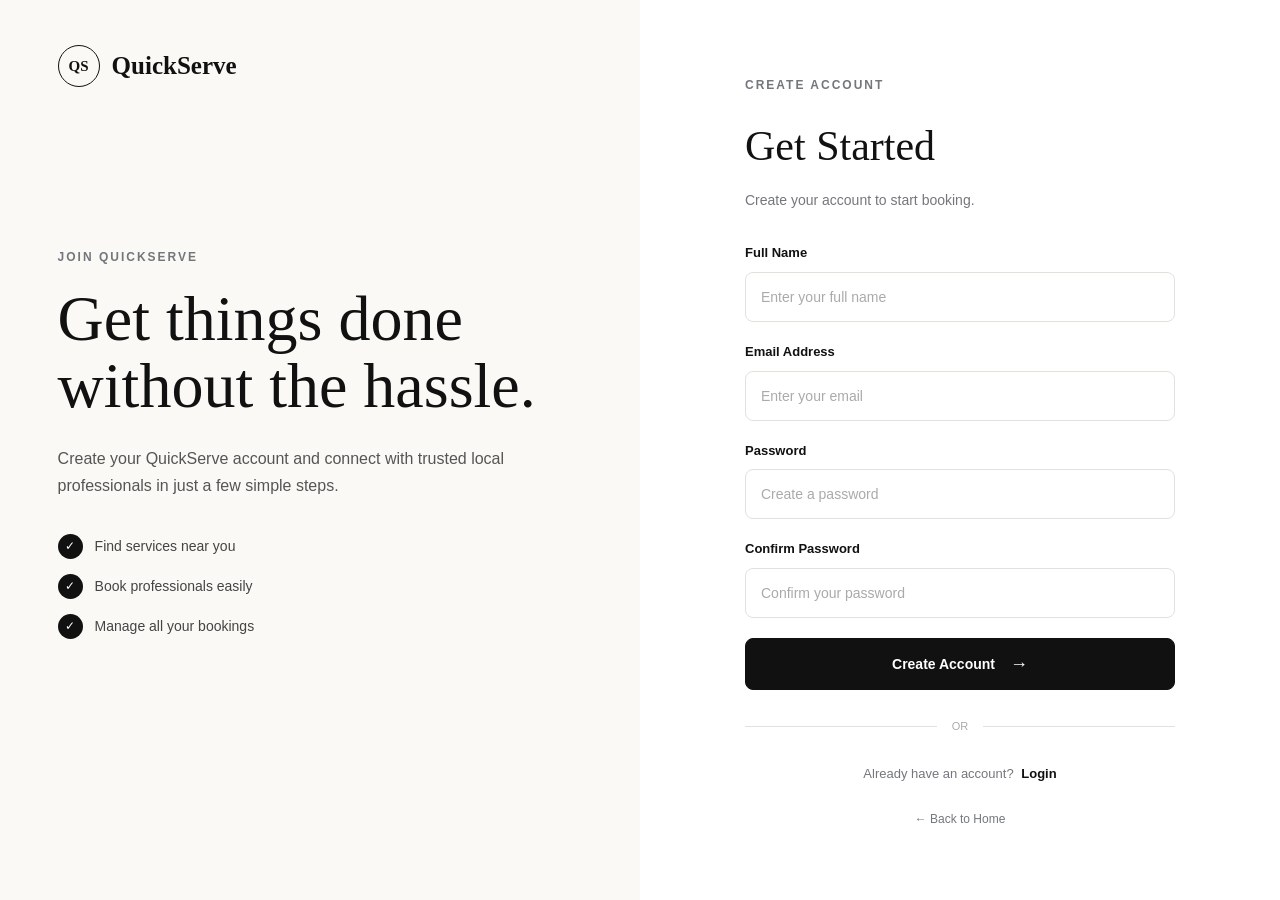
<file: signup.html>
<!DOCTYPE html>
<html lang="en">
<head>
    <meta charset="UTF-8">
    <meta name="viewport" content="width=device-width, initial-scale=1.0">

    <title>QuickServe - Sign Up</title>

    <link rel="stylesheet" href="auth.css">
</head>

<body>


    <script src="auth.js"></script>
    <main class="auth-page">

        <!-- LEFT SIDE -->
        <section class="auth-info">

            <div class="brand">
                <div class="brand-logo">QS</div>
                <span>QuickServe</span>
            </div>

            <div class="info-content">

                <span class="label">JOIN QUICKSERVE</span>

                <h1>
                    Get things done
                    without the hassle.
                </h1>

                <p>
                    Create your QuickServe account and connect
                    with trusted local professionals in just a
                    few simple steps.
                </p>

                <div class="info-points">

                    <div>
                        <span>✓</span>
                        <p>Find services near you</p>
                    </div>

                    <div>
                        <span>✓</span>
                        <p>Book professionals easily</p>
                    </div>

                    <div>
                        <span>✓</span>
                        <p>Manage all your bookings</p>
                    </div>

                </div>

            </div>

        </section>


        <!-- RIGHT SIDE -->
        <section class="auth-box">

            <div class="form-container">

                <span class="form-label">CREATE ACCOUNT</span>

                <h2>Get Started</h2>

                <p class="form-subtitle">
                    Create your account to start booking.
                </p>


                <form id="signupForm">

                    <div class="input-group">

                        <label for="name">
                            Full Name
                        </label>

                        <input
                            type="text"
                            id="name"
                            placeholder="Enter your full name"
                            required
                        >

                    </div>


                    <div class="input-group">

                        <label for="email">
                            Email Address
                        </label>

                        <input
                            type="email"
                            id="email"
                            placeholder="Enter your email"
                            required
                        >

                    </div>


                    <div class="input-group">

                        <label for="password">
                            Password
                        </label>

                        <input
                            type="password"
                            id="password"
                            placeholder="Create a password"
                            required
                        >

                    </div>


                    <div class="input-group">

                        <label for="confirm-password">
                            Confirm Password
                        </label>

                        <input
                            type="password"
                            id="confirm-password"
                            placeholder="Confirm your password"
                            required
                        >

                    </div>


                    <button type="submit" class="auth-btn">

                        Create Account

                        <span>→</span>

                    </button>

                </form>


                <div class="divider">
                    <span>OR</span>
                </div>


                <p class="switch-text">

                    Already have an account?

                    <a href="login.html">
                        Login
                    </a>

                </p>


                <a href="index.html" class="back-home">
                    ← Back to Home
                </a>

            </div>

        </section>

    </main>

</body>
</html>
</file>
<file: chatboss.css>
.ai-button {
    position: fixed;
    right: 25px;
    bottom: 25px;

    width: 58px;
    height: 58px;

    border: none;
    border-radius: 50%;

    background: #73777C;
    color: white;

    font-size: 24px;
    cursor: pointer;

    box-shadow: 0 10px 30px rgba(0,0,0,.18);

    z-index: 9999;
}


.chat-box {
    position: fixed;

    right: 25px;
    bottom: 95px;

    width: 350px;
    max-width: calc(100% - 30px);

    background: white;

    border-radius: 18px;

    box-shadow: 0 15px 45px rgba(0,0,0,.18);

    overflow: hidden;

    display: none;

    z-index: 9999;
}


.chat-box.show {
    display: block;
}


.chat-header {
    background: #73777C;
    color: white;

    padding: 16px 18px;

    display: flex;
    justify-content: space-between;
    align-items: center;
}


.chat-header strong {
    display: block;
    font-size: 16px;
}


.chat-header small {
    opacity: .8;
}


.chat-header button {
    border: none;
    background: transparent;
    color: white;

    font-size: 24px;
    cursor: pointer;
}


.chat-messages {
    height: 300px;

    padding: 15px;

    overflow-y: auto;

    background: #f7f8fa;
}


.bot-message,
.user-message {
    max-width: 82%;

    padding: 10px 13px;

    margin-bottom: 10px;

    border-radius: 12px;

    font-size: 14px;

    line-height: 1.5;
}


.bot-message {
    background: white;
    color: #333;
}


.user-message {
    margin-left: auto;

    background: #73777C;
    color: white;
}


.chat-input {
    display: flex;

    padding: 12px;

    border-top: 1px solid #eee;

    gap: 8px;
}


.chat-input input {
    flex: 1;

    border: 1px solid #ddd;

    border-radius: 10px;

    padding: 11px;

    outline: none;
}


.chat-input button {
    width: 42px;

    border: none;

    border-radius: 10px;

    background: #73777C;

    color: white;

    font-size: 18px;

    cursor: pointer;
}


@media (max-width: 480px) {

    .chat-box {
        right: 15px;
        bottom: 85px;

        width: calc(100% - 30px);
    }

    .ai-button {
        right: 15px;
        bottom: 15px;
    }
}
</file>
<file: style.css>
/* 

  body {
   font-family: 'Helvetica Neue', Arial, sans-serif; 
   background: var(--bg); 
   color: var(--text); 
   line-height: 1.6; 
  }

  a { 
    text-decoration: none; 
    color: inherit; 
  }

  ul { 
    list-style: none; 
  }

  img { 
    max-width: 100%; 
    display: block; 
  }

  h1, h2, h3 { 
    font-family: 'Georgia', 'Times New Roman', serif; 
    font-weight: 400; 
    letter-spacing: 0.5px; 
  } */

  /* the checkbox itself is always hidden — it only holds state */
  /* #menu-toggle {
    display: none;
  }

  header{ position: sticky; top: 0; z-index: 40; }

  nav {
    display: flex;
    justify-content: space-between;
    align-items: center;
    padding: 26px 8%;
    border-bottom: 1px solid var(--line);
    background: rgba(255,255,255,0.94);
    backdrop-filter: blur(6px);
    position: relative;
  }

  .nav-left{
    display:flex;
    align-items:center;
    gap:20px;
  } */

  /* hamburger is hidden by default — only shows on mobile (see media query) */
  /* .hamburger{
    display:none;
    flex-direction:column;
    justify-content:center;
    gap:5px;
    width:24px;
    height:24px;
    cursor:pointer;
    z-index: 50;
  }
  .hamburger span{
    width:100%;
    height:2px;
    background:var(--text);
    display:block;
    transition: transform 0.3s ease, opacity 0.3s ease;
  } */
  /* turns into an X when menu is open */
  /* #menu-toggle:checked ~ header .hamburger span:nth-child(1),
  #menu-toggle:checked ~ .hamburger span:nth-child(1){
    transform: translateY(7px) rotate(45deg);
  }
  #menu-toggle:checked ~ header .hamburger span:nth-child(2),
  #menu-toggle:checked ~ .hamburger span:nth-child(2){
    opacity:0;
  }
  #menu-toggle:checked ~ header .hamburger span:nth-child(3),
  #menu-toggle:checked ~ .hamburger span:nth-child(3){
    transform: translateY(-7px) rotate(-45deg);
  }

  .locale{
    display:flex;
    gap:14px;
    font-size:0.72rem;
    letter-spacing:1px;
    color:var(--muted);
  }

  .logo{
    display:flex;
    align-items:center;
    gap:10px;
    font-family:'Georgia', serif;
    font-size:1.4rem;
    letter-spacing:3px;
    text-transform:uppercase;
  }

  .nav-links {
    display: flex;
    gap: 34px;
    font-size: 0.82rem;
    letter-spacing: 1px;
    text-transform: uppercase;
  }

  .nav-links a { 
    position: relative; 
    padding-bottom: 4px; 
  }

  .nav-links a::after {
    content: '';
    position: absolute; 
    left: 0; 
    bottom: 0;
    width: 0; 
    height: 1px;
    background: var(--text);
    transition: width 0.35s ease;
  }

  .nav-links a:hover::after { 
    width: 100%; 
  }

  .nav-icons{ 
    display:flex; 
    gap:22px; 
    align-items:center; 
  }



  .auth-buttons {
    display: flex;
    align-items: center;
    gap: 10px;
} */

/* =========================
        HAMBURGER
========================= */

#menu-toggle {
    display: none;
}

.hamburger {
    display: none;
    font-size: 28px;
    cursor: pointer;
    color: #111111;
    line-height: 1;
    user-select: none;
}


/* =========================
        MOBILE NAVBAR
========================= */

@media (max-width: 900px) {

    .navbar {
        position: relative;
    }

    .hamburger {
        display: block;
        margin-left: auto;
        z-index: 1001;
    }

    .nav-links {
        position: absolute;
        top: 100%;
        left: 0;
        width: 100%;

        background: #EBEFF6;

        display: flex;
        flex-direction: column;
        align-items: center;

        gap: 0;

        padding: 0;

        max-height: 0;
        overflow: hidden;

        opacity: 0;
        visibility: hidden;

        transition:
            max-height 0.4s ease,
            opacity 0.3s ease,
            padding 0.3s ease;
        
        z-index: 1000;
    }

    .nav-links li {
        width: 100%;
        text-align: center;
    }

    .nav-links li a {
        display: block;
        width: 100%;
        padding: 15px 20px;
    }

    .nav-links li a:hover {
        background: rgba(255,255,255,0.5);
    }

    /* MENU OPEN */

    #menu-toggle:checked ~ .nav-links {
        max-height: 400px;
        opacity: 1;
        visibility: visible;
        padding: 15px 0;
    }

    /* Auth buttons mobile */

    .auth-buttons {
        display: none;
    }

}
.login-btn,
.signup-btn {
    padding: 9px 18px;
    border-radius: 25px;
    font-size: 13px;
    transition: 
        background-color 0.3s ease,
        color 0.3s ease,
        transform 0.3s ease;
}

/* Login */

.login-btn {
    border: 1px solid #111;
    color: #111;
    background: transparent;
}

.login-btn:hover {
    background-color: #111;
    color: white;
    transform: translateY(-2px);
}

/* Sign Up */

.signup-btn {
    background-color: #111;
    color: white;
    border: 1px solid #111;
}

.signup-btn:hover {
    background-color: #73777C;
    border-color: #73777C;
    transform: translateY(-2px);
}

 
  /*========================
          Media Queries
  =========================*/

  /* Tablet — 2 columns, image full width on top */
  @media (max-width: 1024px) {
    .container{
      grid-template-columns: 1fr 1fr;
      min-height: auto;
      row-gap: 40px;
    }
    .hero-img{ grid-column: 1 / -1; order: -1; }
    .hero-cutout-img{ max-width: 280px; margin: 0 auto; }
  }

  /* Mobile — everything stacks, nav collapses into hamburger */
  @media (max-width: 768px) {

    /* ---- nav ---- */
    .locale{ display:none; }
    .nav-links{
      display: none;               /* hidden until menu opened */
      position: absolute;
      top: 100%;
      left: 0;
      right: 0;
      background: #fff;
      flex-direction: column;
      gap: 0;
      padding: 10px 8%;
      border-bottom: 1px solid var(--line);
    }
    .nav-links li{ border-bottom: 1px solid var(--line); }
    .nav-links a{ display:block; padding: 14px 0; }
    .nav-links a::after{ display:none; }

    .nav-icons{
      display: none;               /* hidden until menu opened */
      position: absolute;
      top: 100%;
      left: 0;
      right: 0;
      background: #fff;
      justify-content: center;
      gap: 30px;
      padding: 16px 8%;
      border-bottom: 1px solid var(--line);
      /* pushed below nav-links using margin-top trick when both open */
    }

    .hamburger{ display:flex; }

    /* when checkbox is checked, reveal the mobile menu */
    #menu-toggle:checked ~ header nav .nav-links,
    #menu-toggle:checked ~ header nav .nav-icons{
      display: flex;
    }
    #menu-toggle:checked ~ header nav .nav-icons{
      top: calc(100% + 189px); /* sits below the links list — adjust if link count changes */
    }

    /* ---- hero ---- */
    .container{
      grid-template-columns: 1fr;
      min-height: auto;
      row-gap: 30px;
    }
    .hero-img{ order: -1; grid-column: auto; }
    .hero-left-text{ align-items: center; text-align: center; }
    .hero-left-text h1{ max-width: 100%; }
    .hero-card{ width: 100%; max-width: 320px; margin: 0 auto; }
    .hero-right-text{ align-items: center; text-align: center; }
    .hero-right-text p{ max-width: 100%; }
  }


  
   /*========================
           Media Queries
   =========================*/        

   @media (max-width: 768px) {

    .nav-links {
        display: none;
    }

    .hamburger {
        display: block;
        cursor: pointer;
    }

    #menu-toggle:checked ~ .nav-links {
        display: flex;
        flex-direction: column;
    }

}



@media (max-width: 768px) {

    .auth-buttons {
        display: none;
    }

}

@media (max-width: 480px) {

    .home {
        padding: 45px 6%;
    }

    .home-content h1 {
        font-size: 35px;
    }

    .home-buttons {
        flex-direction: column;
    }

    .primary-btn,
    .secondary-btn {
        width: 100%;
    }

    .home-image img {
        height: 330px;
    }
}

/* =========================
   RESET
========================= */

* {
    margin: 0;
    padding: 0;
    box-sizing: border-box;
}


:root {

    --bg: #ffffff;

    --soft-bg: #f7f5f1;

    --hero-bg: #f5f3ef;

    --text: #111111;

    --muted: #626262;

    --line: #e5e2dc;

    --accent: #111111;

    --soft-accent: #eee7da;

}


html {
    scroll-behavior: smooth;
}


body {

    font-family:
        Arial,
        Helvetica,
        sans-serif;

    background: var(--bg);

    color: var(--text);

    line-height: 1.6;
}


a {
    text-decoration: none;
    color: inherit;
}


ul {
    list-style: none;
}


img {
    width: 100%;
    display: block;
}



/* =========================
   NAVBAR
========================= */

header {

    position: sticky;

    top: 0;

    z-index: 100;
}


.navbar {

    height: 92px;

    padding: 0 5%;

    display: flex;

    align-items: center;

    justify-content: space-between;

    background: rgba(255,255,255,0.96);

    backdrop-filter: blur(8px);

    border-bottom: 1px solid var(--line);
}



/* LOGO */

.logo {

    display: flex;

    align-items: center;

    gap: 14px;

    font-family: Georgia, serif;

    font-size: 26px;

    font-weight: 600;
}


.logo-circle {

    width: 48px;

    height: 48px;

    border: 1px solid var(--text);

    border-radius: 50%;

    display: flex;

    align-items: center;

    justify-content: center;

    font-size: 17px;

    font-family: Georgia, serif;
}



/* NAV LINKS */

.nav-links {

    display: flex;

    align-items: center;

    gap: 42px;
}


.nav-links a {

    position: relative;

    font-size: 15px;

    color: #222;

    padding: 8px 0;
}


.nav-links a::after {

    content: "";

    position: absolute;

    left: 0;

    bottom: 0;

    width: 0;

    height: 1px;

    background: var(--text);

    transition: width 0.3s ease;
}


.nav-links a:hover::after,
.nav-links a.active::after {

    width: 100%;
}



/* AUTH BUTTONS */

.auth-buttons {

    display: flex;

    align-items: center;

    gap: 12px;
}


.login-btn,
.signup-btn {

    padding: 11px 22px;

    border-radius: 8px;

    font-size: 14px;

    transition:
        transform 0.3s ease,
        background-color 0.3s ease,
        color 0.3s ease;
}


.login-btn {

    border: 1px solid var(--text);

    background: transparent;
}


.login-btn:hover {

    background: var(--text);

    color: white;

    transform: translateY(-2px);
}


.signup-btn {

    background: var(--text);

    color: white;

    border: 1px solid var(--text);
}


.signup-btn:hover {

    background: #73777C;

    border-color: #73777C;

    transform: translateY(-2px);
}



/* HAMBURGER */

#menu-toggle {

    display: none;
}


.hamburger {

    display: none;

    font-size: 28px;

    cursor: pointer;
}



/* =========================
   HERO
========================= */

.hero {

    background: var(--hero-bg);

    overflow: hidden;
}


.hero-content {

    min-height: 760px;

    display: grid;

    grid-template-columns: 1fr 1fr;
}



/* LEFT */

.hero-text {

    padding:

        100px
        8%;

    display: flex;

    flex-direction: column;

    justify-content: center;
}


.eyebrow {

    display: inline-block;

    width: fit-content;

    padding: 9px 18px;

    margin-bottom: 28px;

    background: var(--soft-accent);

    border-radius: 30px;

    font-size: 13px;

    font-weight: 600;

    letter-spacing: 0.5px;
}


.hero-text h1 {

    font-family: Georgia,
        "Times New Roman",
        serif;

    font-size: clamp(
        48px,
        5vw,
        76px
    );

    line-height: 1.04;

    font-weight: 500;

    letter-spacing: -2px;

    margin-bottom: 28px;
}


.hero-description {

    max-width: 520px;

    color: var(--muted);

    font-size: 18px;

    line-height: 1.7;

    margin-bottom: 35px;
}



/* HERO BUTTONS */

.hero-buttons {

    display: flex;

    gap: 18px;

    margin-bottom: 42px;
}


.primary-btn,
.secondary-btn {

    display: flex;

    align-items: center;

    justify-content: center;

    gap: 15px;

    min-height: 52px;

    padding: 0 24px;

    border-radius: 8px;

    font-size: 15px;

    transition:
        transform 0.3s ease,
        box-shadow 0.3s ease,
        background-color 0.3s ease;
}


.primary-btn {

    background: var(--text);

    color: white;
}


.secondary-btn {

    border: 1px solid var(--text);

    background: transparent;
}


.primary-btn:hover,
.secondary-btn:hover {

    transform: translateY(-4px);

    box-shadow:
        0 10px 20px
        rgba(0,0,0,0.12);
}


.primary-btn span {

    font-size: 22px;
}



/* CUSTOMERS */

.customers {

    display: flex;

    align-items: center;

    gap: 18px;
}


.avatars {

    display: flex;
}


.avatars span {

    width: 42px;

    height: 42px;

    border-radius: 50%;

    background: #e9e1d5;

    border: 2px solid white;

    display: flex;

    align-items: center;

    justify-content: center;

    margin-left: -8px;

    font-size: 20px;
}


.avatars span:first-child {

    margin-left: 0;
}


.customers strong {

    font-size: 18px;
}


.customers p {

    color: var(--muted);

    font-size: 14px;
}



/* =========================
   HERO IMAGE
========================= */

.hero-image {

    position: relative;

    min-height: 760px;

    overflow: hidden;
}


.hero-image img {

    width: 100%;

    height: 100%;

    object-fit: cover;
}



/* BADGE */

.trusted-badge {

    position: absolute;

    right: 7%;

    top: 38%;

    width: 145px;

    padding: 20px 15px;

    background:
        rgba(255,255,255,0.94);

    border-radius: 12px;

    text-align: center;

    box-shadow:
        0 12px 30px
        rgba(0,0,0,0.08);
}


.badge-icon {

    width: 48px;

    height: 48px;

    margin: 0 auto 12px;

    border-radius: 50%;

    background: #eee2ce;

    display: flex;

    align-items: center;

    justify-content: center;

    font-size: 24px;
}


.trusted-badge strong {

    display: block;

    font-size: 14px;

    line-height: 1.4;

    margin-bottom: 5px;
}


.trusted-badge span {

    color: var(--muted);

    font-size: 11px;
}



/* =========================
   FOUR STEPS
========================= */

.steps {

    display: grid;

    grid-template-columns:
        repeat(4, 1fr);

    padding: 55px 5%;

    background: white;
}


.step {

    padding:
        0 45px;

    border-right:
        1px solid var(--line);

}


.step:last-child {

    border-right: none;
}


.step-icon {

    width: 64px;

    height: 64px;

    border-radius: 50%;

    background: #f3ede3;

    display: flex;

    align-items: center;

    justify-content: center;

    font-size: 34px;

    margin-bottom: 20px;
}


.step h3 {

    font-size: 19px;

    margin-bottom: 10px;
}


.step p {

    color: var(--muted);

    font-size: 15px;

    max-width: 220px;
}



/* =========================
   ABOUT
========================= */

.about {

    padding: 110px 8%;

    display: grid;

    grid-template-columns:
        1fr 1fr;

    gap: 90px;

    align-items: center;

    background: var(--soft-bg);
}


.about-image {

    overflow: hidden;

    border-radius: 10px;
}


.about-image img {

    height: 500px;

    object-fit: cover;

    transition:
        transform 0.5s ease;
}


.about-image:hover img {

    transform: scale(1.04);
}


.about-content {

    max-width: 520px;
}


.section-label {

    font-size: 12px;

    font-weight: bold;

    letter-spacing: 2px;

    color: var(--muted);
}


.about-content h2 {

    font-family: Georgia, serif;

    font-size: 55px;

    line-height: 1.1;

    font-weight: 500;

    margin:
        20px 0 25px;
}


.about-content p {

    color: var(--muted);

    font-size: 17px;

    line-height: 1.8;

    margin-bottom: 30px;
}


.text-link {

    font-weight: 600;

    border-bottom: 1px solid var(--text);

    padding-bottom: 5px;
}



/* =========================
   STATS
========================= */

.stats {

    padding: 85px 5%;

    display: grid;

    grid-template-columns:
        repeat(4, 1fr);

    text-align: center;

    border-bottom: 1px solid var(--line);
}


.stat {

    border-right:
        1px solid var(--line);
}


.stat:last-child {

    border-right: none;
}


.stat h2 {

    font-family: Georgia, serif;

    font-size: 48px;

    font-weight: 500;

    margin-bottom: 5px;
}


.stat p {

    color: var(--muted);

    font-size: 14px;
}



/* =========================
   CTA
========================= */

.cta {

    padding: 120px 20px;

    background: var(--hero-bg);

    text-align: center;
}


.cta-content {

    max-width: 650px;

    margin: auto;
}


.cta span {

    font-size: 12px;

    letter-spacing: 2px;

    font-weight: bold;

    color: var(--muted);
}


.cta h2 {

    font-family: Georgia, serif;

    font-size: 58px;

    line-height: 1.1;

    font-weight: 500;

    margin:
        18px 0 20px;
}


.cta p {

    color: var(--muted);

    font-size: 17px;

    margin-bottom: 30px;
}


.cta-btn {

    display: inline-flex;

    padding:
        14px 26px;

    background: var(--text);

    color: white;

    border-radius: 8px;

    transition:
        transform 0.3s ease,
        box-shadow 0.3s ease;
}


.cta-btn:hover {

    transform: translateY(-4px);

    box-shadow:
        0 10px 20px
        rgba(0,0,0,0.15);
}



/* =========================
   FOOTER
========================= */

footer {

    background: #111;

    color: white;

    padding:
        65px 8% 25px;
}


.footer-top {

    display: grid;

    grid-template-columns:
        2fr 1fr 1fr 1fr;

    gap: 50px;

    padding-bottom: 55px;

    border-bottom:
        1px solid #333;
}


.footer-brand .logo {

    margin-bottom: 20px;
}


.footer-brand p {

    max-width: 280px;

    color: #aaa;

    font-size: 14px;

    line-height: 1.7;
}


.footer-column {

    display: flex;

    flex-direction: column;

    gap: 12px;
}


.footer-column h4 {

    margin-bottom: 8px;

    font-size: 14px;
}


.footer-column a {

    color: #aaa;

    font-size: 14px;

    transition:
        color 0.3s ease;
}


.footer-column a:hover {

    color: white;
}


.footer-bottom {

    display: flex;

    justify-content: space-between;

    padding-top: 25px;

    color: #888;

    font-size: 12px;
}



/* =========================
   TABLET
========================= */

@media (max-width: 1000px) {

    .nav-links {

        gap: 20px;
    }


    .navbar {

        padding: 0 4%;
    }


    .hero-content {

        min-height: auto;
    }


    .hero-text {

        padding:
            70px 6%;
    }


    .hero-image {

        min-height: 650px;
    }


    .steps {

        grid-template-columns:
            repeat(2, 1fr);

        gap: 45px;
    }


    .step {

        border-right: none;

        padding:
            0 25px;
    }


    .about {

        gap: 50px;

        padding:
            80px 6%;
    }


    .stats {

        grid-template-columns:
            repeat(2, 1fr);

        gap: 40px;
    }


    .stat {

        border-right: none;
    }


    .footer-top {

        grid-template-columns:
            2fr 1fr 1fr;
    }

}



/* =========================
   MOBILE
========================= */

@media (max-width: 768px) {


    /* NAVBAR */

    .navbar {

        height: 75px;

        padding: 0 6%;
    }


    .logo {

        font-size: 21px;

        gap: 9px;
    }


    .logo-circle {

        width: 40px;

        height: 40px;

        font-size: 14px;
    }


    .hamburger {

        display: block;
    }


    .nav-links {

        display: none;

        position: absolute;

        top: 75px;

        left: 0;

        width: 100%;

        padding: 15px 6%;

        background: white;

        flex-direction: column;

        align-items: flex-start;

        gap: 0;

        border-bottom:
            1px solid var(--line);
    }


    .nav-links li {

        width: 100%;

        border-bottom:
            1px solid var(--line);
    }


    .nav-links a {

        display: block;

        padding: 15px 0;
    }


    .auth-buttons {

        display: none;
    }


    #menu-toggle:checked ~ .nav-links {

        display: flex;
    }



    /* HERO */

    .hero-content {

        grid-template-columns:
            1fr;

    }


    .hero-text {

        padding:
            65px 7%;

        text-align: left;
    }


    .hero-text h1 {

        font-size: 48px;

        letter-spacing: -1.5px;
    }


    .hero-description {

        font-size: 16px;
    }


    .hero-buttons {

        flex-wrap: wrap;
    }


    .primary-btn,
    .secondary-btn {

        min-height: 48px;

        padding:
            0 18px;
    }


    .hero-image {

        min-height: 480px;

        order: -1;
    }


    .trusted-badge {

        right: 5%;

        top: 10%;

        transform: scale(0.85);
    }



    /* STEPS */

    .steps {

        grid-template-columns: 1fr;

        padding:
            55px 8%;

        gap: 40px;
    }


    .step {

        padding: 0;

        border-bottom:
            1px solid var(--line);

        padding-bottom: 30px;
    }


    .step:last-child {

        border-bottom: none;
    }



    /* ABOUT */

    .about {

        grid-template-columns: 1fr;

        padding:
            70px 7%;

        gap: 45px;
    }


    .about-image img {

        height: 380px;
    }


    .about-content h2 {

        font-size: 43px;
    }



    /* STATS */

    .stats {

        grid-template-columns:
            repeat(2, 1fr);

        padding:
            65px 6%;

        gap: 45px 15px;
    }


    .stat h2 {

        font-size: 38px;
    }



    /* CTA */

    .cta {

        padding:
            85px 7%;
    }


    .cta h2 {

        font-size: 43px;
    }



    /* FOOTER */

    footer {

        padding:
            55px 7% 25px;
    }


    .footer-top {

        grid-template-columns:
            1fr 1fr;

        gap: 40px 25px;
    }


    .footer-brand {

        grid-column:
            1 / -1;
    }


    .footer-bottom {

        flex-direction: column;

        gap: 8px;
    }

}



/* =========================
   SMALL MOBILE
========================= */

@media (max-width: 480px) {

    .hero-text h1 {

        font-size: 41px;
    }


    .hero-buttons {

        flex-direction: column;

        align-items: stretch;
    }


    .primary-btn,
    .secondary-btn {

        width: 100%;
    }


    .hero-image {

        min-height: 400px;
    }


    .trusted-badge {

        width: 120px;

        padding: 14px 10px;
    }


    .about-content h2 {

        font-size: 38px;
    }


    .stats {

        grid-template-columns: 1fr;
    }


    .stat {

        border-bottom:
            1px solid var(--line);

        padding-bottom: 25px;
    }


    .stat:last-child {

        border-bottom: none;
    }


    .footer-top {

        grid-template-columns: 1fr;
    }


    .footer-brand {

        grid-column: auto;
    }

}

/* =================================================
                SERVICES PAGE
================================================= */


/* =================================
        SERVICES HERO
================================= */

.services-hero {

    width: 100%;

    min-height: 430px;

    background-color:#faf9f5;

    display: flex;

    align-items: center;

    padding: 70px 8%;

}


.services-hero-content {

    max-width: 650px;

}


.services-label {

    color: #73777C;

    font-size: 12px;

    font-weight: 600;

    letter-spacing: 2px;

}


.services-hero h1 {

    font-family: Georgia, serif;

    font-size: clamp(45px, 6vw, 72px);

    line-height: 1.05;

    font-weight: 500;

    margin: 18px 0 25px;

    color: #111111;

}


.services-hero p {

    max-width: 540px;

    color: #73777C;

    font-size: 16px;

    line-height: 1.7;

}



/* =================================
        SERVICES SECTION
================================= */

.services-section {

    background-color: #ffffff;

    padding: 90px 8%;

}


.services-heading {

    text-align: center;

    margin-bottom: 40px;

}


.services-heading > span {

    color: #73777C;

    font-size: 12px;

    letter-spacing: 2px;

    font-weight: 600;

}


.services-heading h2 {

    font-family: Georgia, serif;

    font-size: 42px;

    font-weight: 500;

    color: #111111;

    margin: 12px 0;

}


.services-heading p {

    color: #73777C;

    font-size: 15px;

}



/* =================================
            SEARCH
================================= */

.service-search {

    position: relative;

    width: 100%;

    max-width: 600px;

    margin: 0 auto 55px;

}


.service-search input {

    width: 100%;

    height: 54px;

    padding: 0 55px 0 22px;

    border: 1px solid #e4e1db;

    border-radius: 30px;

    outline: none;

    font-size: 14px;

    color: #111111;

    background-color: #ffffff;

    transition:
        border-color 0.3s ease,
        box-shadow 0.3s ease;

}


.service-search input:focus {

    border-color: #73777C;

    box-shadow:
        0 0 0 4px rgba(115,119,124,0.08);

}


.service-search span {

    position: absolute;

    right: 22px;

    top: 50%;

    transform: translateY(-50%);

    color: #73777C;

    font-size: 23px;

}



/* =================================
            GRID
================================= */

.services-grid {

    display: grid;

    grid-template-columns:
        repeat(4, 1fr);

    gap: 25px;

}



/* =================================
            CARD
================================= */

.service-card {

    background-color: #ffffff;

    border: 1px solid #e4e1db;

    border-radius: 15px;

    overflow: hidden;

    transition:
        transform 0.35s ease,
        box-shadow 0.35s ease,
        border-color 0.35s ease;

}


.service-card:hover {

    transform: translateY(-7px);

    border-color: #73777C;

    box-shadow:
        0 15px 35px rgba(17,17,17,0.09);

}



/* =================================
            IMAGE
================================= */

.service-image {

    width: 100%;

    height: 190px;

    overflow: hidden;

}


.service-image img {

    width: 100%;

    height: 100%;

    object-fit: cover;

    display: block;

    transition:
        transform 0.5s ease;

}


.service-card:hover
.service-image img {

    transform: scale(1.06);

}



/* =================================
        CARD CONTENT
================================= */

.service-content {

    position: relative;

    padding: 25px;

}


.service-number {

    position: absolute;

    right: 25px;

    top: 25px;

    color: #aaa;

    font-size: 12px;

}


.service-content h3 {

    font-family: Georgia, serif;

    font-size: 25px;

    font-weight: 500;

    color: #111111;

    margin-bottom: 10px;

}


.service-content p {

    color: #73777C;

    font-size: 14px;

    line-height: 1.6;

    margin-bottom: 22px;

}


.service-content a {

    color: #111111;

    font-size: 12px;

    font-weight: 600;

    letter-spacing: 0.5px;

    position: relative;

}


.service-content a::after {

    content: "";

    position: absolute;

    left: 0;

    bottom: -5px;

    width: 0;

    height: 1px;

    background-color: #111111;

    transition:
        width 0.3s ease;

}


.service-content a:hover::after {

    width: 100%;

}



/* =================================
                CTA
================================= */

.services-cta {

    margin: 0 8% 80px;

    padding: 75px 8%;

    background-color: #faf9f5;

    border-radius: 20px;

    text-align: center;

}


.services-cta-content {

    max-width: 650px;

    margin: auto;

}


.services-cta-content > span {

    color: #73777C;

    font-size: 12px;

    letter-spacing: 2px;

    font-weight: 600;

}


.services-cta h2 {

    font-family: Georgia, serif;

    color: #111111;

    font-size: 42px;

    font-weight: 500;

    line-height: 1.2;

    margin: 15px auto;

}


.services-cta p {

    color: #73777C;

    font-size: 15px;

    line-height: 1.6;

    max-width: 500px;

    margin: 0 auto 28px;

}


.services-cta a {

    display: inline-block;

    padding: 13px 25px;

    background-color: #111111;

    color: #ffffff;

    border-radius: 25px;

    font-size: 13px;

    transition:
        background-color 0.3s ease,
        transform 0.3s ease;

}


.services-cta a:hover {

    background-color: #73777C;

    transform: translateY(-3px);

}



/* =================================
            TABLET
================================= */

@media (max-width: 1100px) {

    .services-grid {

        grid-template-columns:
            repeat(2, 1fr);

    }

}



/* =================================
            MOBILE
================================= */

@media (max-width: 768px) {


    .services-hero {

        min-height: 380px;

        padding: 60px 7%;

    }


    .services-hero h1 {

        font-size: 45px;

    }


    .services-hero p {

        font-size: 15px;

    }


    .services-section {

        padding: 65px 7%;

    }


    .services-heading h2 {

        font-size: 34px;

    }


    .services-heading p {

        font-size: 14px;

    }


    .services-grid {

        grid-template-columns: 1fr;

        gap: 20px;

    }


    .service-image {

        height: 210px;

    }


    .service-content {

        padding: 24px;

    }


    .services-cta {

        margin:
            0 7% 60px;

        padding:
            55px 25px;

    }


    .services-cta h2 {

        font-size: 32px;

    }

}
</file>
<file: about.css>
* {
    margin: 0;
    padding: 0;
    box-sizing: border-box;
}


/* ================= ROOT ================= */

:root {
    --bg: #ffffff;
    --hero: #EBEFF6;
    --soft: #faf9f5;
    --text: #111111;
    --muted: #73777C;
    --line: #e4e1db;
}


/* ================= GENERAL ================= */

body {
    font-family: 'Helvetica Neue', Arial, sans-serif;
    background: var(--bg);
    color: var(--text);
    line-height: 1.6;
}


a {
    text-decoration: none;
    color: inherit;
}


img {
    max-width: 100%;
    display: block;
}


h1,
h2,
h3 {
    font-family: Georgia, 'Times New Roman', serif;
    font-weight: 500;
}





 a { 
    text-decoration: none; 
    color: inherit; 
  }

  ul { 
    list-style: none; 
  }

  img { 
    max-width: 100%; 
    display: block; 
  }

  h1, h2, h3 { 
    font-family: 'Georgia', 'Times New Roman', serif; 
    font-weight: 400; 
    letter-spacing: 0.5px; 
  }

  /* the checkbox itself is always hidden — it only holds state */
  #menu-toggle {
    display: none;
  }

  header{ position: sticky; top: 0; z-index: 40; }

  nav {
    display: flex;
    justify-content: space-between;
    align-items: center;
    padding: 26px 8%;
    border-bottom: 1px solid var(--line);
    background: rgba(255,255,255,0.94);
    backdrop-filter: blur(6px);
    position: relative;
  }

  .nav-left{
    display:flex;
    align-items:center;
    gap:20px;
  }

  /* hamburger is hidden by default — only shows on mobile (see media query) */
  .hamburger{
    display:none;
    flex-direction:column;
    justify-content:center;
    gap:5px;
    width:24px;
    height:24px;
    cursor:pointer;
    z-index: 50;
  }
  .hamburger span{
    width:100%;
    height:2px;
    background:var(--text);
    display:block;
    transition: transform 0.3s ease, opacity 0.3s ease;
  }
  /* turns into an X when menu is open */
  #menu-toggle:checked ~ header .hamburger span:nth-child(1),
  #menu-toggle:checked ~ .hamburger span:nth-child(1){
    transform: translateY(7px) rotate(45deg);
  }
  #menu-toggle:checked ~ header .hamburger span:nth-child(2),
  #menu-toggle:checked ~ .hamburger span:nth-child(2){
    opacity:0;
  }
  #menu-toggle:checked ~ header .hamburger span:nth-child(3),
  #menu-toggle:checked ~ .hamburger span:nth-child(3){
    transform: translateY(-7px) rotate(-45deg);
  }

  .locale{
    display:flex;
    gap:14px;
    font-size:0.72rem;
    letter-spacing:1px;
    color:var(--muted);
  }

  .logo{
    display:flex;
    align-items:center;
    gap:10px;
    font-family:'Georgia', serif;
    font-size:1.4rem;
    letter-spacing:3px;
    text-transform:uppercase;
  }

  .nav-links {
    display: flex;
    gap: 34px;
    font-size: 0.82rem;
    letter-spacing: 1px;
    text-transform: uppercase;
  }

  .nav-links a { 
    position: relative; 
    padding-bottom: 4px; 
  }

  .nav-links a::after {
    content: '';
    position: absolute; 
    left: 0; 
    bottom: 0;
    width: 0; 
    height: 1px;
    background: var(--text);
    transition: width 0.35s ease;
  }

  .nav-links a:hover::after { 
    width: 100%; 
  }

  .nav-icons{ 
    display:flex; 
    gap:22px; 
    align-items:center; 
  }



  .auth-buttons {
    display: flex;
    align-items: center;
    gap: 10px;
}

.login-btn,
.signup-btn {
    padding: 9px 18px;
    border-radius: 25px;
    font-size: 13px;
    transition: 
        background-color 0.3s ease,
        color 0.3s ease,
        transform 0.3s ease;
}

/* Login */

.login-btn {
    border: 1px solid #111;
    color: #111;
    background: transparent;
}

.login-btn:hover {
    background-color: #111;
    color: white;
    transform: translateY(-2px);
}

/* Sign Up */

.signup-btn {
    background-color: #111;
    color: white;
    border: 1px solid #111;
}

.signup-btn:hover {
    background-color: #73777C;
    border-color: #73777C;
    transform: translateY(-2px);
}

/* ================= ABOUT HERO ================= */

.about-hero {
    background: #faf9f5;
    min-height: 55vh;

    display: flex;
    align-items: center;
    justify-content: center;

    text-align: center;

    padding: 80px 8%;
}


.about-hero-content {
    max-width: 750px;
}


.eyebrow,
.section-label {
    display: inline-block;

    font-size: 12px;
    letter-spacing: 2px;
    font-weight: 600;

    color: var(--muted);

    margin-bottom: 20px;
}


.about-hero h1 {
    font-size: clamp(45px, 6vw, 75px);
    line-height: 1.05;

    margin-bottom: 25px;
}


.about-hero p {
    max-width: 650px;
    margin: auto;

    font-size: 16px;
    color: #555;

    line-height: 1.8;
}


/* ================= STORY ================= */

.about-story {
    width: 84%;
    max-width: 1200px;

    margin: auto;

    padding: 110px 0;

    display: grid;
    grid-template-columns: 1fr 1fr;

    gap: 80px;

    align-items: center;
}


.about-image {
    overflow: hidden;
    border-radius: 14px;
}


.about-image img {
    width: 100%;
    height: 500px;

    object-fit: cover;

    transition: transform 0.5s ease;
}


.about-image:hover img {
    transform: scale(1.04);
}


.about-content {
    max-width: 520px;
}


.about-content h2 {
    font-size: clamp(38px, 4vw, 55px);

    line-height: 1.1;

    margin-bottom: 25px;
}


.about-content p {
    color: var(--muted);

    font-size: 15px;

    line-height: 1.8;

    margin-bottom: 18px;
}


.about-btn,
.mission-btn {
    display: inline-flex;

    margin-top: 15px;

    padding: 13px 22px;

    background: var(--text);
    color: white;

    border: 1px solid var(--text);

    border-radius: 7px;

    font-size: 13px;

    transition:
        background 0.3s ease,
        transform 0.3s ease;
}


.about-btn:hover,
.mission-btn:hover {
    background: var(--muted);
    border-color: var(--muted);

    transform: translateY(-3px);
}


/* ================= WHY ================= */

.why-section {
    background: var(--soft);

    padding: 100px 8%;
}


.section-heading {
    max-width: 650px;

    margin: 0 auto 60px;

    text-align: center;
}


.section-heading span {
    font-size: 12px;

    letter-spacing: 2px;

    color: var(--muted);

    font-weight: 600;
}


.section-heading h2 {
    font-size: clamp(35px, 4vw, 50px);

    line-height: 1.1;

    margin: 15px 0;
}


.section-heading p {
    color: var(--muted);

    font-size: 15px;
}


.why-grid {
    max-width: 1100px;

    margin: auto;

    display: grid;

    grid-template-columns: repeat(3, 1fr);

    gap: 25px;
}


.why-card {
    background: white;

    border: 1px solid var(--line);

    border-radius: 12px;

    padding: 35px;

    min-height: 230px;

    transition:
        transform 0.3s ease,
        box-shadow 0.3s ease;
}


.why-card:hover {
    transform: translateY(-6px);

    box-shadow: 0 12px 30px rgba(17, 17, 17, 0.08);
}


.why-number {
    font-family: Georgia, serif;

    font-size: 15px;

    color: var(--muted);

    margin-bottom: 30px;
}


.why-card h3 {
    font-size: 25px;

    margin-bottom: 12px;
}


.why-card p {
    color: var(--muted);

    font-size: 14px;

    line-height: 1.7;
}


/* ================= MISSION ================= */

.mission {
    background: #faf9f5;

    padding: 110px 8%;

    text-align: center;
}


.mission-content {
    max-width: 700px;

    margin: auto;
}


.mission h2 {
    font-size: clamp(40px, 5vw, 60px);

    line-height: 1.08;

    margin-bottom: 22px;
}


.mission p {
    color: var(--muted);

    max-width: 550px;

    margin: auto;

    font-size: 15px;
}


/* ================= FOOTER ================= */

footer {
    background: var(--text);

    color: white;

    padding: 65px 8% 25px;
}


.footer-content {
    max-width: 1200px;

    margin: auto;

    display: grid;

    grid-template-columns: 2fr 1fr 1fr 1fr;

    gap: 50px;
}


.logo {
    display: flex;

    align-items: center;

    gap: 10px;

    font-family: Georgia, serif;

    font-size: 22px;

    letter-spacing: 1px;
}


.logo span {
    width: 38px;
    height: 38px;

    border: 1px solid white;

    border-radius: 50%;

    display: flex;

    align-items: center;
    justify-content: center;

    font-size: 12px;
}


.footer-brand p {
    color: #aaa;

    max-width: 280px;

    margin-top: 18px;

    font-size: 13px;
}


.footer-column {
    display: flex;

    flex-direction: column;

    gap: 12px;
}


.footer-column h4 {
    font-size: 13px;

    letter-spacing: 1px;

    margin-bottom: 8px;
}


.footer-column a {
    color: #aaa;

    font-size: 13px;

    transition: color 0.3s ease;
}


.footer-column a:hover {
    color: white;
}


.footer-bottom {
    max-width: 1200px;

    margin: 50px auto 0;

    padding-top: 20px;

    border-top: 1px solid #333;

    display: flex;

    justify-content: space-between;

    color: #888;

    font-size: 12px;
}


/* ================= TABLET ================= */

@media (max-width: 900px) {

    .about-story {
        grid-template-columns: 1fr;

        gap: 45px;

        padding: 80px 0;
    }


    .about-content {
        max-width: 700px;
    }


    .about-image img {
        height: 420px;
    }


    .why-grid {
        grid-template-columns: 1fr 1fr;
    }


    .footer-content {
        grid-template-columns: 1fr 1fr;
    }

}


/* ================= MOBILE ================= */

@media (max-width: 600px) {

    .about-hero {
        min-height: 60vh;

        padding: 60px 7%;
    }


    .about-hero h1 {
        font-size: 45px;
    }


    .about-hero p {
        font-size: 14px;
    }


    .about-story {
        width: 86%;

        padding: 65px 0;

        gap: 35px;
    }


    .about-image img {
        height: 320px;
    }


    .about-content h2 {
        font-size: 40px;
    }


    .about-content p {
        font-size: 14px;
    }


    .why-section {
        padding: 70px 7%;
    }


    .section-heading {
        margin-bottom: 40px;
    }


    .section-heading h2 {
        font-size: 36px;
    }


    .why-grid {
        grid-template-columns: 1fr;

        gap: 18px;
    }


    .why-card {
        padding: 28px;

        min-height: auto;
    }


    .mission {
        padding: 75px 7%;
    }


    .mission h2 {
        font-size: 40px;
    }


    .mission p {
        font-size: 14px;
    }


    footer {
        padding: 50px 7% 20px;
    }


    .footer-content {
        grid-template-columns: 1fr 1fr;

        gap: 35px 20px;
    }


    .footer-brand {
        grid-column: 1 / -1;
    }


    .footer-bottom {
        flex-direction: column;

        gap: 8px;

        text-align: center;

        margin-top: 35px;
    }

}
@media (max-width: 768px) {


    /* NAVBAR */

    .navbar {

        height: 75px;

        padding: 0 6%;
    }


    .logo {

        font-size: 21px;

        gap: 9px;
    }


    .logo-circle {

        width: 40px;

        height: 40px;

        font-size: 14px;
    }


    .hamburger {

        display: block;
    }


    .nav-links {

        display: none;

        position: absolute;

        top: 75px;

        left: 0;

        width: 100%;

        padding: 15px 6%;

        background: white;

        flex-direction: column;

        align-items: flex-start;

        gap: 0;

        border-bottom:
            1px solid var(--line);
    }


    .nav-links li {

        width: 100%;

        border-bottom:
            1px solid var(--line);
    }


    .nav-links a {

        display: block;

        padding: 15px 0;
    }


    .auth-buttons {

        display: none;
    }


    #menu-toggle:checked ~ .nav-links {

        display: flex;
    }
}
</file>
<file: booking.css>
/* =========================
        RESET
========================= */

* {
    margin: 0;
    padding: 0;
    box-sizing: border-box;
}


:root {

    --bg: #ffffff;

    --hero: #EBEFF6;

    --soft: #faf9f5;

    --text: #111111;

    --muted: #73777C;

    --line: #e4e1db;

}


/* =========================
        BODY
========================= */

body {

    font-family:
        'Helvetica Neue',
        Arial,
        sans-serif;

    background: var(--bg);

    color: var(--text);

    line-height: 1.6;

}


a {

    text-decoration: none;

    color: inherit;

}


ul {

    list-style: none;

}


/* =========================
        NAVBAR
========================= */

header {

    position: sticky;

    top: 0;

    z-index: 100;

}


.navbar {

    min-height: 82px;

    padding: 20px 8%;

    display: flex;

    align-items: center;

    justify-content: space-between;

    gap: 30px;

    background:
        rgba(255,255,255,0.96);

    border-bottom:
        1px solid var(--line);

    backdrop-filter: blur(8px);

}


.logo {

    display: flex;

    align-items: center;

    gap: 10px;

    font-family: Georgia, serif;

    font-size: 22px;

    letter-spacing: 1px;

    white-space: nowrap;

}


.logo-circle {

    width: 38px;

    height: 38px;

    border: 1px solid var(--text);

    border-radius: 50%;

    display: flex;

    align-items: center;

    justify-content: center;

    font-size: 12px;

}


.nav-links {

    display: flex;

    align-items: center;

    gap: 30px;

}


.nav-links a {

    position: relative;

    font-size: 13px;

    letter-spacing: 1px;

    text-transform: uppercase;

    padding-bottom: 5px;

}


.nav-links a::after {

    content: "";

    position: absolute;

    left: 0;

    bottom: 0;

    width: 0;

    height: 1px;

    background: var(--text);

    transition: width .3s ease;

}


.nav-links a:hover::after {

    width: 100%;

}


/* =========================
        AUTH BUTTONS
========================= */

.auth-buttons {

    display: flex;

    align-items: center;

    gap: 10px;

}


.login-btn,
.signup-btn {

    padding: 8px 17px;

    border-radius: 25px;

    font-size: 12px;

    transition: .3s ease;

}


.login-btn {

    border: 1px solid var(--text);

}


.login-btn:hover {

    background: var(--text);

    color: white;

    transform: translateY(-2px);

}


.signup-btn {

    background: var(--text);

    color: white;

    border: 1px solid var(--text);

}


.signup-btn:hover {

    background: var(--muted);

    border-color: var(--muted);

    transform: translateY(-2px);

}


/* =========================
        HAMBURGER
========================= */

#menu-toggle {

    display: none;

}


.hamburger {

    display: none;

    font-size: 25px;

    cursor: pointer;

}


/* =========================
        BOOKING HERO
========================= */

.booking-hero {

    background: #faf9f5;

    padding: 85px 8%;

    text-align: center;

}


.booking-heading {

    max-width: 700px;

    margin: auto;

}


.booking-heading > span {

    display: inline-block;

    font-size: 12px;

    letter-spacing: 2px;

    color: var(--muted);

    font-weight: 600;

    margin-bottom: 18px;

}


.booking-heading h1 {

    font-family:
        Georgia,
        'Times New Roman',
        serif;

    font-size:
        clamp(45px, 6vw, 72px);

    line-height: 1.05;

    font-weight: 500;

    margin-bottom: 22px;

}


.booking-heading p {

    max-width: 580px;

    margin: auto;

    color: var(--muted);

    font-size: 16px;

}


/* =========================
        BOOKING SECTION
========================= */

.booking-section {

    padding: 90px 8%;

}


.booking-container {

    max-width: 1150px;

    margin: auto;

    display: grid;

    grid-template-columns:
        minmax(0, 1.5fr)
        minmax(300px, .8fr);

    gap: 70px;

    align-items: start;

}


/* =========================
        FORM
========================= */

.booking-form {

    width: 100%;

}


.section-label {

    display: inline-block;

    color: var(--muted);

    font-size: 11px;

    letter-spacing: 2px;

    font-weight: 600;

    margin-bottom: 14px;

}


.booking-form h2,
.booking-summary h2 {

    font-family:
        Georgia,
        'Times New Roman',
        serif;

    font-size: 38px;

    font-weight: 500;

    line-height: 1.15;

}


.form-description {

    color: var(--muted);

    font-size: 14px;

    margin-top: 10px;

    margin-bottom: 35px;

}


/* =========================
        INPUTS
========================= */

.form-group {

    margin-bottom: 22px;

}


.form-group label {

    display: block;

    font-size: 13px;

    font-weight: 600;

    margin-bottom: 8px;

}


.form-group input,
.form-group select,
.form-group textarea {

    width: 100%;

    border: 1px solid var(--line);

    border-radius: 8px;

    outline: none;

    background: white;

    color: var(--text);

    font-family: inherit;

    font-size: 14px;

    transition:
        border-color .3s ease,
        box-shadow .3s ease;

}


.form-group input,
.form-group select {

    height: 50px;

    padding: 0 15px;

}


.form-group textarea {

    padding: 14px 15px;

    resize: vertical;

}


.form-group input::placeholder,
.form-group textarea::placeholder {

    color: #aaa;

}


.form-group input:focus,
.form-group select:focus,
.form-group textarea:focus {

    border-color: var(--text);

    box-shadow:
        0 0 0 3px rgba(17,17,17,.05);

}


/* =========================
        FORM ROW
========================= */

.form-row {

    display: grid;

    grid-template-columns: 1fr 1fr;

    gap: 20px;

}


/* =========================
        CONFIRM BUTTON
========================= */

.confirm-btn {

    width: 100%;

    height: 54px;

    border: 1px solid var(--text);

    border-radius: 8px;

    background: var(--text);

    color: white;

    font-family: inherit;

    font-size: 14px;

    font-weight: 600;

    cursor: pointer;

    display: flex;

    align-items: center;

    justify-content: center;

    gap: 15px;

    margin-top: 5px;

    transition: .3s ease;

}


.confirm-btn span {

    font-size: 18px;

    transition: transform .3s ease;

}


.confirm-btn:hover {

    background: var(--muted);

    border-color: var(--muted);

    transform: translateY(-3px);

    box-shadow:
        0 10px 25px rgba(17,17,17,.12);

}


.confirm-btn:hover span {

    transform: translateX(5px);

}


/* =========================
        SUMMARY
========================= */

.booking-summary {

    background: var(--soft);

    border: 1px solid var(--line);

    border-radius: 14px;

    padding: 32px;

    position: sticky;

    top: 110px;

}


.booking-summary h2 {

    font-size: 32px;

    margin-bottom: 28px;

}


.summary-card {

    display: flex;

    align-items: center;

    gap: 15px;

    padding-bottom: 25px;

    border-bottom: 1px solid var(--line);

}


.summary-icon {

    width: 58px;

    height: 58px;

    border-radius: 50%;

    background: var(--hero);

    border: 1px solid var(--line);

    display: flex;

    align-items: center;

    justify-content: center;

    font-family: Georgia, serif;

    font-size: 13px;

}


.summary-info span {

    display: block;

    font-size: 9px;

    letter-spacing: 1.5px;

    color: var(--muted);

    margin-bottom: 3px;

}


.summary-info h3 {

    font-family: Georgia, serif;

    font-size: 19px;

    font-weight: 500;

}


.summary-info p {

    color: var(--muted);

    font-size: 11px;

}


.summary-line {

    display: flex;

    justify-content: space-between;

    align-items: center;

    gap: 20px;

    padding: 17px 0;

    border-bottom: 1px solid var(--line);

    font-size: 13px;

}


.summary-line span {

    color: var(--muted);

}


.summary-line strong {

    font-weight: 600;

    text-align: right;

}


/* =========================
        SECURE BOX
========================= */

.secure-box {

    display: flex;

    align-items: flex-start;

    gap: 12px;

    margin-top: 25px;

    padding: 16px;

    background: white;

    border: 1px solid var(--line);

    border-radius: 8px;

}


.secure-icon {

    width: 25px;

    height: 25px;

    flex-shrink: 0;

    border-radius: 50%;

    background: var(--text);

    color: white;

    display: flex;

    align-items: center;

    justify-content: center;

    font-size: 11px;

}


.secure-box strong {

    font-size: 13px;

}


.secure-box p {

    color: var(--muted);

    font-size: 11px;

    margin-top: 3px;

}


/* =========================
        FOOTER
========================= */

footer {

    background: var(--text);

    color: white;

    padding: 55px 8% 20px;

}


.footer-content {

    max-width: 1150px;

    margin: auto;

    display: flex;

    justify-content: space-between;

    gap: 40px;

}


.footer-logo {

    display: flex;

    align-items: center;

    gap: 10px;

    font-family: Georgia, serif;

    font-size: 21px;

}


.footer-brand p {

    color: #b8b8b8;

    max-width: 300px;

    font-size: 13px;

    margin-top: 15px;

}


.footer-links {

    display: flex;

    gap: 25px;

    align-items: center;

}


.footer-links a {

    color: #ccc;

    font-size: 12px;

    transition: color .3s ease;

}


.footer-links a:hover {

    color: white;

}


.footer-bottom {

    max-width: 1150px;

    margin: 40px auto 0;

    padding-top: 20px;

    border-top: 1px solid #333;

    color: #999;

    font-size: 11px;

}


/* =========================
        TABLET
========================= */

@media (max-width: 900px) {

    .navbar {

        padding: 18px 6%;

    }


    .nav-links {

        gap: 18px;

    }


    .booking-container {

        grid-template-columns: 1fr;

        gap: 50px;

    }


    .booking-summary {

        position: static;

    }

}


/* =========================
        MOBILE
========================= */

@media (max-width: 768px) {

    .navbar {

        min-height: 70px;

        padding: 15px 6%;

        position: relative;

    }


    .nav-links {

        display: none;

        position: absolute;

        top: 100%;

        left: 0;

        right: 0;

        background: white;

        flex-direction: column;

        align-items: stretch;

        gap: 0;

        padding: 10px 6%;

        border-bottom: 1px solid var(--line);

    }


    .nav-links li {

        border-bottom: 1px solid var(--line);

    }


    .nav-links a {

        display: block;

        padding: 14px 0;

    }


    .auth-buttons {

        display: none;

    }


    #menu-toggle {

        display: none;

    }


    .hamburger {

        display: block;

    }


    #menu-toggle:checked ~ .nav-links {

        display: flex;

    }


    /* HERO */

    .booking-hero {

        padding: 65px 6%;

    }


    .booking-heading h1 {

        font-size: 48px;

    }


    .booking-heading p {

        font-size: 14px;

    }


    /* BOOKING */

    .booking-section {

        padding: 60px 6%;

    }


    .booking-form h2,
    .booking-summary h2 {

        font-size: 32px;

    }


    .form-row {

        grid-template-columns: 1fr;

        gap: 0;

    }


    .booking-summary {

        padding: 25px;

    }


    /* FOOTER */

    .footer-content {

        flex-direction: column;

    }


    .footer-links {

        flex-wrap: wrap;

        gap: 18px;

    }

}


/* =========================
        SMALL MOBILE
========================= */

@media (max-width: 480px) {

    .logo {

        font-size: 19px;

    }


    .logo-circle {

        width: 34px;

        height: 34px;

    }


    .booking-heading h1 {

        font-size: 40px;

    }


    .booking-section {

        padding: 45px 5%;

    }


    .booking-summary {

        padding: 20px;

    }


    .summary-line {

        align-items: flex-start;

        flex-direction: column;

        gap: 4px;

    }


    .summary-line strong {

        text-align: left;

    }

}
</file>
<file: auth.css>
* {
    margin: 0;
    padding: 0;
    box-sizing: border-box;
}


:root {
    --bg: #ffffff;
    --soft: #f7f6f4;
    --hero: #EBEFF6;
    --text: #111111;
    --muted: #73777C;
    --line: #e4e1db;
}


body {
    font-family: 'Helvetica Neue', Arial, sans-serif;
    background: var(--bg);
    color: var(--text);
    line-height: 1.6;
}


a {
    text-decoration: none;
    color: inherit;
}


/* =========================
        MAIN PAGE
========================= */

.auth-page {
    min-height: 100vh;
    display: grid;
    grid-template-columns: 1fr 1fr;
}


/* =========================
        LEFT SIDE
========================= */

.auth-info {
    background: #faf9f5;
    padding: 45px 9%;
    display: flex;
    flex-direction: column;
}


.brand {
    display: flex;
    align-items: center;
    gap: 12px;

    font-family: Georgia, serif;
    font-size: 25px;
    font-weight: 600;
}


.brand-logo {
    width: 42px;
    height: 42px;

    border: 1px solid var(--text);
    border-radius: 50%;

    display: flex;
    justify-content: center;
    align-items: center;

    font-family: Georgia, serif;
    font-size: 15px;
}


.info-content {
    max-width: 500px;

    margin: auto 0;
    padding-bottom: 60px;
}


.label,
.form-label {
    display: inline-block;

    font-size: 12px;
    letter-spacing: 2px;
    font-weight: 600;

    color: var(--muted);

    margin-bottom: 18px;
}


.info-content h1 {
    font-family: Georgia, 'Times New Roman', serif;

    font-size: clamp(45px, 5vw, 70px);

    line-height: 1.05;

    font-weight: 500;

    margin-bottom: 25px;
}


.info-content > p {
    max-width: 450px;

    font-size: 16px;

    color: #555;

    line-height: 1.7;

    margin-bottom: 35px;
}


/* points */

.info-points {
    display: flex;
    flex-direction: column;
    gap: 15px;
}


.info-points div {
    display: flex;
    align-items: center;
    gap: 12px;
}


.info-points span {
    width: 25px;
    height: 25px;

    border-radius: 50%;

    background: var(--text);
    color: white;

    display: flex;
    justify-content: center;
    align-items: center;

    font-size: 12px;
}


.info-points p {
    font-size: 14px;
    color: #444;
}


/* =========================
        RIGHT SIDE
========================= */

.auth-box {
    display: flex;
    justify-content: center;
    align-items: center;

    background: white;

    padding: 40px;
}


.form-container {
    width: 100%;
    max-width: 430px;
}


.form-container h2 {
    font-family: Georgia, 'Times New Roman', serif;

    font-size: 42px;
    font-weight: 500;

    margin-bottom: 8px;
}


.form-subtitle {
    color: var(--muted);

    font-size: 14px;

    margin-bottom: 32px;
}


/* =========================
        INPUTS
========================= */

.input-group {
    margin-bottom: 20px;
}


.input-group label {
    display: block;

    font-size: 13px;

    font-weight: 600;

    margin-bottom: 8px;
}


.password-label {
    display: flex;
    justify-content: space-between;
    align-items: center;
}


.password-label a {
    font-size: 12px;

    color: var(--muted);

    transition: color 0.3s ease;
}


.password-label a:hover {
    color: var(--text);
}


.input-group input {
    width: 100%;

    height: 50px;

    border: 1px solid var(--line);

    border-radius: 8px;

    padding: 0 15px;

    outline: none;

    font-size: 14px;

    background: #fff;

    transition:
        border-color 0.3s ease,
        box-shadow 0.3s ease;
}


.input-group input::placeholder {
    color: #aaa;
}


.input-group input:focus {
    border-color: var(--text);

    box-shadow: 0 0 0 3px rgba(17, 17, 17, 0.05);
}


/* =========================
        BUTTON
========================= */

.auth-btn {
    width: 100%;

    height: 52px;

    border: 1px solid var(--text);

    border-radius: 8px;

    background: var(--text);

    color: white;

    font-size: 14px;

    font-weight: 600;

    cursor: pointer;

    display: flex;
    align-items: center;
    justify-content: center;

    gap: 15px;

    margin-top: 8px;

    transition:
        background-color 0.3s ease,
        transform 0.3s ease,
        box-shadow 0.3s ease;
}


.auth-btn span {
    font-size: 18px;

    transition: transform 0.3s ease;
}


.auth-btn:hover {
    background: var(--muted);

    border-color: var(--muted);

    transform: translateY(-3px);

    box-shadow: 0 8px 20px rgba(17, 17, 17, 0.15);
}


.auth-btn:hover span {
    transform: translateX(5px);
}


/* =========================
        DIVIDER
========================= */

.divider {
    display: flex;

    align-items: center;

    gap: 15px;

    margin: 28px 0;

    color: #aaa;

    font-size: 11px;
}


.divider::before,
.divider::after {
    content: "";

    height: 1px;

    background: var(--line);

    flex: 1;
}


/* =========================
        SWITCH
========================= */

.switch-text {
    text-align: center;

    font-size: 13px;

    color: var(--muted);
}


.switch-text a {
    color: var(--text);

    font-weight: 600;

    margin-left: 4px;

    position: relative;
}


.switch-text a::after {
    content: "";

    position: absolute;

    left: 0;
    bottom: -3px;

    width: 0;
    height: 1px;

    background: var(--text);

    transition: width 0.3s ease;
}


.switch-text a:hover::after {
    width: 100%;
}


/* =========================
        BACK HOME
========================= */

.back-home {
    display: block;

    text-align: center;

    margin-top: 25px;

    font-size: 12px;

    color: var(--muted);

    transition:
        color 0.3s ease,
        transform 0.3s ease;
}


.back-home:hover {
    color: var(--text);

    transform: translateX(-3px);
}


/* =========================
        TABLET
========================= */

@media (max-width: 900px) {

    .auth-page {
        grid-template-columns: 1fr;
    }


    .auth-info {
        min-height: 420px;

        padding: 35px 8%;
    }


    .info-content {
        margin-top: 70px;

        padding-bottom: 0;
    }


    .info-content h1 {
        font-size: 48px;
    }


    .auth-box {
        padding: 60px 8%;
    }

}


/* =========================
        MOBILE
========================= */

@media (max-width: 600px) {

    .auth-info {
        min-height: auto;

        padding: 25px 6%;
    }


    .brand {
        font-size: 21px;
    }


    .brand-logo {
        width: 38px;
        height: 38px;
    }


    .info-content {
        margin-top: 55px;

        padding-bottom: 25px;
    }


    .info-content h1 {
        font-size: 40px;

        line-height: 1.08;
    }


    .info-content > p {
        font-size: 14px;
    }


    .info-points {
        gap: 12px;
    }


    .auth-box {
        padding: 45px 6%;
    }


    .form-container h2 {
        font-size: 34px;
    }


    .input-group input {
        height: 48px;
    }


    .auth-btn {
        height: 50px;
    }

}
</file>
<file: profile.css>
* {
    margin: 0;
    padding: 0;
    box-sizing: border-box;
}


:root {
    --bg: #ffffff;
    --hero: #EBEFF6;
    --text: #111111;
    --muted: #73777C;
    --line: #e4e1db;
}


/* ================= BODY ================= */

body {

    font-family:
        'Helvetica Neue',
        Arial,
        sans-serif;

    background: var(--bg);

    color: var(--text);

    line-height: 1.6;
}


a {
    text-decoration: none;
    color: inherit;
}


/* ================= NAVBAR ================= */

header {

    position: sticky;
    top: 0;

    z-index: 100;

}


.navbar {

    min-height: 80px;

    padding: 18px 8%;

    display: flex;

    align-items: center;

    justify-content: space-between;

    gap: 30px;

    background: rgba(255,255,255,0.95);

    border-bottom:
        1px solid var(--line);

    backdrop-filter: blur(8px);

}


/* LOGO */

.logo {

    display: flex;

    align-items: center;

    gap: 10px;

    font-family: Georgia, serif;

    font-size: 22px;

    letter-spacing: 1px;

    white-space: nowrap;

}


.logo-circle {

    width: 38px;
    height: 38px;

    border: 1px solid var(--text);

    border-radius: 50%;

    display: flex;

    align-items: center;

    justify-content: center;

    font-size: 13px;

}


/* NAV LINKS */

.nav-links {

    display: flex;

    align-items: center;

    gap: 30px;

    list-style: none;

}


.nav-links a {

    font-size: 13px;

    letter-spacing: 1px;

    text-transform: uppercase;

    position: relative;

    padding-bottom: 5px;

}


.nav-links a::after {

    content: "";

    position: absolute;

    left: 0;

    bottom: 0;

    width: 0;

    height: 1px;

    background: var(--text);

    transition: width 0.3s ease;

}


.nav-links a:hover::after {

    width: 100%;

}


/* AUTH */

.auth-buttons {

    display: flex;

    gap: 10px;

    align-items: center;

}


.login-btn,
.signup-btn {

    padding: 9px 17px;

    border-radius: 25px;

    font-size: 13px;

    transition: 0.3s ease;

}


.login-btn {

    border: 1px solid var(--text);

}


.login-btn:hover {

    background: var(--text);

    color: white;

    transform: translateY(-2px);

}


.signup-btn {

    background: var(--text);

    color: white;

    border: 1px solid var(--text);

}


.signup-btn:hover {

    background: var(--muted);

    border-color: var(--muted);

    transform: translateY(-2px);

}


/* HAMBURGER */

#menu-toggle {

    display: none;

}


.hamburger {

    display: none;

    font-size: 27px;

    cursor: pointer;

}


/* ================= PROFILE ================= */

.profile-page {

    background: #faf9f5;
    

    min-height: calc(100vh - 80px);

    padding: 70px 8%;

}


.profile-container {

    max-width: 1150px;

    margin: auto;

    display: grid;

    grid-template-columns: 360px 1fr;

    gap: 60px;

    align-items: start;

}


/* ================= PROFILE CARD ================= */

.profile-card {


   
    display: flex;
    flex-direction: column;
    align-items: center;


    background: white;

    border: 1px solid var(--line);

    padding: 30px;

    text-align: center;

    border-radius: 18px;

    box-shadow:
        0 15px 40px
        rgba(17,17,17,0.07);

    position: sticky;

    top: 110px;

}

.profile-image {

    width: 180px;

    height: 180px;

    margin: 0 auto 20px;

    border-radius: 50%;

    overflow: hidden;

    aspect-ratio: 1 / 1; 

    background: var(--hero);

    
}


.profile-image img {

    width: 100%;

    height: 100%;

    object-fit: cover;

    align-items: center;

    justify-content: center;

    display: block;       
    
    object-position: top center; 

}


.verified {

    display: inline-block;

    font-size: 10px;

    letter-spacing: 1.5px;

    color: var(--muted);

    margin-bottom: 10px;

}


.profile-card h1 {

    font-family: Georgia, serif;

    font-size: 32px;

    font-weight: 500;

    margin-bottom: 5px;

}


.profession {

    color: var(--muted);

    font-size: 14px;

    margin-bottom: 14px;

}


.rating {

    font-size: 14px;

    margin-bottom: 25px;

}


.rating span {

    color: var(--muted);

    font-size: 12px;

}


.booking-btn {

    display: block;

    background: var(--text);

    color: white;

    padding: 14px 20px;

    border-radius: 8px;

    font-size: 13px;

    transition: 0.3s ease;

}


.booking-btn:hover {

    background: var(--muted);

    transform: translateY(-3px);

    box-shadow:
        0 10px 25px
        rgba(17,17,17,0.15);

}


/* ================= PROFILE INFO ================= */

.profile-info {

    padding-top: 10px;

}


.section-label {

    display: block;

    color: var(--muted);

    font-size: 11px;

    font-weight: 600;

    letter-spacing: 2px;

    margin-bottom: 15px;

}


.profile-info h2 {

    font-family: Georgia, serif;

    font-size: clamp(35px, 4vw, 55px);

    line-height: 1.08;

    font-weight: 400;

    max-width: 650px;

    margin-bottom: 20px;

}


.profile-info > p {

    max-width: 620px;

    color: #555;

    font-size: 16px;

    line-height: 1.7;

    margin-bottom: 35px;

}


/* ================= INFO GRID ================= */

.info-grid {

    display: grid;

    grid-template-columns:
        repeat(2, 1fr);

    gap: 14px;

    margin-bottom: 40px;

}


.info-box {

    background: rgba(255,255,255,0.65);

    border: 1px solid var(--line);

    padding: 20px;

    border-radius: 10px;

}


.info-box span {

    display: block;

    color: var(--muted);

    font-size: 10px;

    letter-spacing: 1.5px;

    margin-bottom: 7px;

}


.info-box strong {

    font-family: Georgia, serif;

    font-size: 18px;

    font-weight: 400;

}


/* ================= SERVICES ================= */

.services-list {

    margin-bottom: 35px;

}


.service-tags {

    display: flex;

    flex-wrap: wrap;

    gap: 10px;

}


.service-tags span {

    background: white;

    border: 1px solid var(--line);

    padding: 9px 15px;

    border-radius: 30px;

    font-size: 12px;

    transition: 0.3s ease;

}


.service-tags span:hover {

    background: var(--text);

    color: white;

    transform: translateY(-2px);

}


/* ================= REVIEW ================= */

.review-box {

    background: white;

    border: 1px solid var(--line);

    padding: 25px;

    border-radius: 12px;

}


.review-box p {

    font-family: Georgia, serif;

    font-size: 17px;

    line-height: 1.6;

    margin-bottom: 12px;

}


.review-box strong {

    font-size: 12px;

    color: var(--muted);

}



/* =========================
        FOOTER
=========================  */

footer {

    background: var(--text);

    color: white;

    padding: 60px 8% 25px;
}


.footer-content {

    max-width: 1200px;

    margin: auto;

    display: grid;

    grid-template-columns: 2fr 1fr 1fr;

    gap: 60px;

    padding-bottom: 50px;

    border-bottom: 1px solid #333;
}


footer .logo {

    color: white;

    margin-bottom: 18px;
}


footer .logo-circle {

    border-color: white;
}


.footer-brand p {

    color: #aaa;

    max-width: 300px;

    font-size: 13px;
}


.footer-column {

    display: flex;

    flex-direction: column;

    gap: 10px;
}


.footer-column h4 {

    font-family: Arial, sans-serif;

    font-size: 13px;

    margin-bottom: 8px;
}


.footer-column a {

    color: #aaa;

    font-size: 13px;

    transition: .3s ease;
}


.footer-column a:hover {

    color: white;

    transform: translateX(3px);
}


.footer-bottom {

    max-width: 1200px;

    margin: 20px auto 0;

    display: flex;

    justify-content: space-between;

    color: #888;

    font-size: 11px;
}




/* ================= TABLET ================= */

@media (max-width: 900px) {

    .navbar {

        padding: 16px 6%;

    }


    .nav-links {

        gap: 15px;

    }


    .profile-container {

        grid-template-columns: 300px 1fr;

        gap: 35px;

    }


    .profile-card {

        padding: 22px;

    }


    .profile-image {

        width: 150px;

        height: 150px;

    }

}


/* ================= MOBILE ================= */

@media (max-width: 768px) {

    .navbar {

        position: relative;

    }


    .nav-links {

        display: none;

        position: absolute;

        top: 100%;

        left: 0;

        right: 0;

        background: white;

        flex-direction: column;

        align-items: flex-start;

        gap: 0;

        padding: 10px 8%;

        border-bottom: 1px solid var(--line);

    }


    .nav-links li {

        width: 100%;

        border-bottom: 1px solid var(--line);

    }


    .nav-links a {

        display: block;

        padding: 13px 0;

    }


    .auth-buttons {

        display: none;

    }


    .hamburger {

        display: block;

    }


    #menu-toggle:checked ~ .nav-links {

        display: flex;

    }


    .profile-page {

        padding: 40px 6%;

    }


    .profile-container {

        grid-template-columns: 1fr;

        gap: 35px;

    }


    .profile-card {

        position: static;

        max-width: 450px;

        width: 100%;

        margin: auto;

    }


    .profile-info {

        padding-top: 0;

    }


    .profile-info h2 {

        font-size: 38px;

    }


    .info-grid {

        grid-template-columns: 1fr 1fr;

    }

    /* FOOTER */

    .footer-content {

        grid-template-columns: 1fr 1fr;

        gap: 40px;
    }


    .footer-brand {

        grid-column: 1 / -1;
    }


    .footer-bottom {

        flex-direction: column;

        gap: 7px;
    }



}


/* ================= SMALL MOBILE ================= */

@media (max-width: 480px) {

    .logo {

        font-size: 19px;

    }


    .logo-circle {

        width: 34px;

        height: 34px;

    }


    .profile-page {

        padding: 30px 5%;

    }


    .profile-card {

        padding: 22px 18px;

    }


    .profile-image {

        width: 135px;

        height: 135px;

    }


    .profile-card h1 {

        font-size: 28px;

    }


    .profile-info h2 {

        font-size: 32px;

    }


    .info-grid {

        grid-template-columns: 1fr;

    }


    .service-tags {

        gap: 7px;

    }


    .service-tags span {

        font-size: 11px;

        padding: 8px 12px;

    }

     .footer-content {

        grid-template-columns: 1fr;
    }


    .footer-brand {

        grid-column: auto;
    }


}
</file>
<file: providers.css>
* {
    margin: 0;
    padding: 0;
    box-sizing: border-box;
}


:root {

    --bg: #ffffff;
    --bg-soft: #f7f6f4;
    --hero-bg: #EBEFF6;

    --text: #111111;
    --muted: #767066;

    --line: #e4e1db;

}


body {

    font-family: 'Helvetica Neue', Arial, sans-serif;

    background: var(--bg);

    color: var(--text);

    line-height: 1.6;

}


a {
    text-decoration: none;
    color: inherit;
}


ul {
    list-style: none;
}


img {
    width: 100%;
    display: block;
}



/* ================= NAVBAR ================= */

header {
    position: sticky;
    top: 0;
    z-index: 50;
}


.navbar {

    display: flex;

    justify-content: space-between;

    align-items: center;

    padding: 22px 6%;

    background: rgba(255,255,255,0.94);

    backdrop-filter: blur(8px);

    border-bottom: 1px solid var(--line);

}


.logo {

    display:flex;
    align-items:center;
    gap:10px;
    font-family:'Georgia', serif;
    font-size:1.4rem;
    letter-spacing:3px;
    text-transform:uppercase;
    font-weight: 500;

}

.logo-circle {

    width: 48px;

    height: 48px;

    border: 1px solid var(--text);

    border-radius: 50%;

    display: flex;

    align-items: center;

    justify-content: center;

    font-size: 17px;

    font-family: Georgia, serif;
}


.nav-links {

    display: flex;

    gap: 35px;

}


.nav-links a {

    position: relative;

    font-size: 14px;

}


.nav-links a::after {

    content: "";

    position: absolute;

    left: 0;

    bottom: -5px;

    width: 0;

    height: 1px;

    background: var(--text);

    transition: width 0.3s ease;

}


.nav-links a:hover::after,
.nav-links a.active::after {

    width: 100%;

}


.auth-buttons {

    display: flex;

    gap: 10px;

}


.login-btn,
.signup-btn {

    padding: 9px 18px;

    border-radius: 25px;

    font-size: 13px;

    transition: 0.3s ease;

}


.login-btn {

    border: 1px solid var(--text);

}


.login-btn:hover {

    background: var(--text);

    color: white;

    transform: translateY(-2px);

}


.signup-btn {

    background: var(--text);

    color: white;

    border: 1px solid var(--text);

}


.signup-btn:hover {

    background: var(--muted);

    border-color: var(--muted);

    transform: translateY(-2px);

}



/* ================= HERO ================= */

.providers-hero {

    background: #faf9f5;

    padding: 80px 8% 70px;

    text-align: center;

}


.providers-heading span,
.section-label {

    font-size: 12px;

    letter-spacing: 2px;

    color: var(--muted);

    font-weight: 600;

}


.providers-heading h1 {

    font-family: Georgia, serif;

    font-size: clamp(42px, 6vw, 70px);

    line-height: 1.05;

    font-weight: 600;

    margin: 18px 0;

}


.providers-heading p {

    max-width: 600px;

    margin: auto;

    color: var(--muted);

    font-size: 16px;

}



/* ================= SEARCH ================= */

.search-box {

    display: flex;

    max-width: 600px;

    margin: 35px auto 0;

    background: white;

    padding: 6px;

    border: 1px solid var(--line);

    border-radius: 40px;

}


.search-box input {

    flex: 1;

    border: none;

    outline: none;

    padding: 13px 20px;

    font-size: 14px;

    background: transparent;

}


.search-box button {

    border: none;

    background: var(--text);

    color: white;

    padding: 0 25px;

    border-radius: 30px;

    cursor: pointer;

    transition: 0.3s ease;

}


.search-box button:hover {

    background: var(--muted);

}



/* ================= PROVIDERS ================= */

.providers {

    padding: 80px 8%;

}


.section-top {

    display: flex;

    justify-content: space-between;

    align-items: end;

    gap: 30px;

    margin-bottom: 45px;

}


.section-top h2 {

    font-family: Georgia, serif;

    font-size: 40px;

    font-weight: 500;

    margin-top: 8px;

}



/* ================= FILTERS ================= */

.filters {

    display: flex;

    flex-wrap: wrap;

    gap: 8px;

}


.filter-btn {

    background: white;

    border: 1px solid var(--line);

    padding: 9px 16px;

    border-radius: 25px;

    cursor: pointer;

    color: var(--muted);

    transition: 0.3s ease;

}


.filter-btn:hover,
.filter-btn.active {

    background: var(--text);

    color: white;

    border-color: var(--text);

}



/* ================= GRID ================= */

.provider-grid {

    display: grid;

    grid-template-columns: repeat(4, 1fr);

    gap: 25px;

}



/* ================= CARD ================= */

.provider-card {

    background: white;

    border: 1px solid var(--line);

    border-radius: 16px;

    overflow: hidden;

    transition:
        transform 0.3s ease,
        box-shadow 0.3s ease;

}


.provider-card:hover {

    transform: translateY(-7px);

    box-shadow: 0 15px 35px rgba(0,0,0,0.08);

}



/* ================= IMAGE ================= */

.provider-image {

    height: 250px;

    position: relative;

    overflow: hidden;

    background: var(--hero-bg);

}


.provider-image img {

     width: 100%;

    height: 100%;

    object-fit: cover;

    align-items: center;

    justify-content: center;

    display: block;       
    
    object-position: top center; 

    transition: transform 0.4s ease;

}


.provider-card:hover .provider-image img {

    transform: scale(1.05);

}


.verified {

    position: absolute;

    top: 12px;

    left: 12px;

    background: white;

    padding: 5px 10px;

    border-radius: 20px;

    font-size: 11px;

    color: var(--text);

}



/* ================= INFO ================= */

.provider-info {

    padding: 20px;

}


.provider-name {

    display: flex;

    justify-content: space-between;

    align-items: center;

    gap: 10px;

}


.provider-name h3 {

    font-family: Georgia, serif;

    font-size: 20px;

    font-weight: 500;

}


.provider-name span {

    font-size: 13px;

    white-space: nowrap;

}


.service {

    color: var(--muted);

    margin-top: 5px;

    font-size: 14px;

}


.location {

    font-size: 13px;

    margin-top: 8px;

    color: var(--muted);

}


.provider-meta {

    display: flex;

    justify-content: space-between;

    margin: 18px 0;

    padding-top: 15px;

    border-top: 1px solid var(--line);

    font-size: 12px;

    color: var(--muted);

}


.profile-btn {

    display: block;

    text-align: center;

    padding: 10px;

    border: 1px solid var(--text);

    border-radius: 25px;

    font-size: 13px;

    transition: 0.3s ease;

}


.profile-btn:hover {

    background: var(--text);

    color: white;

    transform: translateY(-2px);

}



/* =========================
        FOOTER
=========================  */

footer {

    background: var(--text);

    color: white;

    padding: 60px 8% 25px;
}


.footer-content {

    max-width: 1200px;

    margin: auto;

    display: grid;

    grid-template-columns: 2fr 1fr 1fr;

    gap: 60px;

    padding-bottom: 50px;

    border-bottom: 1px solid #333;
}


footer .logo {

    color: white;

    margin-bottom: 18px;
}


footer .logo-circle {

    border-color: white;
}


.footer-brand p {

    color: #aaa;

    max-width: 300px;

    font-size: 13px;
}


.footer-column {

    display: flex;

    flex-direction: column;

    gap: 10px;
}


.footer-column h4 {

    font-family: Arial, sans-serif;

    font-size: 13px;

    margin-bottom: 8px;
}


.footer-column a {

    color: #aaa;

    font-size: 13px;

    transition: .3s ease;
}


.footer-column a:hover {

    color: white;

    transform: translateX(3px);
}


.footer-bottom {

    max-width: 1200px;

    margin: 20px auto 0;

    display: flex;

    justify-content: space-between;

    color: #888;

    font-size: 11px;
}


/* ================= RESPONSIVE ================= */



/* TABLET */

@media (max-width: 1100px) {

    .provider-grid {

        grid-template-columns: repeat(2, 1fr);

    }

}



/* SMALL TABLET */

@media (max-width: 850px) {

    .nav-links {

        gap: 18px;

    }

    .section-top {

        flex-direction: column;

        align-items: flex-start;

    }

}



/* MOBILE */

@media (max-width: 768px) {

    .navbar {

        padding: 18px 5%;

    }


    .nav-links {

        display: none;

    }


    .auth-buttons {

        gap: 5px;

    }


    .login-btn,
    .signup-btn {

        padding: 8px 12px;

        font-size: 12px;

    }


    .providers-hero {

        padding: 60px 6%;

    }


    .providers-heading h1 {

        font-size: 42px;

    }


    .providers-heading p {

        font-size: 14px;

    }


    .search-box {

        flex-direction: column;

        border-radius: 15px;

        gap: 5px;

    }


    .search-box input {

        padding: 14px;

    }


    .search-box button {

        height: 42px;

    }


    .providers {

        padding: 60px 6%;

    }


    .section-top h2 {

        font-size: 32px;

    }


    .filters {

        width: 100%;

    }


    .filter-btn {

        font-size: 12px;

        padding: 8px 13px;

    }


    .provider-grid {

        grid-template-columns: 1fr;

        gap: 20px;

    }


    .provider-image {

        height: 280px;

    }

}



/* VERY SMALL MOBILE */

@media (max-width: 400px) {

    .logo {

        font-size: 1.1rem;

    }


    .auth-buttons {

        display: none;

    }


    .providers-heading h1 {

        font-size: 36px;

    }

}

@media (max-width: 768px) {


    /* NAVBAR */

    .navbar {

        height: 75px;

        padding: 0 6%;
    }


    .logo {

        font-size: 21px;

        gap: 9px;
    }


    .logo-circle {

        width: 40px;

        height: 40px;

        font-size: 14px;
    }


    .hamburger {

        display: block;
    }


    .nav-links {

        display: none;

        position: absolute;

        top: 75px;

        left: 0;

        width: 100%;

        padding: 15px 6%;

        background: white;

        flex-direction: column;

        align-items: flex-start;

        gap: 0;

        border-bottom:
            1px solid var(--line);
    }


    .nav-links li {

        width: 100%;

        border-bottom:
            1px solid var(--line);
    }


    .nav-links a {

        display: block;

        padding: 15px 0;
    }


    .auth-buttons {

        display: none;
    }


    #menu-toggle:checked ~ .nav-links {

        display: flex;
    }
}
#menu-toggle {
    display: none;
}

.hamburger {
    display: none;
}
@media (max-width: 768px) {

    #menu-toggle {
        display: none;
    }

    .hamburger {
        display: flex;
    }

     .footer-content {

        grid-template-columns: 1fr;
    }


    .footer-brand {

        grid-column: auto;
    }
/* FOOTER */

    .footer-content {

        grid-template-columns: 1fr 1fr;

        gap: 40px;
    }


    .footer-brand {

        grid-column: 1 / -1;
    }


    .footer-bottom {

        flex-direction: column;

        gap: 7px;
    }


}
</file>
